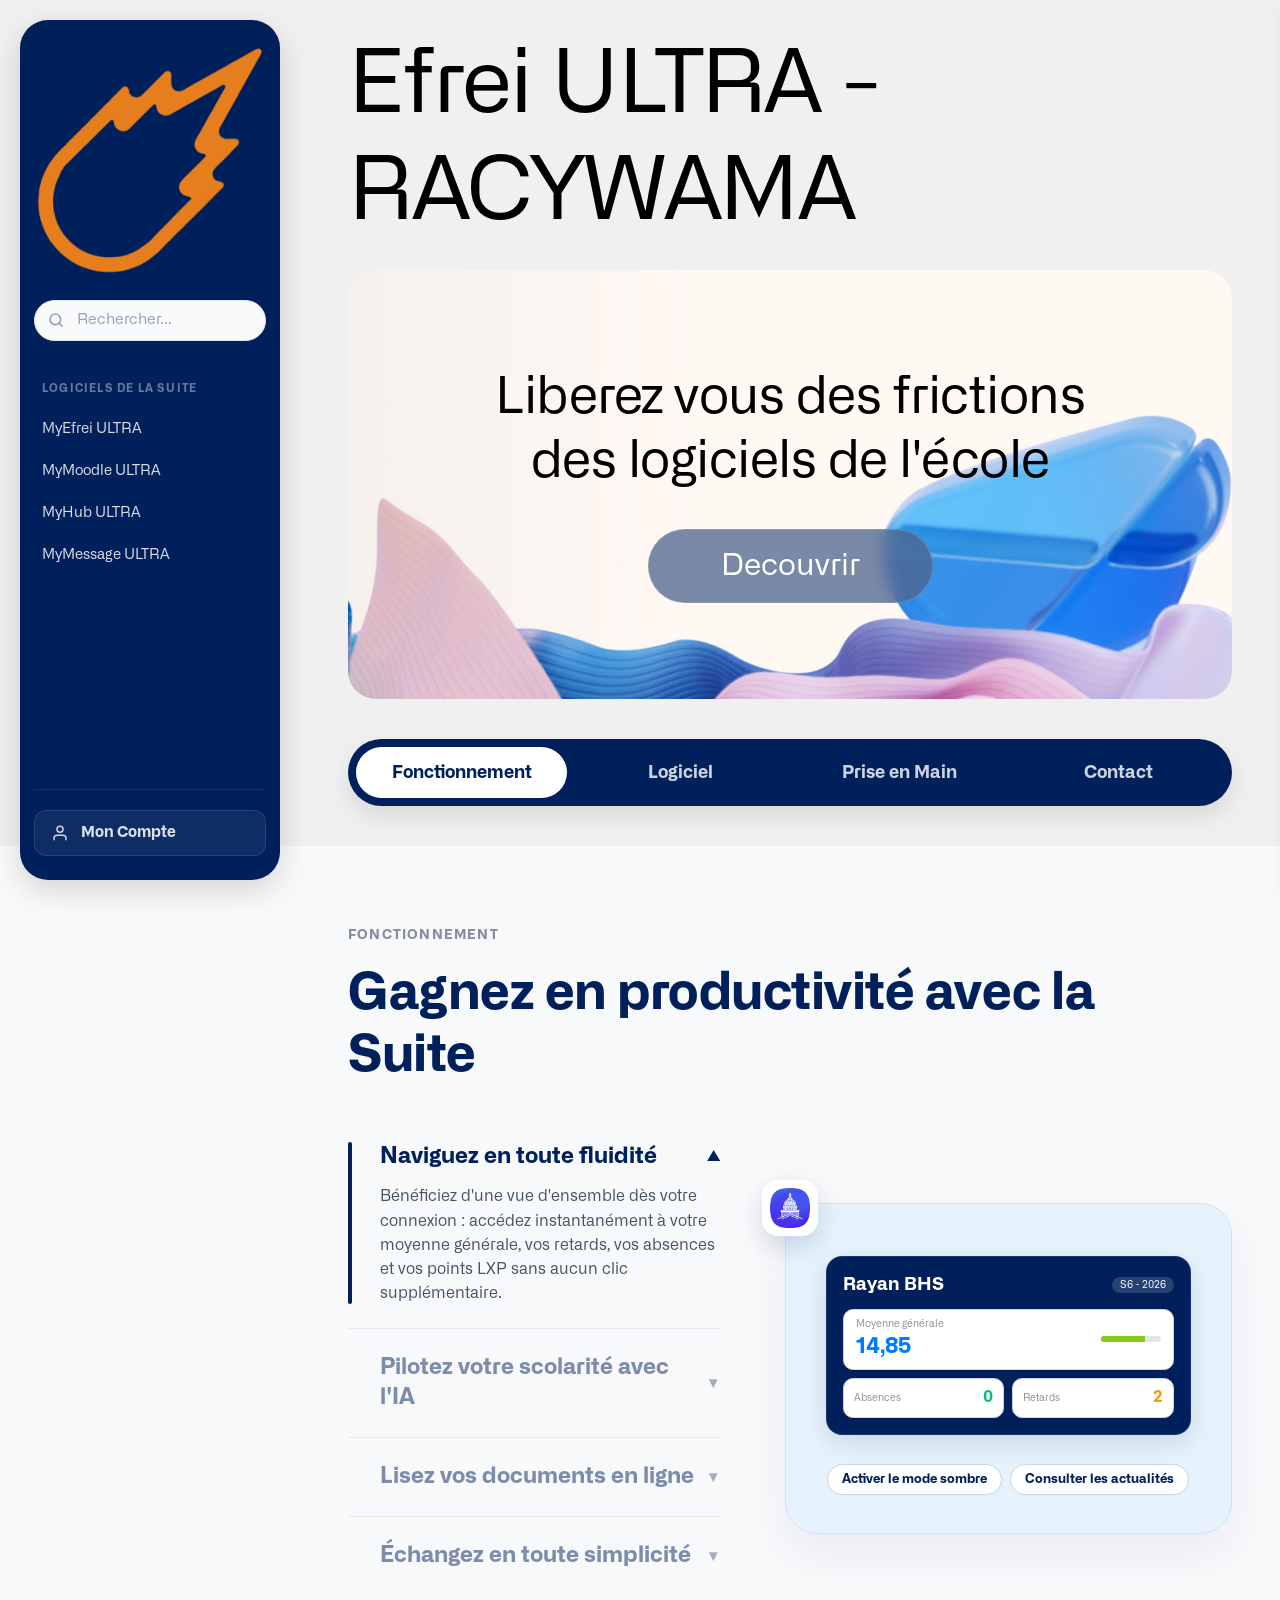
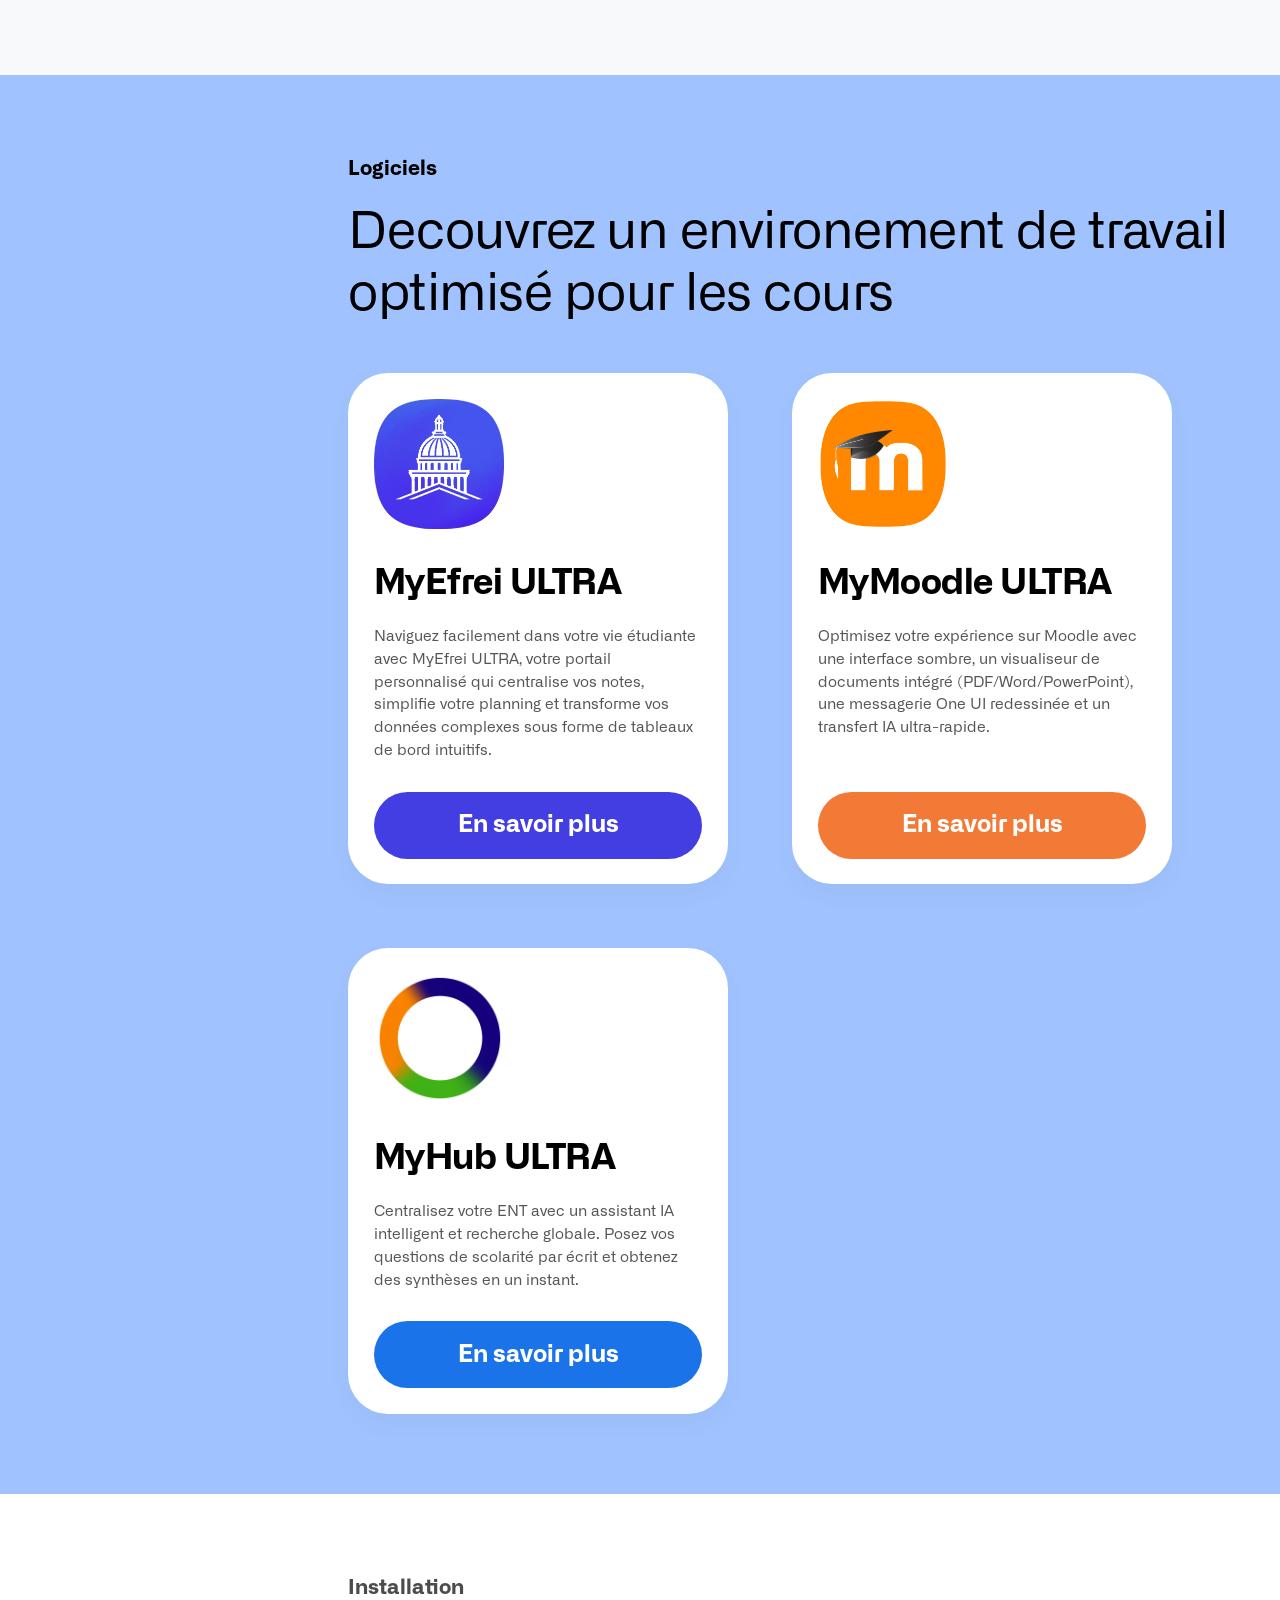
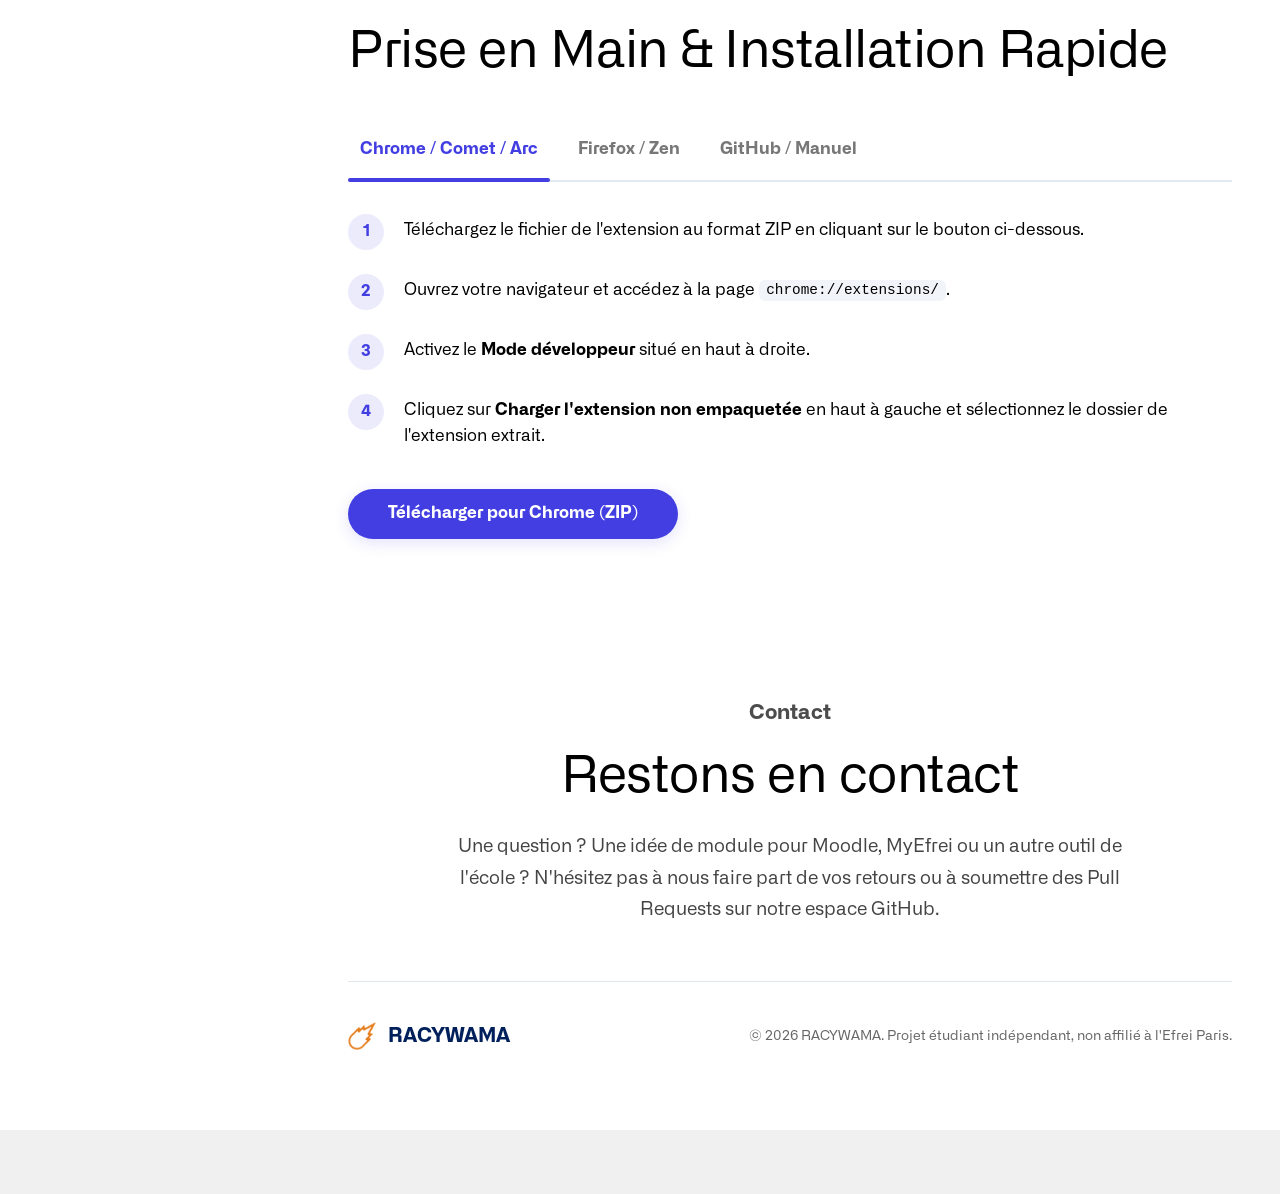
<file: index.html>
<!DOCTYPE html>
<html lang="fr">
<head>
  <meta charset="UTF-8">
  <meta name="viewport" content="width=device-width, initial-scale=1.0">
  <title>Efrei ULTRA - RACYWAMA</title>
  
  <!-- SEO Meta Tags -->
  <meta name="description" content="Découvrez RACYWAMA - La Suite. Modernisez et optimisez votre expérience sur l'ENT MyEfrei et Moodle. Thème sombre, planning interactif, suivi des notes et plus encore.">
  <meta name="keywords" content="Efrei, MyEfrei, Moodle, Extension, Chrome, Firefox, Thème Sombre, Emploi du temps, Notes, Absences, Racywama">
  <meta name="author" content="Racywama">

  <!-- Open Graph / Facebook -->
  <meta property="og:type" content="website">
  <meta property="og:title" content="Efrei ULTRA - RACYWAMA">
  <meta property="og:description" content="Libérez-vous des frictions des logiciels de l'école. Thème sombre, planning, notes et carte du campus.">
  <meta property="og:image" content="img/logo.png">

  <!-- Favicon -->
  <link rel="icon" type="image/png" href="img/logo.png">

  <!-- Stylesheet -->
  <link rel="stylesheet" href="index.css">
</head>
<body>

  <!-- MOBILE HEADER (Visible on <= 992px) -->
  <header class="mobile-header">
    <a href="index.html" class="mobile-logo-wrapper">
      <img src="img/logo.png" alt="RACYWAMA Comet Logo" class="mobile-logo-img">
    </a>
    <button class="mye-hamburger-btn" id="mye-hamburger-btn" aria-label="Menu">
      <span></span>
      <span></span>
      <span></span>
    </button>
  </header>

  <!-- MOBILE DRAWER (Visible on <= 992px) -->
  <div id="mye-mobile-drawer" class="mye-mobile-drawer">
    <div class="mye-drawer-header">
      <button class="mye-drawer-close" id="mye-drawer-close" aria-label="Fermer">
        <svg viewBox="0 0 24 24" fill="none" stroke="currentColor" stroke-width="2" stroke-linecap="round" stroke-linejoin="round"><line x1="18" y1="6" x2="6" y2="18"></line><line x1="6" y1="6" x2="18" y2="18"></line></svg>
      </button>
    </div>
    
    <!-- Drawer Profile Info -->
    <div class="mye-drawer-profile-container">
      <div class="avatar-gradient drawer-avatar" id="drawer-profile-avatar">--</div>
      <div class="mye-drawer-profile-details">
        <h3 class="mye-drawer-name" id="drawer-profile-name">Non connecté</h3>
        <span class="mye-drawer-badge" id="drawer-profile-class">Aucune extension</span>
      </div>
    </div>
    
    <nav class="mye-drawer-nav">
      <a href="myefrei-ultra.html" class="mye-drawer-item">
        <span class="mye-drawer-item-text">MyEfrei ULTRA</span>
      </a>
      <a href="mymoodle-ultra.html" class="mye-drawer-item">
        <span class="mye-drawer-item-text">MyMoodle ULTRA</span>
      </a>
      <a href="MyHub-ultra.html" class="mye-drawer-item">
        <span class="mye-drawer-item-text">MyHub ULTRA</span>
      </a>
      <a href="mymessage-ultra.html" class="mye-drawer-item">
        <span class="mye-drawer-item-text">MyMessage ULTRA</span>
      </a>
      <a href="mon-compte.html" class="mye-drawer-item">
        <span class="mye-drawer-item-text">Mon Compte</span>
      </a>
    </nav>
  </div>

  <!-- DRAWER OVERLAY -->
  <div id="mye-drawer-overlay" class="mye-drawer-overlay"></div>

  <!-- LEFT SIDEBAR -->
  <aside class="sidebar">
    <div class="sidebar-top">
      <a href="#" class="sidebar-logo-wrapper" id="sidebar-logo">
        <img src="img/logo.png" alt="RACYWAMA Comet Logo" class="sidebar-logo-img">
      </a>
      <div class="sidebar-search-container">
        <svg class="sidebar-search-icon" width="16" height="16" viewBox="0 0 24 24" fill="none" stroke="currentColor" stroke-width="2.5" stroke-linecap="round" stroke-linejoin="round"><circle cx="11" cy="11" r="8"></circle><line x1="21" y1="21" x2="16.65" y2="16.65"></line></svg>
        <input type="text" placeholder="Rechercher..." id="sidebar-search" class="sidebar-search-input">
      </div>
    </div>
    
    <!-- Software List inside Sidebar -->
    <nav class="sidebar-nav">
      <p class="sidebar-nav-title">Logiciels de la Suite</p>
      <ul class="sidebar-menu">
        <li>
          <a href="myefrei-ultra.html" class="sidebar-menu-link">
            MyEfrei ULTRA
          </a>
        </li>
        <li>
          <a href="mymoodle-ultra.html" class="sidebar-menu-link">
            MyMoodle ULTRA
          </a>
        </li>
        <li>
          <a href="MyHub-ultra.html" class="sidebar-menu-link">
            MyHub ULTRA
          </a>
        </li>
        <li>
          <a href="mymessage-ultra.html" class="sidebar-menu-link">
            MyMessage ULTRA
          </a>
        </li>
      </ul>
    </nav>

    <!-- Sidebar Bottom (Account Button) -->
    <div class="sidebar-bottom">
      <a href="mon-compte.html" class="sidebar-account-btn" id="sidebar-account-btn">
        <svg class="sidebar-account-icon" width="18" height="18" viewBox="0 0 24 24" fill="none" stroke="currentColor" stroke-width="2" stroke-linecap="round" stroke-linejoin="round"><path d="M20 21v-2a4 4 0 0 0-4-4H8a4 4 0 0 0-4 4v2"></path><circle cx="12" cy="7" r="4"></circle></svg>
        <span>Mon Compte</span>
      </a>
    </div>
  </aside>

  <!-- MAIN CONTENT AREA -->
  <main class="main-content">
    
    <!-- Top Header -->
    <div class="top-header">
      <h1 class="main-title">Efrei ULTRA - RACYWAMA</h1>
    </div>

    <!-- Hero Card / Banner -->
    <section class="hero-card-banner" id="hero">
      <div class="hero-card-content">
        <h2>Liberez vous des frictions des logiciels de l'école</h2>
        <a href="#fonctionnement" class="btn-decouvrir" id="btn-decouvrir">Decouvrir</a>
      </div>
    </section>

    <!-- Sub-navigation horizontal bar -->
    <nav class="horizontal-nav-bar">
      <ul class="horizontal-nav-list">
        <li><a href="#fonctionnement" class="h-nav-link active" id="nav-btn-fonctionnement">Fonctionnement</a></li>
        <li><a href="#logiciels" class="h-nav-link" id="nav-btn-logiciel">Logiciel</a></li>
        <li><a href="#prise-en-main" class="h-nav-link" id="nav-btn-prise-en-main">Prise en Main</a></li>
        <li><a href="#contact" class="h-nav-link" id="nav-btn-contact">Contact</a></li>
      </ul>
    </nav>
    
    <!-- SECTION 1: FONCTIONNEMENT -->
    <section id="fonctionnement" class="section-block fonctionnement-section">
      <div class="section-container">
        <span class="section-label" style="text-transform: uppercase; letter-spacing: 1.2px; font-size: 0.85rem; opacity: 0.8; font-weight: 700;">Fonctionnement</span>
        <h3 class="section-headline" style="font-weight: 700; color: #00205C; margin-bottom: 3.5rem;">Gagnez en productivité avec la Suite</h3>
        
        <div class="office-style-layout">
          <div class="office-tabs">
            <div class="office-tab-item active" data-target="preview-dash">
              <div class="office-tab-header">
                <h4>Naviguez en toute fluidité</h4>
                <span class="office-tab-arrow">▲</span>
              </div>
              <div class="office-tab-body">
                <p>Bénéficiez d'une vue d'ensemble dès votre connexion : accédez instantanément à votre moyenne générale, vos retards, vos absences et vos points LXP sans aucun clic supplémentaire.</p>
              </div>
            </div>
            
            <div class="office-tab-item" data-target="preview-ai">
              <div class="office-tab-header">
                <h4>Pilotez votre scolarité avec l'IA</h4>
                <span class="office-tab-arrow">▼</span>
              </div>
              <div class="office-tab-body">
                <p>Interrogez l'assistant intelligent MyHub ULTRA directement depuis votre ENT. Obtenez des résumés de cours, des synthèses de mails ou des réponses sur votre moyenne en langage naturel.</p>
              </div>
            </div>
            
            <div class="office-tab-item" data-target="preview-moodle-viewer">
              <div class="office-tab-header">
                <h4>Lisez vos documents en ligne</h4>
                <span class="office-tab-arrow">▼</span>
              </div>
              <div class="office-tab-body">
                <p>Consultez vos PDF, Word (DOCX) et PowerPoint (PPTX) dans un lecteur intégré directement sur Moodle, sans surcharger votre dossier de téléchargements.</p>
              </div>
            </div>
            
            <div class="office-tab-item" data-target="preview-moodle-chat">
              <div class="office-tab-header">
                <h4>Échangez en toute simplicité</h4>
                <span class="office-tab-arrow">▼</span>
              </div>
              <div class="office-tab-body">
                <p>Discutez de manière intuitive avec vos professeurs et camarades de classe grâce à un fil de messagerie modernisé selon les standards One UI.</p>
              </div>
            </div>
          </div>
          
          <!-- Right Preview Panel -->
          <div class="office-preview-panel">
            <div class="office-preview-card">
              
              <!-- Floating App badge -->
              <div class="office-floating-badge">
                <img src="img/logomyEfreiUltra.png" alt="myEfrei ULTRA logo">
              </div>

              <!-- Preview 1: Dashboard -->
              <div class="office-preview-content active" id="preview-dash">
                <div class="mye-custom-dashboard-mock">
                  <div class="mye-dash-card" style="padding: 16px; width: 100%; border-radius: 16px; box-sizing: border-box;">
                    <div class="mye-dash-header" style="margin-bottom: 12px; margin-top: 0; display: flex; justify-content: space-between; align-items: center;">
                      <h4 class="mye-dash-title js-mye-user-name" style="font-size: 18px; color: white; margin: 0; font-weight: 700;">Rayan BHS</h4>
                      <span class="mye-dash-period-badge js-mye-user-period" style="font-size: 10px; padding: 2px 8px; background: rgba(255,255,255,0.15); border-radius: 20px;">S6 - 2026</span>
                    </div>
                    <div class="mye-dash-stats-grid" style="display: flex; gap: 8px; flex-direction: column; height: auto;">
                      <div class="mye-stat-box" style="padding: 8px 12px; display: flex; flex-direction: row; align-items: center; justify-content: space-between; border-radius: 10px;">
                        <div>
                          <div class="mye-stat-title" style="font-size: 10px; color: #8e8e93; font-weight: 500;">Moyenne générale</div>
                          <div class="mye-stat-value js-mye-user-average" style="font-size: 22px; margin-top: 2px; color: #007aff; font-weight: 700;">14,85</div>
                        </div>
                        <div class="mye-stat-progress" style="height: 6px; width: 60px; margin-top: 0; background: #e5e5ea; border-radius: 3px; overflow: hidden;">
                          <div class="mye-stat-progress-bar js-mye-user-average-bar" style="width: 74%; background-color: #84cc16; height: 100%;"></div>
                        </div>
                      </div>
                      <div class="mye-stat-middle-col" style="display: flex; flex-direction: row; gap: 8px; width: 100%;">
                        <div class="mye-stat-middle-box" style="padding: 6px 10px; height: 40px; flex: 1; justify-content: space-between; align-items: center; border-radius: 10px; display: flex;">
                          <span class="mye-middle-title" style="font-size: 10px; color: #8e8e93; font-weight: 500;">Absences</span>
                          <span class="mye-middle-value js-mye-user-absences" style="font-size: 16px; color: #10b981; font-weight: 700;">0</span>
                        </div>
                        <div class="mye-stat-middle-box" style="padding: 6px 10px; height: 40px; flex: 1; justify-content: space-between; align-items: center; border-radius: 10px; display: flex;">
                          <span class="mye-middle-title" style="font-size: 10px; color: #8e8e93; font-weight: 500;">Retards</span>
                          <span class="mye-middle-value js-mye-user-retards" style="font-size: 16px; color: #f59e0b; font-weight: 700;">2</span>
                        </div>
                      </div>
                    </div>
                  </div>
                </div>
                <div class="office-suggestion-chips">
                  <span class="office-chip">Activer le mode sombre</span>
                  <span class="office-chip">Consulter les actualités</span>
                </div>
              </div>
              
              <!-- Preview 2: IA Chatbot (MyHub) -->
              <div class="office-preview-content" id="preview-ai">
                <div style="width: 100%; display: flex; flex-direction: column; background: #ffffff; border-radius: 12px; border: 1px solid #cbd5e1; overflow: hidden; text-align: left; box-sizing: border-box; font-family: sans-serif;">
                  <!-- Chatbot Header -->
                  <div style="background: #f8fafc; padding: 8px 12px; border-bottom: 1px solid #e5e7eb; display: flex; align-items: center; justify-content: space-between;">
                    <div style="display: flex; align-items: center; gap: 6px;">
                      <img src="img/logoMyHub.png" style="width: 14px; height: 14px; border-radius: 4px;" alt="MyHub">
                      <span style="font-size: 9px; font-weight: bold; color: #1a73e8;">Assistant IA MyHub</span>
                    </div>
                    <span style="font-size: 8px; color: #059669; font-weight: 700;">★ ULTRA</span>
                  </div>
                  <!-- Chat messages -->
                  <div style="padding: 10px; display: flex; flex-direction: column; gap: 6px; background: #f4f6fa; min-height: 80px; justify-content: center;">
                    <div style="align-self: flex-end; background: #1a73e8; color: white; padding: 6px 8px; border-radius: 10px; border-bottom-right-radius: 2px; font-size: 8px; max-width: 80%;">
                      Calcule ma moyenne pour l'UE1 NoSQL
                    </div>
                    <div style="align-self: flex-start; background: white; color: #1f2937; padding: 6px 8px; border-radius: 10px; border-bottom-left-radius: 2px; font-size: 8px; max-width: 80%; box-shadow: 0 1px 2px rgba(0,0,0,0.05); line-height: 1.3;">
                      Votre moyenne pour l'UE1 est de <strong>15,00/20</strong>. Projet NoSQL : 15 &bull; Simulation DE : 16.30/20.
                    </div>
                  </div>
                </div>
                <div class="office-suggestion-chips">
                  <span class="office-chip">Mes devoirs</span>
                  <span class="office-chip">Synthèse du cours</span>
                </div>
              </div>

              <!-- Preview 3: Moodle Document Viewer -->
              <div class="office-preview-content" id="preview-moodle-viewer">
                <div style="width: 100%; display: flex; flex-direction: column; background: #151a24; border-radius: 12px; border: 1px solid #1d2633; overflow: hidden; text-align: left; box-sizing: border-box; font-family: sans-serif;">
                  <div style="background: #1e2535; padding: 6px 10px; display: flex; justify-content: space-between; align-items: center; border-bottom: 1px solid #1d2633;">
                    <span style="font-size: 9px; color: white; font-weight: 600;">📂 Cours_NoSQL_Intro.pptx</span>
                    <span style="font-size: 8px; color: #ff8a00; font-weight: 700;">Diaporama</span>
                  </div>
                  <div style="padding: 10px; background: white; color: #333; height: 90px; display: flex; flex-direction: column; justify-content: center; gap: 4px;">
                    <span style="font-size: 7px; color: #888; font-weight: 600;">Diapositive 1 / 3</span>
                    <h5 style="font-size: 9px; font-weight: 700; margin: 0; color: #111;">Bases de Données NoSQL</h5>
                    <ul style="font-size: 7px; margin: 0; padding-left: 10px; color: #444; line-height: 1.3;">
                      <li>Scalabilité horizontale</li>
                      <li>Modèles Clé-Valeur, Documents, Graphes</li>
                    </ul>
                  </div>
                </div>
                <div class="office-suggestion-chips">
                  <span class="office-chip">Diapositive suivante</span>
                  <span class="office-chip">Extraire le texte</span>
                </div>
              </div>

              <!-- Preview 4: Moodle Chat Messagerie -->
              <div class="office-preview-content" id="preview-moodle-chat">
                <div style="width: 100%; display: flex; flex-direction: column; background: #f4f6fa; border-radius: 12px; border: 1px solid #cbd5e1; overflow: hidden; text-align: left; box-sizing: border-box;">
                  <!-- Chat Header -->
                  <div style="background: white; padding: 6px 10px; border-bottom: 1px solid #e5e7eb; display: flex; align-items: center; gap: 6px;">
                    <div style="width: 16px; height: 16px; border-radius: 50%; background: #007aff; color: white; display: flex; align-items: center; justify-content: center; font-size: 8px; font-weight: bold;">A</div>
                    <span style="font-size: 9px; font-weight: bold; color: #1f2937;">Alexandre (Professeur)</span>
                  </div>
                  <!-- Chat Message -->
                  <div style="padding: 10px; display: flex; flex-direction: column; gap: 6px;">
                    <div style="align-self: flex-start; background: white; color: #1f2937; padding: 6px 8px; border-radius: 10px; border-bottom-left-radius: 2px; font-size: 8px; max-width: 80%; box-shadow: 0 1px 2px rgba(0,0,0,0.05);">
                      Avez-vous regardé le projet NoSQL ?
                    </div>
                    <div style="align-self: flex-end; background: #ff8a00; color: white; padding: 6px 8px; border-radius: 10px; border-bottom-right-radius: 2px; font-size: 8px; max-width: 80%;">
                      Oui, j'analyse le document en ce moment.
                    </div>
                  </div>
                </div>
                <div class="office-suggestion-chips">
                  <span class="office-chip">Répondre au message</span>
                  <span class="office-chip">Synthèse IA du cours</span>
                </div>
              </div>
              
            </div>
          </div>
        </div>
      </div>
    </section>

    <!-- SECTION 2: LOGICIELS -->
    <section id="logiciels" class="section-block logiciels-section">
      <div class="section-container">
        <span class="section-label">Logiciels</span>
        <h3 class="section-headline">Decouvrez un environement de travail optimisé pour les cours</h3>

        <div class="software-cards-stack">
          <!-- MyEfrei ULTRA Card -->
          <article class="software-card" id="card-myefrei-ultra">
            <div class="card-icon-wrapper">
              <img src="img/logomyEfreiUltra.png" alt="MyEfrei ULTRA Dome Icon" class="card-logo-img">
            </div>
            <h4 class="card-title">MyEfrei ULTRA</h4>
            <p class="card-description">
              Naviguez facilement dans votre vie étudiante avec MyEfrei ULTRA, votre portail personnalisé qui centralise vos notes, simplifie votre planning et transforme vos données complexes sous forme de tableaux de bord intuitifs.
            </p>
            <a href="myefrei-ultra.html" class="btn-card btn-card-blue">En savoir plus</a>
          </article>

          <!-- MyMoodle ULTRA Card -->
          <article class="software-card" id="card-mymoodle-ultra">
            <div class="card-icon-wrapper">
              <img src="img/logoMyMoodleUltra.png" alt="MyMoodle ULTRA Logo" class="card-logo-img">
            </div>
            <h4 class="card-title">MyMoodle ULTRA</h4>
            <p class="card-description">
              Optimisez votre expérience sur Moodle avec une interface sombre, un visualiseur de documents intégré (PDF/Word/PowerPoint), une messagerie One UI redessinée et un transfert IA ultra-rapide.
            </p>
            <a href="mymoodle-ultra.html" class="btn-card btn-card-orange">En savoir plus</a>
          </article>

          <!-- MyHub ULTRA Card -->
          <article class="software-card" id="card-MyHub-ultra">
            <div class="card-icon-wrapper">
              <img src="img/logoMyHub.png" alt="MyHub ULTRA Logo" class="card-logo-img">
            </div>
            <h4 class="card-title">MyHub ULTRA</h4>
            <p class="card-description">
              Centralisez votre ENT avec un assistant IA intelligent et recherche globale. Posez vos questions de scolarité par écrit et obtenez des synthèses en un instant.
            </p>
            <a href="MyHub-ultra.html" class="btn-card btn-card-purple" style="background-color: var(--ultra-blue-ai, #1a73e8);">En savoir plus</a>
          </article>
        </div>
      </div>
    </section>

    <!-- SECTION 3: PRISE EN MAIN (INSTALLATION) -->
    <section id="prise-en-main" class="section-block prise-en-main-section">
      <div class="section-container">
        <span class="section-label">Installation</span>
        <h3 class="section-headline">Prise en Main & Installation Rapide</h3>
        
        <div class="install-wrapper">
          <div class="install-tabs-header">
            <button class="install-tab-btn active" data-tab="chrome-guide" id="tab-btn-chrome">Chrome / Comet / Arc</button>
            <button class="install-tab-btn" data-tab="firefox-guide" id="tab-btn-firefox">Firefox / Zen</button>
            <button class="install-tab-btn" data-tab="manual-guide" id="tab-btn-manual">GitHub / Manuel</button>
          </div>

          <div class="install-tabs-content">
            <!-- Chrome Content -->
            <div class="install-tab-pane active" id="chrome-guide">
              <ol class="install-steps">
                <li>
                  <div class="step-number">1</div>
                  <div class="step-text">Téléchargez le fichier de l'extension au format ZIP en cliquant sur le bouton ci-dessous.</div>
                </li>
                <li>
                  <div class="step-number">2</div>
                  <div class="step-text">Ouvrez votre navigateur et accédez à la page <code>chrome://extensions/</code>.</div>
                </li>
                <li>
                  <div class="step-number">3</div>
                  <div class="step-text">Activez le <strong>Mode développeur</strong> situé en haut à droite.</div>
                </li>
                <li>
                  <div class="step-number">4</div>
                  <div class="step-text">Cliquez sur <strong>Charger l'extension non empaquetée</strong> en haut à gauche et sélectionnez le dossier de l'extension extrait.</div>
                </li>
              </ol>
              <div class="install-actions">
                <a href="https://github.com" target="_blank" class="btn-action-download">Télécharger pour Chrome (ZIP)</a>
              </div>
            </div>

            <!-- Firefox Content -->
            <div class="install-tab-pane" id="firefox-guide">
              <ol class="install-steps">
                <li>
                  <div class="step-number">1</div>
                  <div class="step-text">Téléchargez le fichier de l'extension pour Firefox.</div>
                </li>
                <li>
                  <div class="step-number">2</div>
                  <div class="step-text">Saisissez <code>about:debugging</code> dans votre barre d'adresse Firefox et cliquez sur <strong>Ce Firefox</strong>.</div>
                </li>
                <li>
                  <div class="step-number">3</div>
                  <div class="step-text">Cliquez sur <strong>Charger un module temporaire...</strong> et sélectionnez le fichier <code>manifest.json</code> de l'extension.</div>
                </li>
              </ol>
              <div class="install-actions">
                <a href="https://github.com" target="_blank" class="btn-action-download btn-firefox">Télécharger pour Firefox</a>
              </div>
            </div>

            <!-- Manual Content -->
            <div class="install-tab-pane" id="manual-guide">
              <ol class="install-steps">
                <li>
                  <div class="step-number">1</div>
                  <div class="step-text">Rendez-vous sur le dépôt officiel de la suite RACYWAMA sur GitHub.</div>
                </li>
                <li>
                  <div class="step-number">2</div>
                  <div class="step-text">Clonez le dépôt en ligne de commande : <code>git clone https://github.com/...</code>.</div>
                </li>
                <li>
                  <div class="step-number">3</div>
                  <div class="step-text">Suivez le guide de contribution si vous souhaitez ajouter vos propres thèmes ou modules !</div>
                </li>
              </ol>
              <div class="install-actions">
                <a href="https://github.com" target="_blank" class="btn-action-download btn-manual">Visiter le dépôt GitHub</a>
              </div>
            </div>
          </div>
        </div>
      </div>
    </section>

    <!-- SECTION 4: CONTACT & FOOTER -->
    <section id="contact" class="section-block contact-section">
      <div class="section-container">
        <span class="section-label">Contact</span>
        <h3 class="section-headline">Restons en contact</h3>
        <p class="section-paragraph">
          Une question ? Une idée de module pour Moodle, MyEfrei ou un autre outil de l'école ? N'hésitez pas à nous faire part de vos retours ou à soumettre des Pull Requests sur notre espace GitHub.
        </p>
        
        <div class="footer-wrapper">
          <div class="footer-brand">
            <img src="img/logo.png" alt="Racywama Comet" class="footer-logo">
            <span>RACYWAMA</span>
          </div>
          <div class="footer-copyright">
            &copy; 2026 RACYWAMA. Projet étudiant indépendant, non affilié à l'Efrei Paris.
          </div>
        </div>
      </div>
    </section>

  </main>

  <!-- Javascript -->
  <script src="index.js"></script>
</body>
</html>
</file>
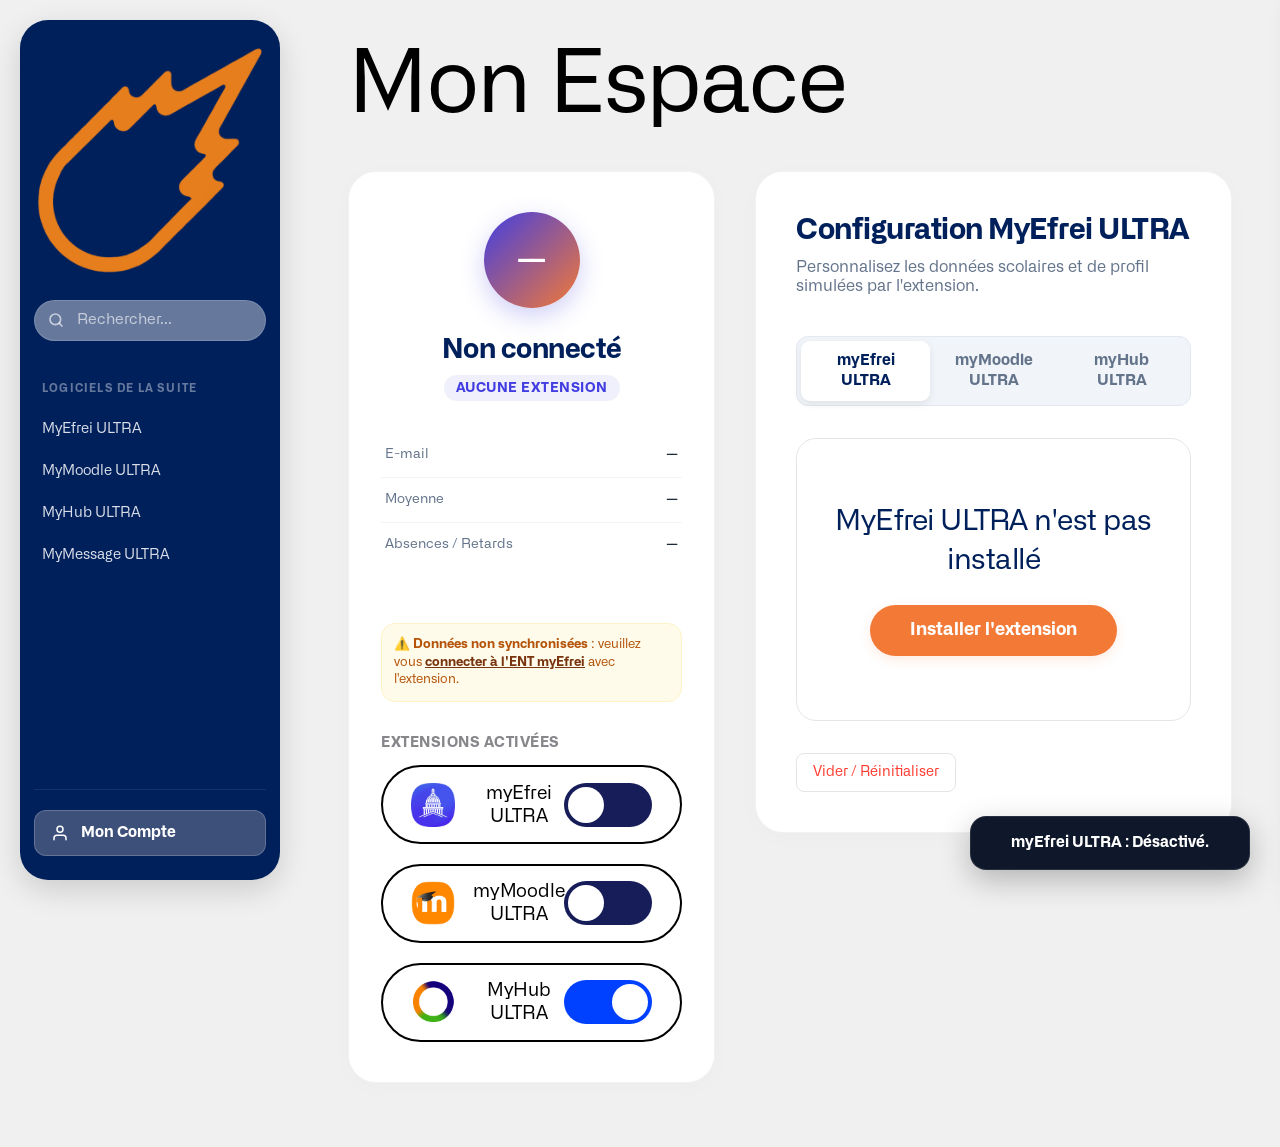
<file: mon-compte.html>
<!DOCTYPE html>
<html lang="fr">
<head>
  <meta charset="UTF-8">
  <meta name="viewport" content="width=device-width, initial-scale=1.0">
  <title>Mon Compte - RACYWAMA</title>
  
  <!-- SEO Meta Tags -->
  <meta name="description" content="Gérez votre profil RACYWAMA, activez vos extensions et configurez vos préférences pour MyEfrei ULTRA et MyMoodle ULTRA.">
  <meta name="author" content="Racywama">

  <!-- Favicon -->
  <link rel="icon" type="image/png" href="img/logo.png">

  <!-- Stylesheets -->
  <link rel="stylesheet" href="index.css">
  <link rel="stylesheet" href="mon-compte.css">
</head>
<body class="account-page-body is-unconnected">

  <!-- MOBILE HEADER (Visible on <= 992px) -->
  <header class="mobile-header">
    <a href="index.html" class="mobile-logo-wrapper">
      <img src="img/logo.png" alt="RACYWAMA Comet Logo" class="mobile-logo-img">
    </a>
    <button class="mye-hamburger-btn" id="mye-hamburger-btn" aria-label="Menu">
      <span></span>
      <span></span>
      <span></span>
    </button>
  </header>

  <!-- MOBILE DRAWER (Visible on <= 992px) -->
  <div id="mye-mobile-drawer" class="mye-mobile-drawer">
    <div class="mye-drawer-header">
      <button class="mye-drawer-close" id="mye-drawer-close" aria-label="Fermer">
        <svg viewBox="0 0 24 24" fill="none" stroke="currentColor" stroke-width="2" stroke-linecap="round" stroke-linejoin="round"><line x1="18" y1="6" x2="6" y2="18"></line><line x1="6" y1="6" x2="18" y2="18"></line></svg>
      </button>
    </div>
    
    <!-- Drawer Profile Info -->
    <div class="mye-drawer-profile-container">
      <div class="avatar-gradient drawer-avatar" id="drawer-profile-avatar">--</div>
      <div class="mye-drawer-profile-details">
        <h3 class="mye-drawer-name" id="drawer-profile-name">Non connecté</h3>
        <span class="mye-drawer-badge" id="drawer-profile-class">Aucune extension</span>
      </div>
    </div>
    
    <nav class="mye-drawer-nav">
      <a href="myefrei-ultra.html" class="mye-drawer-item">
        <span class="mye-drawer-item-text">MyEfrei ULTRA</span>
      </a>
      <a href="mymoodle-ultra.html" class="mye-drawer-item">
        <span class="mye-drawer-item-text">MyMoodle ULTRA</span>
      </a>
      <a href="MyHub-ultra.html" class="mye-drawer-item">
        <span class="mye-drawer-item-text">MyHub ULTRA</span>
      </a>
      <a href="mymessage-ultra.html" class="mye-drawer-item">
        <span class="mye-drawer-item-text">MyMessage ULTRA</span>
      </a>
      <a href="mon-compte.html" class="mye-drawer-item active">
        <span class="mye-drawer-item-text">Mon Compte</span>
      </a>
    </nav>
  </div>

  <!-- DRAWER OVERLAY -->
  <div id="mye-drawer-overlay" class="mye-drawer-overlay"></div>

  <!-- LEFT SIDEBAR -->
  <aside class="sidebar">
    <div class="sidebar-top">
      <a href="index.html" class="sidebar-logo-wrapper" id="sidebar-logo">
        <img src="img/logo.png" alt="RACYWAMA Comet Logo" class="sidebar-logo-img">
      </a>
      <div class="sidebar-search-container">
        <svg class="sidebar-search-icon" width="16" height="16" viewBox="0 0 24 24" fill="none" stroke="currentColor" stroke-width="2.5" stroke-linecap="round" stroke-linejoin="round"><circle cx="11" cy="11" r="8"></circle><line x1="21" y1="21" x2="16.65" y2="16.65"></line></svg>
        <input type="text" placeholder="Rechercher..." id="sidebar-search" class="sidebar-search-input">
      </div>
    </div>
    
    <!-- Software List inside Sidebar -->
    <nav class="sidebar-nav">
      <p class="sidebar-nav-title">Logiciels de la Suite</p>
      <ul class="sidebar-menu">
        <li>
          <a href="myefrei-ultra.html" class="sidebar-menu-link">
            MyEfrei ULTRA
          </a>
        </li>
        <li>
          <a href="mymoodle-ultra.html" class="sidebar-menu-link">
            MyMoodle ULTRA
          </a>
        </li>
        <li>
          <a href="MyHub-ultra.html" class="sidebar-menu-link">
            MyHub ULTRA
          </a>
        </li>
        <li>
          <a href="mymessage-ultra.html" class="sidebar-menu-link">
            MyMessage ULTRA
          </a>
        </li>
      </ul>
    </nav>

    <!-- Sidebar Bottom (Account Button) -->
    <div class="sidebar-bottom">
      <a href="mon-compte.html" class="sidebar-account-btn active" id="sidebar-account-btn">
        <svg class="sidebar-account-icon" width="18" height="18" viewBox="0 0 24 24" fill="none" stroke="currentColor" stroke-width="2" stroke-linecap="round" stroke-linejoin="round"><path d="M20 21v-2a4 4 0 0 0-4-4H8a4 4 0 0 0-4 4v2"></path><circle cx="12" cy="7" r="4"></circle></svg>
        <span>Mon Compte</span>
      </a>
    </div>
  </aside>

  <!-- MAIN CONTENT AREA -->
  <main class="main-content">
    
    <!-- Top Header -->
    <div class="top-header">
      <h1 class="main-title">Mon Espace</h1>
    </div>

    <!-- STATE 1: UNCONNECTED VIEW (Default) -->
    <div id="state-unconnected" class="unconnected-container">
      <!-- Unconnected Message Card (If installed but not connected) -->
      <div class="card-unconnected-msg mye-installed-only" style="text-align: center;">
        <h2 style="margin-bottom: 2rem;">Veuillez lancer myEfrei ULTRA pour avoir vos informations</h2>
        <a href="https://auth.myefrei.fr/uaa/interaction/dcYDgSKBVvpcvzDMq9liF" target="_blank" class="btn-mye-connect" style="display: inline-block; padding: 0.85rem 2.5rem; background-color: var(--btn-blue, #423ee2); color: #ffffff; text-decoration: none; border-radius: 100px; font-weight: 600; font-size: 1.1rem; box-shadow: 0 4px 12px rgba(66, 62, 226, 0.15); transition: all 0.2s ease;">Se connecter à myEfrei</a>
      </div>

      <!-- Unconnected Message Card (If NOT installed) -->
      <div class="card-unconnected-msg mye-not-installed-only" style="text-align: center; display: none;">
        <h2 style="margin-bottom: 2rem;">MyEfrei ULTRA n'est pas installé</h2>
        <a href="index.html#prise-en-main" class="btn-mye-install" style="display: inline-block; padding: 0.85rem 2.5rem; background-color: var(--btn-orange, #f37936); color: #ffffff; text-decoration: none; border-radius: 100px; font-weight: 600; font-size: 1.1rem; box-shadow: 0 4px 12px rgba(243, 121, 54, 0.15); transition: all 0.2s ease;">Installer l'extension</a>
      </div>

      <!-- Extensions Status Card -->
      <div class="card-extensions-status">
        <h3>Extensions activées</h3>
        <div class="extensions-pills-list">
          
          <!-- Extension 1: myEfrei ULTRA -->
          <div class="extension-pill-item">
            <div class="extension-pill-left">
              <img src="img/logomyEfreiUltra.png" alt="myEfrei ULTRA Logo" class="extension-logo-img">
              <span class="extension-name">myEfrei ULTRA</span>
            </div>
            <label class="switch">
              <input type="checkbox" id="extension-toggle-unconnected">
              <span class="slider"></span>
            </label>
          </div>

          <!-- Extension 2: myMoodle ULTRA -->
          <div class="extension-pill-item">
            <div class="extension-pill-left">
              <img src="img/logoMyMoodleUltra.png" alt="myMoodle ULTRA Logo" class="extension-logo-img">
              <span class="extension-name">myMoodle ULTRA</span>
            </div>
            <label class="switch">
              <input type="checkbox" id="moodle-toggle-unconnected">
              <span class="slider"></span>
            </label>
          </div>

          <!-- Extension 3: MyHub ULTRA -->
          <div class="extension-pill-item">
            <div class="extension-pill-left">
              <img src="img/logoMyHub.png" alt="MyHub ULTRA Logo" class="extension-logo-img">
              <span class="extension-name">MyHub ULTRA</span>
            </div>
            <label class="switch">
              <input type="checkbox" id="hub-toggle-unconnected">
              <span class="slider"></span>
            </label>
          </div>

        </div>
      </div>
    </div>

    <!-- STATE 2: CONNECTED VIEW (Hidden by default) -->
    <div id="state-connected" class="account-grid">
      
      <!-- LEFT: Profile & License Info -->
      <div class="account-left-col">
        <div class="profile-card">
          <div class="avatar-gradient" id="profile-avatar">--</div>
          <h2 class="profile-name" id="profile-name">Non connecté</h2>
          <span class="profile-badge" id="profile-class">Aucune extension</span>
          
          <div class="profile-details">
            <div class="detail-row">
              <span class="detail-label">E-mail</span>
              <span class="detail-value" id="profile-email">--</span>
            </div>
            <div class="detail-row">
              <span class="detail-label">Moyenne</span>
              <span class="detail-value" id="profile-average">--</span>
            </div>
            <div class="detail-row">
              <span class="detail-label">Absences / Retards</span>
              <span class="detail-value" id="profile-attendance">--</span>
            </div>
          </div>
          
          <div class="profile-sync-warning" id="profile-sync-warning" style="margin-top: 1.5rem; font-size: 0.8rem; color: #b45309; background: #fffbeb; border: 1px solid #fef3c7; padding: 12px; border-radius: 14px; text-align: left; width: 100%; box-sizing: border-box; line-height: 1.4;">
            ⚠️ <strong>Données non synchronisées</strong> : veuillez vous <a href="https://auth.myefrei.fr/uaa/interaction/dcYDgSKBVvpcvzDMq9liF" target="_blank" style="color: #78350f; font-weight: 700; text-decoration: underline;">connecter à l'ENT myEfrei</a> avec l'extension.
          </div>

          <!-- Extensions activées -->
          <div class="pref-category" style="margin-top: 2rem; width: 100%;">
            <h4 class="pref-cat-title" style="text-align: left;">Extensions activées</h4>
            <div class="extensions-pills-list">
              
              <!-- Extension 1: myEfrei ULTRA -->
              <div class="extension-pill-item">
                <div class="extension-pill-left">
                  <img src="img/logomyEfreiUltra.png" alt="myEfrei ULTRA Logo" class="extension-logo-img">
                  <span class="extension-name">myEfrei ULTRA</span>
                </div>
                <label class="switch">
                  <input type="checkbox" checked id="extension-toggle-connected">
                  <span class="slider"></span>
                </label>
              </div>

              <!-- Extension 2: myMoodle ULTRA -->
              <div class="extension-pill-item">
                <div class="extension-pill-left">
                  <img src="img/logoMyMoodleUltra.png" alt="myMoodle ULTRA Logo" class="extension-logo-img">
                  <span class="extension-name">myMoodle ULTRA</span>
                </div>
                <label class="switch">
                  <input type="checkbox" id="moodle-toggle-connected">
                  <span class="slider"></span>
                </label>
              </div>

              <!-- Extension 3: MyHub ULTRA -->
              <div class="extension-pill-item">
                <div class="extension-pill-left">
                  <img src="img/logoMyHub.png" alt="MyHub ULTRA Logo" class="extension-logo-img">
                  <span class="extension-name">MyHub ULTRA</span>
                </div>
                <label class="switch">
                  <input type="checkbox" id="hub-toggle-connected">
                  <span class="slider"></span>
                </label>
              </div>

            </div>
          </div>

        </div>
      </div>

      <!-- RIGHT: Preferences & Extension Control -->
      <div class="account-right-col">
        <div class="preferences-card">

          <h3 class="card-section-title" id="preferences-card-title">Configuration MyEfrei ULTRA</h3>
          <p class="card-section-subtitle" id="preferences-card-subtitle">Personnalisez les données scolaires et de profil simulées par l'extension.</p>

          <div class="settings-tabs-header">
            <button class="settings-tab-btn active" data-settings-tab="tab-myefrei" type="button">myEfrei ULTRA</button>
            <button class="settings-tab-btn" data-settings-tab="tab-mymoodle" type="button">myMoodle ULTRA</button>
            <button class="settings-tab-btn" data-settings-tab="tab-myhub" type="button">myHub ULTRA</button>
          </div>

          <!-- TAB 1: MYEFREI ULTRA -->
          <div id="settings-tab-content-myefrei" class="settings-tab-content active">

            <!-- UNCONNECTED STATE VIEW FOR MYEFREI (Only shown if body has is-unconnected) -->
            <div class="mye-unconnected-only" style="margin-bottom: 2rem;">
              <!-- If installed but not connected -->
              <div class="card-unconnected-msg mye-installed-only" style="text-align: center; border: 1px solid #e5e5e7; padding: 4rem 2rem; border-radius: 20px; box-shadow: none;">
                <h2 style="font-size: 1.8rem; margin-bottom: 1.5rem; color: #00205C; font-weight: 500; letter-spacing: -0.5px;">Veuillez lancer myEfrei ULTRA pour avoir vos informations</h2>
                <a href="https://auth.myefrei.fr/uaa/interaction/dcYDgSKBVvpcvzDMq9liF" target="_blank" class="btn-mye-connect" style="display: inline-block; padding: 0.85rem 2.5rem; background-color: var(--btn-blue, #423ee2); color: #ffffff; text-decoration: none; border-radius: 100px; font-weight: 600; font-size: 1.1rem; box-shadow: 0 4px 12px rgba(66, 62, 226, 0.15); transition: all 0.2s ease;">Se connecter à myEfrei</a>
              </div>
              <!-- If NOT installed -->
              <div class="card-unconnected-msg mye-not-installed-only" style="text-align: center; border: 1px solid #e5e5e7; padding: 4rem 2rem; border-radius: 20px; box-shadow: none; display: none;">
                <h2 style="font-size: 1.8rem; margin-bottom: 1.5rem; color: #00205C; font-weight: 500; letter-spacing: -0.5px;">MyEfrei ULTRA n'est pas installé</h2>
                <a href="index.html#prise-en-main" class="btn-mye-install" style="display: inline-block; padding: 0.85rem 2.5rem; background-color: var(--btn-orange, #f37936); color: #ffffff; text-decoration: none; border-radius: 100px; font-weight: 600; font-size: 1.1rem; box-shadow: 0 4px 12px rgba(243, 121, 54, 0.15); transition: all 0.2s ease;">Installer l'extension</a>
              </div>
            </div>

            <!-- CONNECTED STATE VIEW FOR MYEFREI (Only shown if body has is-connected) -->
            <div class="mye-connected-only">

              <div class="mye-sync-notice" id="mye-sync-notice">
                <div class="mye-sync-notice-icon">⚠️</div>
                <div class="mye-sync-notice-text">
                  <strong>Veuillez vous <a href="https://auth.myefrei.fr/uaa/interaction/dcYDgSKBVvpcvzDMq9liF" target="_blank" style="color: #78350f; text-decoration: underline;">connecter à myEfrei</a> avec l'extension</strong><br>
                  Aucune donnée n'a été importée de l'ENT officiel. Ces informations de profil et de notes sont obligatoirement extraites depuis le site de l'école par l'application et ne peuvent pas être modifiées manuellement.
                </div>
              </div>
          
          <!-- Catégorie 1: Profil Étudiant -->
          <div class="pref-category">
            <h4 class="pref-cat-title">Profil de l'étudiant</h4>
            <div class="apple-settings-card">
              <div class="apple-settings-row">
                <span class="apple-row-label">Nom complet</span>
                <span class="apple-row-value" id="mye-val-name">Non connecté</span>
              </div>
              <div class="apple-settings-row">
                <span class="apple-row-label">E-mail étudiant</span>
                <span class="apple-row-value" id="mye-val-email">Non connecté</span>
              </div>
            </div>
          </div>

          <!-- Catégorie 2: Données Scolaires -->
          <div class="pref-category">
            <h4 class="pref-cat-title">Statistiques Scolaires (ENT)</h4>
            <div class="apple-settings-card">
              <div class="apple-settings-row">
                <span class="apple-row-label">Moyenne Générale</span>
                <span class="apple-row-value" id="mye-val-average">--</span>
              </div>
              <div class="apple-settings-row">
                <span class="apple-row-label">Absences</span>
                <span class="apple-row-value" id="mye-val-absences">--</span>
              </div>
              <div class="apple-settings-row">
                <span class="apple-row-label">Retards</span>
                <span class="apple-row-value" id="mye-val-retards">--</span>
              </div>
            </div>
          </div>

          <!-- Catégorie 3: Apparence & Personnalisation -->
          <div class="pref-category">
            <h4 class="pref-cat-title">Apparence de l'extension</h4>
            <div class="apple-settings-card">
              <div class="apple-settings-row">
                <span class="apple-row-label">Thème de couleur</span>
                <div class="apple-row-interactive">
                  <select id="mye-input-theme" class="apple-select-dropdown">
                    <option value="navy">Navy (Bleu Efrei)</option>
                    <option value="emerald">Emerald (Vert)</option>
                    <option value="purple">Purple (Violet)</option>
                    <option value="ruby">Ruby (Rouge)</option>
                    <option value="slate">Slate (Gris)</option>
                    <option value="oled">OLED (Noir profond)</option>
                  </select>
                </div>
              </div>
              <div class="apple-settings-row">
                <div class="apple-row-label-desc" style="text-align: left;">
                  <span class="apple-row-label" style="display: block; margin-bottom: 2px;">Thème sombre par défaut</span>
                  <span style="font-size: 12px; color: #86868b; display: block; line-height: 1.4;">Activer l'affichage sombre au chargement.</span>
                </div>
                <label class="apple-switch">
                  <input type="checkbox" id="mye-input-darkmode">
                  <span class="apple-slider"></span>
                </label>
              </div>
            </div>
          </div>

          <!-- Catégorie 4: Calendrier Planning -->
          <div class="pref-category">
            <h4 class="pref-cat-title">Calendrier Planning</h4>
            <div class="apple-settings-card">
               <!-- Amplitude horaire (Dual range slider) -->
              <div class="apple-settings-row mye-slider-row" style="flex-direction: column; align-items: stretch; padding: 18px 16px;">
                <div style="display: flex; justify-content: center; font-size: 14px; font-weight: 500; color: #1d1d1f; margin-bottom: 12px; gap: 4px;">
                  <span>De</span>
                  <span id="mye-planning-start-val" style="color: #007aff; font-weight: 600; font-variant-numeric: tabular-nums;">07h30</span>
                  <span>À</span>
                  <span id="mye-planning-end-val" style="color: #007aff; font-weight: 600; font-variant-numeric: tabular-nums;">20h00</span>
                </div>
                <div class="mye-dual-slider-container">
                  <div class="mye-dual-slider-track"></div>
                  <div id="mye-planning-slider-range" class="mye-dual-slider-range"></div>
                  <input type="range" id="mye-planning-start" class="mye-dual-slider-input" min="0" max="23.5" step="0.5" value="7.5" style="z-index: 4;">
                  <input type="range" id="mye-planning-end" class="mye-dual-slider-input" min="0.5" max="24" step="0.5" value="20" style="z-index: 5;">
                </div>
              </div>
              <div class="apple-settings-row" style="background-color: #f5f5f7; padding: 10px 16px; pointer-events: none;">
                <span class="apple-row-label" style="color: #1d1d1f; font-weight: 600;">Couleurs des cours</span>
              </div>
              <div class="apple-settings-colors-grid">
                <div class="apple-color-row">
                  <span class="apple-color-label">CM (Cours magistral)</span>
                  <div class="apple-color-picker-wrapper">
                    <input type="color" id="mye-planning-color-CM" class="apple-color-picker">
                  </div>
                </div>
                <div class="apple-color-row">
                  <span class="apple-color-label">TD (Travaux dirigés)</span>
                  <div class="apple-color-picker-wrapper">
                    <input type="color" id="mye-planning-color-TD" class="apple-color-picker">
                  </div>
                </div>
                <div class="apple-color-row">
                  <span class="apple-color-label">TP (Travaux pratiques)</span>
                  <div class="apple-color-picker-wrapper">
                    <input type="color" id="mye-planning-color-TP" class="apple-color-picker">
                  </div>
                </div>
                <div class="apple-color-row">
                  <span class="apple-color-label">CC</span>
                  <div class="apple-color-picker-wrapper">
                    <input type="color" id="mye-planning-color-CC" class="apple-color-picker">
                  </div>
                </div>
                <div class="apple-color-row">
                  <span class="apple-color-label">CE (Contrôle écrit)</span>
                  <div class="apple-color-picker-wrapper">
                    <input type="color" id="mye-planning-color-CE" class="apple-color-picker">
                  </div>
                </div>
                <div class="apple-color-row">
                  <span class="apple-color-label">DE (Devoir écrit)</span>
                  <div class="apple-color-picker-wrapper">
                    <input type="color" id="mye-planning-color-DE" class="apple-color-picker">
                  </div>
                </div>
                <div class="apple-color-row">
                  <span class="apple-color-label">TAI</span>
                  <div class="apple-color-picker-wrapper">
                    <input type="color" id="mye-planning-color-TAI" class="apple-color-picker">
                  </div>
                </div>
                <div class="apple-color-row">
                  <span class="apple-color-label">Projet</span>
                  <div class="apple-color-picker-wrapper">
                    <input type="color" id="mye-planning-color-Projet" class="apple-color-picker">
                  </div>
                </div>
                <div class="apple-color-row">
                  <span class="apple-color-label">Langues</span>
                  <div class="apple-color-picker-wrapper">
                    <input type="color" id="mye-planning-color-Langues" class="apple-color-picker">
                  </div>
                </div>
                <div class="apple-color-row">
                  <span class="apple-color-label">Cours</span>
                  <div class="apple-color-picker-wrapper">
                    <input type="color" id="mye-planning-color-Cours" class="apple-color-picker">
                  </div>
                </div>
              </div>
            </div>
          </div>

          <!-- Catégorie 5: Calendrier Association & Campus -->
          <div class="pref-category">
            <h4 class="pref-cat-title">Calendrier Association & Campus</h4>
            <div class="apple-settings-card">
              <!-- Amplitude horaire (Dual range slider) -->
              <div class="apple-settings-row mye-slider-row" style="flex-direction: column; align-items: stretch; padding: 18px 16px;">
                <div style="display: flex; justify-content: center; font-size: 14px; font-weight: 500; color: #1d1d1f; margin-bottom: 12px; gap: 4px;">
                  <span>De</span>
                  <span id="mye-calendar-start-val" style="color: #007aff; font-weight: 600; font-variant-numeric: tabular-nums;">07h30</span>
                  <span>À</span>
                  <span id="mye-calendar-end-val" style="color: #007aff; font-weight: 600; font-variant-numeric: tabular-nums;">20h00</span>
                </div>
                <div class="mye-dual-slider-container">
                  <div class="mye-dual-slider-track"></div>
                  <div id="mye-calendar-slider-range" class="mye-dual-slider-range"></div>
                  <input type="range" id="mye-calendar-start" class="mye-dual-slider-input" min="0" max="23.5" step="0.5" value="7.5" style="z-index: 4;">
                  <input type="range" id="mye-calendar-end" class="mye-dual-slider-input" min="0.5" max="24" step="0.5" value="20" style="z-index: 5;">
                </div>
              </div>
              <div class="apple-settings-row" style="background-color: #f5f5f7; padding: 10px 16px; pointer-events: none;">
                <span class="apple-row-label" style="color: #1d1d1f; font-weight: 600;">Couleurs des catégories</span>
              </div>
              <div class="apple-settings-colors-grid">
                <div class="apple-color-row">
                  <span class="apple-color-label">FabLab</span>
                  <div class="apple-color-picker-wrapper">
                    <input type="color" id="mye-calendar-color-FabLab" class="apple-color-picker">
                  </div>
                </div>
                <div class="apple-color-row">
                  <span class="apple-color-label">Studio</span>
                  <div class="apple-color-picker-wrapper">
                    <input type="color" id="mye-calendar-color-Studio" class="apple-color-picker">
                  </div>
                </div>
                <div class="apple-color-row">
                  <span class="apple-color-label">Associations (Asso)</span>
                  <div class="apple-color-picker-wrapper">
                    <input type="color" id="mye-calendar-color-Asso" class="apple-color-picker">
                  </div>
                </div>
                <div class="apple-color-row">
                  <span class="apple-color-label">Événements</span>
                  <div class="apple-color-picker-wrapper">
                    <input type="color" id="mye-calendar-color-Events" class="apple-color-picker">
                  </div>
                </div>
              </div>
            </div>
            </div> <!-- Close mye-connected-only -->
          </div> <!-- Close TAB 1: MYEFREI ULTRA -->
          </div> <!-- Close settings-tab-content-myefrei -->

          <!-- TAB 2: MYMOODLE ULTRA -->
          <div id="settings-tab-content-mymoodle" class="settings-tab-content">
            <!-- UNCONNECTED STATE VIEW FOR MYMOODLE (Only shown if NOT installed) -->
            <div class="mym-unconnected-only" style="margin-bottom: 2rem; display: none;">
              <div class="card-unconnected-msg" style="text-align: center; border: 1px solid #e5e5e7; padding: 4rem 2rem; border-radius: 20px; box-shadow: none;">
                <h2 style="font-size: 1.8rem; margin-bottom: 1.5rem; color: #00205C; font-weight: 500; letter-spacing: -0.5px;">myMoodle ULTRA n'est pas installé</h2>
                <a href="mymoodle-ultra.html#prise-en-main-ultra" class="btn-mye-install" style="display: inline-block; padding: 0.85rem 2.5rem; background-color: var(--btn-orange, #f37936); color: #ffffff; text-decoration: none; border-radius: 100px; font-weight: 600; font-size: 1.1rem; box-shadow: 0 4px 12px rgba(243, 121, 54, 0.15); transition: all 0.2s ease;">Installer l'extension</a>
              </div>
            </div>

            <!-- CONNECTED STATE VIEW FOR MYMOODLE (Only shown if installed) -->
            <div class="mym-connected-only">
            <!-- Catégorie 1: Apparence & Personnalisation -->
            <div class="pref-category">
              <h4 class="pref-cat-title">Apparence de l'extension</h4>
              <div class="apple-settings-card">
                <div class="apple-settings-row">
                  <span class="apple-row-label">Thème de Moodle</span>
                  <div class="apple-row-interactive">
                    <select id="mym-input-theme" class="apple-select-dropdown">
                      <option value="light">Clair</option>
                      <option value="dark">Sombre</option>
                      <option value="auto">Automatique (Système)</option>
                    </select>
                  </div>
                </div>
                <div class="apple-settings-row">
                  <div class="apple-row-label-desc" style="text-align: left;">
                    <span class="apple-row-label" style="display: block; margin-bottom: 2px;">Affichage des cours</span>
                    <span style="font-size: 12px; color: #86868b; display: block; line-height: 1.4;">Choisir la mise en page par défaut sur le tableau de bord.</span>
                  </div>
                  <div class="apple-row-interactive">
                    <select id="mym-input-layout" class="apple-select-dropdown">
                      <option value="grid">Grille (Cartes)</option>
                      <option value="list">Liste</option>
                    </select>
                  </div>
                </div>
                <div class="apple-settings-row">
                  <div class="apple-row-label-desc" style="text-align: left;">
                    <span class="apple-row-label" style="display: block; margin-bottom: 2px;">En-tête de cours personnalisé</span>
                    <span style="font-size: 12px; color: #86868b; display: block; line-height: 1.4;">Activer la bannière et l'en-tête modernisés sur les pages des cours.</span>
                  </div>
                  <label class="apple-switch">
                    <input type="checkbox" id="mym-input-courseheader">
                    <span class="apple-slider"></span>
                  </label>
                </div>
                <div class="apple-settings-row">
                  <div class="apple-row-label-desc" style="text-align: left;">
                    <span class="apple-row-label" style="display: block; margin-bottom: 2px;">Filtres du tableau de bord</span>
                    <span style="font-size: 12px; color: #86868b; display: block; line-height: 1.4;">Activer le filtrage par semestre et la barre de recherche rapide.</span>
                  </div>
                  <label class="apple-switch">
                    <input type="checkbox" id="mym-input-quickfilters">
                    <span class="apple-slider"></span>
                  </label>
                </div>
              </div>
            </div>

            <!-- Catégorie 2: Fonctionnalités ULTRA -->
            <div class="pref-category">
              <h4 class="pref-cat-title">Fonctionnalités ULTRA</h4>
              <div class="apple-settings-card">
                <div class="apple-settings-row">
                  <div class="apple-row-label-desc" style="text-align: left;">
                    <span class="apple-row-label" style="display: block; margin-bottom: 2px;">Lecteur de documents intégré</span>
                    <span style="font-size: 12px; color: #86868b; display: block; line-height: 1.4;">Consulter les fichiers PDF/Word/PPTX directement dans le navigateur.</span>
                  </div>
                  <label class="apple-switch">
                    <input type="checkbox" id="mym-input-viewer">
                    <span class="apple-slider"></span>
                  </label>
                </div>
                <div class="apple-settings-row">
                  <div class="apple-row-label-desc" style="text-align: left;">
                    <span class="apple-row-label" style="display: block; margin-bottom: 2px;">Messagerie style One UI</span>
                    <span style="font-size: 12px; color: #86868b; display: block; line-height: 1.4;">Moderniser le volet de messagerie de Moodle.</span>
                  </div>
                  <label class="apple-switch">
                    <input type="checkbox" id="mym-input-oneui">
                    <span class="apple-slider"></span>
                  </label>
                </div>
                <div class="apple-settings-row">
                  <div class="apple-row-label-desc" style="text-align: left;">
                    <span class="apple-row-label" style="display: block; margin-bottom: 2px;">Handshake ULTRA actif</span>
                    <span style="font-size: 12px; color: #86868b; display: block; line-height: 1.4;">Autoriser la négociation automatique peer-to-peer de l'extension.</span>
                  </div>
                  <label class="apple-switch">
                    <input type="checkbox" id="mym-input-handshake">
                    <span class="apple-slider"></span>
                  </label>
                </div>
              </div>
            </div>

            <!-- Catégorie 3: Calendrier Moodle -->
            <div class="pref-category">
              <h4 class="pref-cat-title">Calendrier Moodle</h4>
              <div class="apple-settings-card">
                <!-- Amplitude horaire (Dual range slider) -->
                <div class="apple-settings-row mye-slider-row" style="flex-direction: column; align-items: stretch; padding: 18px 16px;">
                  <div style="display: flex; justify-content: center; font-size: 14px; font-weight: 500; color: #1d1d1f; margin-bottom: 12px; gap: 4px;">
                    <span>De</span>
                    <span id="mym-calendar-start-val" style="color: #007aff; font-weight: 600; font-variant-numeric: tabular-nums;">08h00</span>
                    <span>À</span>
                    <span id="mym-calendar-end-val" style="color: #007aff; font-weight: 600; font-variant-numeric: tabular-nums;">19h00</span>
                  </div>
                  <div class="mye-dual-slider-container">
                    <div class="mye-dual-slider-track"></div>
                    <div id="mym-calendar-slider-range" class="mye-dual-slider-range"></div>
                    <input type="range" id="mym-calendar-start" class="mye-dual-slider-input" min="0" max="23.5" step="0.5" value="8" style="z-index: 4;">
                    <input type="range" id="mym-calendar-end" class="mye-dual-slider-input" min="0.5" max="24" step="0.5" value="19" style="z-index: 5;">
                  </div>
                </div>
                <div class="apple-settings-row" style="background-color: #f5f5f7; padding: 10px 16px; pointer-events: none;">
                  <span class="apple-row-label" style="color: #1d1d1f; font-weight: 600;">Couleurs des cours & événements</span>
                </div>
                <div class="apple-settings-colors-grid">
                  <div class="apple-color-row">
                    <span class="apple-color-label">Cours</span>
                    <div class="apple-color-picker-wrapper">
                      <input type="color" id="mym-calendar-color-cours" class="apple-color-picker">
                    </div>
                  </div>
                  <div class="apple-color-row">
                    <span class="apple-color-label">Devoirs</span>
                    <div class="apple-color-picker-wrapper">
                      <input type="color" id="mym-calendar-color-devoir" class="apple-color-picker">
                    </div>
                  </div>
                  <div class="apple-color-row">
                    <span class="apple-color-label">Quiz / Tests</span>
                    <div class="apple-color-picker-wrapper">
                      <input type="color" id="mym-calendar-color-quiz" class="apple-color-picker">
                    </div>
                  </div>
                  <div class="apple-color-row">
                    <span class="apple-color-label">Événements personnels</span>
                    <div class="apple-color-picker-wrapper">
                      <input type="color" id="mym-calendar-color-personnel" class="apple-color-picker">
                    </div>
                  </div>
                  <div class="apple-color-row">
                    <span class="apple-color-label">Événements de site</span>
                    <div class="apple-color-picker-wrapper">
                      <input type="color" id="mym-calendar-color-site" class="apple-color-picker">
                    </div>
                  </div>
                  <div class="apple-color-row">
                    <span class="apple-color-label">Date limite (Deadline)</span>
                    <div class="apple-color-picker-wrapper">
                      <input type="color" id="mym-calendar-color-deadline" class="apple-color-picker">
                    </div>
                  </div>
                  <div class="apple-color-row">
                    <span class="apple-color-label">Autres événements</span>
                    <div class="apple-color-picker-wrapper">
                      <input type="color" id="mym-calendar-color-evenement" class="apple-color-picker">
                    </div>
                  </div>
                </div>
              </div>
            </div>
            </div>
          </div> <!-- Close TAB 2: MYMOODLE ULTRA -->

          <!-- TAB 3: MYHUB ULTRA -->
          <div id="settings-tab-content-myhub" class="settings-tab-content">
            <!-- Catégorie 1: Assistant IA -->
            <div class="pref-category">
              <h4 class="pref-cat-title">Mode de fonctionnement</h4>
              <div class="apple-settings-card">
                <div class="apple-settings-row">
                  <span class="apple-row-label">Mode de l'assistant IA</span>
                  <div class="apple-row-interactive">
                    <select id="myh-input-mode" class="apple-select-dropdown">
                      <option value="simple">Mode Simple (Simulations locales)</option>
                      <option value="ultra">Mode ULTRA (Accès API LLM direct)</option>
                    </select>
                  </div>
                </div>
              </div>
            </div>

            <!-- Catégorie 2: Configuration API (ULTRA) -->
            <div class="pref-category">
              <h4 class="pref-cat-title">Configuration Fournisseur d'IA (ULTRA)</h4>
              <div class="apple-settings-card">
                <div class="apple-settings-row">
                  <span class="apple-row-label">Fournisseur d'IA</span>
                  <div class="apple-row-interactive">
                    <select id="myh-input-provider" class="apple-select-dropdown">
                      <option value="gemini">Gemini</option>
                      <option value="openai">ChatGPT</option>
                      <option value="claude">Claude</option>
                      <option value="deepseek">DeepSeek</option>
                      <option value="grok">Grok</option>
                      <option value="groq">Groq</option>
                      <option value="mistral">Mistral</option>
                      <option value="openrouter">OpenRouter</option>
                      <option value="qwen">Qwen</option>
                    </select>
                  </div>
                </div>
                <div class="apple-settings-row">
                  <span class="apple-row-label">Clé d'API</span>
                  <div style="display: flex; align-items: center;">
                    <input type="password" id="myh-input-apikey" class="apple-input-text" placeholder="Entrez votre clé API...">
                    <button type="button" id="myh-btn-toggle-key" class="apple-btn-toggle-key">👁</button>
                  </div>
                </div>
                <div class="apple-settings-row">
                  <span class="apple-row-label">Température de génération</span>
                  <div class="apple-row-interactive">
                    <select id="myh-input-temp" class="apple-select-dropdown">
                      <option value="0.2">Précis (0.2)</option>
                      <option value="0.5">Équilibré (0.5)</option>
                      <option value="0.8">Créatif (0.8)</option>
                    </select>
                  </div>
                </div>
                <div class="apple-settings-row">
                  <span class="apple-row-label">Rôle / Prompt Système</span>
                  <div class="apple-row-interactive">
                    <select id="myh-input-role" class="apple-select-dropdown">
                      <option value="academic">Tuteur Académique</option>
                      <option value="admin">Guide Administratif</option>
                      <option value="coder">Assistant Code & Projets</option>
                      <option value="neutral">Neutre / Standard</option>
                    </select>
                  </div>
                </div>
              </div>
            </div>

            <!-- Catégorie 3: Sources de Données -->
            <div class="pref-category">
              <h4 class="pref-cat-title">Sources de Données Actives</h4>
              <div class="apple-settings-card">
                <div class="apple-settings-row">
                  <div class="apple-row-label-desc" style="text-align: left;">
                    <span class="apple-row-label" style="display: block; margin-bottom: 2px;">Synchroniser myEfrei</span>
                    <span style="font-size: 12px; color: #86868b; display: block; line-height: 1.4;">Permettre à l'IA d'accéder à vos notes et absences.</span>
                  </div>
                  <label class="apple-switch">
                    <input type="checkbox" id="myh-input-sync-myefrei">
                    <span class="apple-slider"></span>
                  </label>
                </div>
                <div class="apple-settings-row">
                  <div class="apple-row-label-desc" style="text-align: left;">
                    <span class="apple-row-label" style="display: block; margin-bottom: 2px;">Synchroniser myMoodle</span>
                    <span style="font-size: 12px; color: #86868b; display: block; line-height: 1.4;">Permettre à l'IA d'accéder à vos devoirs et cours.</span>
                  </div>
                  <label class="apple-switch">
                    <input type="checkbox" id="myh-input-sync-moodle">
                    <span class="apple-slider"></span>
                  </label>
                </div>
                <div class="apple-settings-row">
                  <div class="apple-row-label-desc" style="text-align: left;">
                    <span class="apple-row-label" style="display: block; margin-bottom: 2px;">Synchroniser myMessage</span>
                    <span style="font-size: 12px; color: #86868b; display: block; line-height: 1.4;">Permettre à l'IA d'analyser vos fils de discussion.</span>
                  </div>
                  <label class="apple-switch">
                    <input type="checkbox" id="myh-input-sync-message">
                    <span class="apple-slider"></span>
                  </label>
                </div>
              </div>
            </div>


          </div> <!-- Close TAB 3: MYHUB ULTRA -->

          <!-- Actions -->
          <div class="mye-settings-actions" style="margin-top: 2rem;">
            <button type="button" class="btn-mye-reset" id="btn-mye-reset">Vider / Réinitialiser</button>
          </div>

        </div> <!-- Close preferences-card -->
      </div> <!-- Close account-right-col -->
    </div> <!-- Close state-connected -->

    <!-- Toast Notification for Toggles -->
    <div id="toast" class="toast">Préférence mise à jour !</div>
    
  </main>

  <!-- Javascript -->
  <script>
    document.addEventListener('DOMContentLoaded', () => {
      // Check if extension is installed and update UI accordingly
      const checkExtensionInstalled = () => document.documentElement.dataset.myefreiUltraInstalled === "true";
      const checkMymExtensionInstalled = () => document.documentElement.dataset.mymoodleUltraInstalled === "true";
      const checkMyhExtensionInstalled = () => document.documentElement.dataset.myhubUltraInstalled === "true";

      const updateInstallationStateUI = () => {
        const myeInstalled = checkExtensionInstalled();
        const installedOnlyEls = document.querySelectorAll('.mye-installed-only');
        const notInstalledOnlyEls = document.querySelectorAll('.mye-not-installed-only');
        
        if (myeInstalled) {
          installedOnlyEls.forEach(el => {
            el.style.display = '';
          });
          notInstalledOnlyEls.forEach(el => {
            el.style.display = 'none';
          });
        } else {
          installedOnlyEls.forEach(el => {
            el.style.display = 'none';
          });
          notInstalledOnlyEls.forEach(el => {
            el.style.display = 'block';
          });
        }

        // myMoodle ULTRA installation toggle
        const mymInstalled = checkMymExtensionInstalled();
        const mymConnectedOnly = document.querySelector('.mym-connected-only');
        const mymUnconnectedOnly = document.querySelector('.mym-unconnected-only');
        
        if (mymInstalled) {
          if (mymConnectedOnly) mymConnectedOnly.style.display = 'block';
          if (mymUnconnectedOnly) mymUnconnectedOnly.style.display = 'none';
        } else {
          if (mymConnectedOnly) mymConnectedOnly.style.display = 'none';
          if (mymUnconnectedOnly) mymUnconnectedOnly.style.display = 'block';
        }
      };

      updateInstallationStateUI();

      // Sidebar Search Logic
      const searchInput = document.getElementById('sidebar-search');
      const sidebarLinks = document.querySelectorAll('.sidebar-menu li');

      if (searchInput) {
        searchInput.addEventListener('input', (e) => {
          const query = e.target.value.toLowerCase().trim();
          sidebarLinks.forEach(linkLi => {
            const linkText = linkLi.querySelector('.sidebar-menu-link').textContent.toLowerCase();
            if (linkText.includes(query)) {
              linkLi.style.display = 'block';
            } else {
              linkLi.style.display = 'none';
            }
          });
        });
      }

      // Mobile Drawer Toggle Logic
      const hamburgerBtn = document.getElementById('mye-hamburger-btn');
      const mobileDrawer = document.getElementById('mye-mobile-drawer');
      const drawerClose = document.getElementById('mye-drawer-close');
      const drawerOverlay = document.getElementById('mye-drawer-overlay');

      if (hamburgerBtn && mobileDrawer && drawerOverlay) {
        hamburgerBtn.addEventListener('click', (e) => {
          e.stopPropagation();
          mobileDrawer.classList.add('active');
          drawerOverlay.classList.add('active');
        });
      }

      const closeDrawer = () => {
        if (mobileDrawer) mobileDrawer.classList.remove('active');
        if (drawerOverlay) drawerOverlay.classList.remove('active');
      };

      if (drawerClose) drawerClose.addEventListener('click', closeDrawer);
      if (drawerOverlay) drawerOverlay.addEventListener('click', closeDrawer);

      // Toast Logic
      const toast = document.getElementById('toast');
      let toastTimeout;
      const showToast = (message) => {
        toast.textContent = message;
        toast.classList.add('show');
        clearTimeout(toastTimeout);
        toastTimeout = setTimeout(() => {
          toast.classList.remove('show');
        }, 3000);
      };

      // --- SETTINGS TABS LOGIC ---
      const settingsTabButtons = document.querySelectorAll('.settings-tab-btn');
      const settingsTabPanes = document.querySelectorAll('.settings-tab-content');
      const prefCardTitle = document.getElementById('preferences-card-title');
      const prefCardSubtitle = document.getElementById('preferences-card-subtitle');

      const tabTitles = {
        'tab-myefrei': 'Configuration MyEfrei ULTRA',
        'tab-mymoodle': 'Configuration MyMoodle ULTRA',
        'tab-myhub': 'Configuration MyHub ULTRA'
      };

      const tabSubtitles = {
        'tab-myefrei': 'Personnalisez les données scolaires et de profil simulées par l\'extension.',
        'tab-mymoodle': 'Personnalisez les fonctionnalités et l\'apparence de Moodle ULTRA.',
        'tab-myhub': 'Personnalisez l\'assistant IA MyHub ULTRA et ses sources.'
      };

      const switchSettingsTab = (tabId) => {
        settingsTabButtons.forEach(btn => {
          if (btn.getAttribute('data-settings-tab') === tabId) {
            btn.classList.add('active');
          } else {
            btn.classList.remove('active');
          }
        });

        settingsTabPanes.forEach(pane => {
          if (pane.id === `settings-tab-content-${tabId.replace('tab-', '')}`) {
            pane.classList.add('active');
          } else {
            pane.classList.remove('active');
          }
        });

        if (prefCardTitle && tabTitles[tabId]) {
          prefCardTitle.textContent = tabTitles[tabId];
        }
        if (prefCardSubtitle && tabSubtitles[tabId]) {
          prefCardSubtitle.textContent = tabSubtitles[tabId];
        }
      };

      settingsTabButtons.forEach(btn => {
        btn.addEventListener('click', () => {
          const tabId = btn.getAttribute('data-settings-tab');
          switchSettingsTab(tabId);
        });
      });

      // localStorage sync keys
      const keys = {
        name: 'mye_user_name',
        class: 'mye_user_class',
        email: 'mye_user_email',
        id: 'mye_user_id',
        average: 'mye_user_average',
        absences: 'mye_user_absences',
        retards: 'mye_user_retards',
        theme: 'mye_user_theme',
        darkmode: 'mye_user_darkmode',
        planning: 'mye-planning-settings',
        calendar: 'mye-calendars-settings',
        
        // Moodle Settings
        mym_theme: 'mymoodle_user_theme',
        mym_layout: 'mymoodle_layout_pref',
        mym_courseheader: 'mymoodle_course_header',
        mym_quickfilters: 'mymoodle_quick_filters',
        mym_viewer: 'mymoodle_user_viewer',
        mym_oneui: 'mymoodle_user_oneui',
        mym_handshake: 'mymoodle_user_handshake',
        mym_calendar: 'mymoodle_calendar_settings',
        mym_enabled: 'mymoodle_user_enabled',

        // Hub Settings
        myh_mode: 'myhub_user_mode',
        myh_provider: 'myhub_user_provider',
        myh_apikey: 'myhub_user_apikey',
        myh_sync_myefrei: 'myhub_user_sync_myefrei',
        myh_sync_moodle: 'myhub_user_sync_moodle',
        myh_sync_message: 'myhub_user_sync_message',
        myh_temp: 'myhub_user_temperature',
        myh_role: 'myhub_user_role',
        myh_sync_news: 'myhub_user_sync_news',
        myh_position: 'myhub_user_position',
        myh_width: 'myhub_user_width',
        myh_bubble: 'myhub_user_bubble',
        myh_shortcut: 'myhub_user_shortcut',
        myh_autoindex: 'myhub_user_autoindex',
        myh_savehistory: 'myhub_user_savehistory',
        myh_suggestions: 'myhub_user_suggestions',
        myh_color_bot: 'myhub_color_bot',
        myh_color_user: 'myhub_color_user',
        myh_enabled: 'myhub_user_enabled'
      };

      // Generate hour options dynamically for all start/end dropdowns to support 0h00-24h00 with 30-min steps
      const startSelects = ['mye-planning-start', 'mye-calendar-start', 'mym-calendar-start'];
      startSelects.forEach(id => {
        const el = document.getElementById(id);
        if (el && el.tagName === 'SELECT') {
          el.innerHTML = '';
          for (let h = 0; h <= 23.5; h += 0.5) {
            const option = document.createElement('option');
            option.value = String(h);
            const hours = Math.floor(h);
            const mins = h % 1 === 0.5 ? '30' : '00';
            option.textContent = `${hours}h${mins}`;
            el.appendChild(option);
          }
        }
      });

      const endSelects = ['mye-planning-end', 'mye-calendar-end', 'mym-calendar-end'];
      endSelects.forEach(id => {
        const el = document.getElementById(id);
        if (el && el.tagName === 'SELECT') {
          el.innerHTML = '';
          for (let h = 0.5; h <= 24; h += 0.5) {
            const option = document.createElement('option');
            option.value = String(h);
            const hours = Math.floor(h);
            const mins = h % 1 === 0.5 ? '30' : '00';
            option.textContent = `${hours}h${mins}`;
            el.appendChild(option);
          }
        }
      });

      // DOM elements references
      const profileValues = {
        name: document.getElementById('mye-val-name'),
        email: document.getElementById('mye-val-email'),
        average: document.getElementById('mye-val-average'),
        absences: document.getElementById('mye-val-absences'),
        retards: document.getElementById('mye-val-retards')
      };

      const inputs = {
        theme: document.getElementById('mye-input-theme'),
        darkmode: document.getElementById('mye-input-darkmode'),
        
        // Moodle Inputs
        mym_theme: document.getElementById('mym-input-theme'),
        mym_layout: document.getElementById('mym-input-layout'),
        mym_courseheader: document.getElementById('mym-input-courseheader'),
        mym_quickfilters: document.getElementById('mym-input-quickfilters'),
        mym_viewer: document.getElementById('mym-input-viewer'),
        mym_oneui: document.getElementById('mym-input-oneui'),
        mym_handshake: document.getElementById('mym-input-handshake'),

        // Hub Inputs
        myh_mode: document.getElementById('myh-input-mode'),
        myh_provider: document.getElementById('myh-input-provider'),
        myh_apikey: document.getElementById('myh-input-apikey'),
        myh_sync_myefrei: document.getElementById('myh-input-sync-myefrei'),
        myh_sync_moodle: document.getElementById('myh-input-sync-moodle'),
        myh_sync_message: document.getElementById('myh-input-sync-message'),
        myh_temp: document.getElementById('myh-input-temp'),
        myh_role: document.getElementById('myh-input-role')
      };

      // Profile Card DOM references
      const profile = {
        avatar: document.getElementById('profile-avatar'),
        name: document.getElementById('profile-name'),
        class: document.getElementById('profile-class'),
        email: document.getElementById('profile-email'),
        average: document.getElementById('profile-average'),
        attendance: document.getElementById('profile-attendance'),
        warning: document.getElementById('profile-sync-warning'),
        notice: document.getElementById('mye-sync-notice')
      };

      // Dual Range Slider Helpers
      const formatHour = (val) => {
        const hours = Math.floor(val);
        const mins = val % 1 === 0.5 ? '30' : '00';
        return `${String(hours).padStart(2, '0')}h${mins}`;
      };

      const updateDualSlider = (fullPrefix) => {
        const startInput = document.getElementById(`${fullPrefix}-start`);
        const endInput = document.getElementById(`${fullPrefix}-end`);
        const rangeLine = document.getElementById(`${fullPrefix}-slider-range`);
        const startValDisplay = document.getElementById(`${fullPrefix}-start-val`);
        const endValDisplay = document.getElementById(`${fullPrefix}-end-val`);
        
        if (!startInput || !endInput || !rangeLine) return;
        
        let startVal = parseFloat(startInput.value);
        let endVal = parseFloat(endInput.value);
        
        // Handle crossing
        if (startVal >= endVal) {
          if (document.activeElement === startInput) {
            endVal = Math.min(24, startVal + 0.5);
            endInput.value = String(endVal);
          } else {
            startVal = Math.max(0, endVal - 0.5);
            startInput.value = String(startVal);
          }
        }
        
        const startPercent = (startVal / 24) * 100;
        const endPercent = (endVal / 24) * 100;
        
        rangeLine.style.left = startPercent + '%';
        rangeLine.style.width = (endPercent - startPercent) + '%';
        
        startValDisplay.textContent = formatHour(startVal);
        endValDisplay.textContent = formatHour(endVal);
      };

      // Load parameters
      const loadParams = () => {
        const nameVal = localStorage.getItem(keys.name) || '';
        const emailVal = localStorage.getItem(keys.email) || '';
        const idVal = localStorage.getItem(keys.id) || '';
        const classVal = localStorage.getItem(keys.class) || '';
        const averageVal = localStorage.getItem(keys.average) || '';
        const absencesVal = localStorage.getItem(keys.absences) || '';
        const retardsVal = localStorage.getItem(keys.retards) || '';

        profileValues.name.textContent = nameVal || 'Non connecté';
        profileValues.email.textContent = emailVal || 'Non connecté';
        
        // Format average to 2 decimal places
        const avgNum = parseFloat(averageVal);
        profileValues.average.textContent = isNaN(avgNum) ? '--' : avgNum.toFixed(2).replace('.', ',');
        
        profileValues.absences.textContent = absencesVal !== '' ? absencesVal : '--';
        profileValues.retards.textContent = retardsVal !== '' ? retardsVal : '--';
        
        inputs.theme.value = localStorage.getItem(keys.theme) || 'navy';
        inputs.darkmode.checked = localStorage.getItem(keys.darkmode) === 'true';

        // Load Moodle Settings
        inputs.mym_theme.value = localStorage.getItem(keys.mym_theme) || 'light';
        inputs.mym_layout.value = localStorage.getItem(keys.mym_layout) || 'grid';
        inputs.mym_courseheader.checked = localStorage.getItem(keys.mym_courseheader) !== 'false';
        inputs.mym_quickfilters.checked = localStorage.getItem(keys.mym_quickfilters) !== 'false';
        inputs.mym_viewer.checked = localStorage.getItem(keys.mym_viewer) !== 'false';
        inputs.mym_oneui.checked = localStorage.getItem(keys.mym_oneui) !== 'false';
        inputs.mym_handshake.checked = localStorage.getItem(keys.mym_handshake) !== 'false';

        // Load Hub Settings
        inputs.myh_mode.value = localStorage.getItem(keys.myh_mode) || 'simple';
        inputs.myh_provider.value = localStorage.getItem(keys.myh_provider) || 'gemini';
        inputs.myh_apikey.value = localStorage.getItem(keys.myh_apikey) || '';
        inputs.myh_sync_myefrei.checked = localStorage.getItem(keys.myh_sync_myefrei) !== 'false';
        inputs.myh_sync_moodle.checked = localStorage.getItem(keys.myh_sync_moodle) !== 'false';
        inputs.myh_sync_message.checked = localStorage.getItem(keys.myh_sync_message) !== 'false';
        inputs.myh_temp.value = localStorage.getItem(keys.myh_temp) || '0.5';
        inputs.myh_role.value = localStorage.getItem(keys.myh_role) || 'academic';
        // Load Planning Settings
        let planningData = {
          colors: {
            'CC': '#ff3b30', 'CE': '#ff3b30', 'DE': '#ff3b30', 'TAI': '#ff3b30',
            'CM': '#34c759', 'TD': '#007aff', 'TP': '#ff9500',
            'Projet': '#af52de', 'Langues': '#ff9500', 'Cours': '#8e8e93'
          },
          displayStart: 7.5,
          displayEnd: 20.0
        };
        try {
          const savedPlanning = localStorage.getItem('mye-planning-settings');
          if (savedPlanning) {
            const parsed = JSON.parse(savedPlanning);
            planningData = { ...planningData, ...parsed };
            planningData.colors = { ...planningData.colors, ...(parsed.colors || {}) };
          }
        } catch(e){}

        document.getElementById('mye-planning-start').value = String(planningData.displayStart);
        document.getElementById('mye-planning-end').value = String(planningData.displayEnd);
        document.getElementById('mye-planning-color-CM').value = planningData.colors.CM || '#34c759';
        document.getElementById('mye-planning-color-TD').value = planningData.colors.TD || '#007aff';
        document.getElementById('mye-planning-color-TP').value = planningData.colors.TP || '#ff9500';
        document.getElementById('mye-planning-color-CC').value = planningData.colors.CC || '#ff3b30';
        document.getElementById('mye-planning-color-CE').value = planningData.colors.CE || '#ff3b30';
        document.getElementById('mye-planning-color-DE').value = planningData.colors.DE || '#ff3b30';
        document.getElementById('mye-planning-color-TAI').value = planningData.colors.TAI || '#ff3b30';
        document.getElementById('mye-planning-color-Projet').value = planningData.colors.Projet || '#af52de';
        document.getElementById('mye-planning-color-Langues').value = planningData.colors.Langues || '#ff9500';
        document.getElementById('mye-planning-color-Cours').value = planningData.colors.Cours || '#8e8e93';

        // Load Calendar Settings
        let calendarData = {
          colors: {
            'FabLab': '#007aff',
            'Studio': '#af52de',
            'Asso': '#ff9500',
            'Evénements': '#ff3b30'
          },
          displayStart: 7.5,
          displayEnd: 20.0
        };
        try {
          const savedCalendar = localStorage.getItem('mye-calendars-settings');
          if (savedCalendar) {
            const parsed = JSON.parse(savedCalendar);
            calendarData = { ...calendarData, ...parsed };
            calendarData.colors = { ...calendarData.colors, ...(parsed.colors || {}) };
          }
        } catch(e){}

        document.getElementById('mye-calendar-start').value = String(calendarData.displayStart);
        document.getElementById('mye-calendar-end').value = String(calendarData.displayEnd);
        document.getElementById('mye-calendar-color-FabLab').value = calendarData.colors.FabLab || '#007aff';
        document.getElementById('mye-calendar-color-Studio').value = calendarData.colors.Studio || '#af52de';
        document.getElementById('mye-calendar-color-Asso').value = calendarData.colors.Asso || '#ff9500';
        document.getElementById('mye-calendar-color-Events').value = calendarData.colors['Evénements'] || '#ff3b30';

        // Load Moodle Calendar Settings
        let mymCalendarData = {
          colors: {
            cours: '#007aff',
            devoir: '#ff9500',
            quiz: '#af52de',
            personnel: '#34c759',
            site: '#ff3b30',
            deadline: '#ff2d55',
            evenement: '#8e8e93'
          },
          displayStart: 8.0,
          displayEnd: 19.0
        };
        try {
          const savedMymCalendar = localStorage.getItem(keys.mym_calendar);
          if (savedMymCalendar) {
            const parsed = JSON.parse(savedMymCalendar);
            mymCalendarData = { ...mymCalendarData, ...parsed };
            mymCalendarData.colors = { ...mymCalendarData.colors, ...(parsed.colors || {}) };
          }
        } catch(e){}

        document.getElementById('mym-calendar-start').value = String(mymCalendarData.displayStart);
        document.getElementById('mym-calendar-end').value = String(mymCalendarData.displayEnd);
        document.getElementById('mym-calendar-color-cours').value = mymCalendarData.colors.cours || '#007aff';
        document.getElementById('mym-calendar-color-devoir').value = mymCalendarData.colors.devoir || '#ff9500';
        document.getElementById('mym-calendar-color-quiz').value = mymCalendarData.colors.quiz || '#af52de';
        document.getElementById('mym-calendar-color-personnel').value = mymCalendarData.colors.personnel || '#34c759';
        document.getElementById('mym-calendar-color-site').value = mymCalendarData.colors.site || '#ff3b30';
        document.getElementById('mym-calendar-color-deadline').value = mymCalendarData.colors.deadline || '#ff2d55';
        document.getElementById('mym-calendar-color-evenement').value = mymCalendarData.colors.evenement || '#8e8e93';

        updateDualSlider('mye-planning');
        updateDualSlider('mye-calendar');
        updateDualSlider('mym-calendar');
      };

      // Update Profile Card
      const updateProfileCard = () => {
        const nameVal = localStorage.getItem(keys.name);
        const classVal = localStorage.getItem(keys.class);
        const emailVal = localStorage.getItem(keys.email);
        const avgVal = localStorage.getItem(keys.average);
        const absVal = localStorage.getItem(keys.absences);
        const retVal = localStorage.getItem(keys.retards);

        const isConnected = !!nameVal;

        const dAvatar = document.getElementById('drawer-profile-avatar');
        const dName = document.getElementById('drawer-profile-name');
        const dClass = document.getElementById('drawer-profile-class');

        if (isConnected) {
          // Avatar initials
          const parts = nameVal.trim().split(/\s+/);
          const initials = parts.map(p => p[0]).join('').substring(0, 2).toUpperCase();
          profile.avatar.textContent = initials || '??';
          if (dAvatar) dAvatar.textContent = initials || '??';
          
          profile.name.textContent = nameVal;
          if (dName) dName.textContent = nameVal;

          profile.class.textContent = classVal || 'Étudiant';
          if (dClass) dClass.textContent = classVal || 'Étudiant';

          profile.email.textContent = emailVal || '--';
          profile.average.textContent = avgVal ? parseFloat(avgVal).toFixed(2).replace('.', ',') : '--';
          
          if (absVal === null || retVal === null) {
            profile.attendance.innerHTML = `<span class="mye-tiny-spinner"></span>`;
          } else {
            profile.attendance.textContent = `${absVal} abs / ${retVal} ret`;
          }
          
          profile.warning.style.display = 'none';
          profile.notice.style.display = 'none';
        } else {
          profile.avatar.textContent = '--';
          if (dAvatar) dAvatar.textContent = '--';

          profile.name.textContent = 'Non connecté';
          if (dName) dName.textContent = 'Non connecté';

          profile.class.textContent = 'Aucune extension';
          if (dClass) dClass.textContent = 'Aucune extension';

          profile.email.textContent = '--';
          profile.average.textContent = '--';
          profile.attendance.textContent = '--';
          
          profile.warning.style.display = 'block';
          profile.notice.style.display = 'flex';
        }
      };

      // Save a key value
      const saveParam = (key, value) => {
        localStorage.setItem(key, value);
        updateProfileCard();
        window.dispatchEvent(new CustomEvent('mye-portal-save', { detail: { key, value } }));
      };

      // Attach event listeners for theme/darkmode (only editable ones)
      inputs.theme.addEventListener('change', (e) => {
        saveParam(keys.theme, e.target.value);
        showToast(`Thème mis à jour : ${e.target.value.toUpperCase()}`);
      });
      inputs.darkmode.addEventListener('change', (e) => {
        saveParam(keys.darkmode, e.target.checked);
        showToast(`Mode sombre par défaut : ${e.target.checked ? 'Activé' : 'Désactivé'}`);
      });

      // Moodle Listeners
      inputs.mym_theme.addEventListener('change', (e) => {
        saveParam(keys.mym_theme, e.target.value);
        showToast(`myMoodle ULTRA Thème : ${e.target.value.toUpperCase()}`);
      });
      inputs.mym_layout.addEventListener('change', (e) => {
        saveParam(keys.mym_layout, e.target.value);
        showToast(`Affichage Moodle : ${e.target.value === 'grid' ? 'Grille' : 'Liste'}`);
      });
      inputs.mym_courseheader.addEventListener('change', (e) => {
        saveParam(keys.mym_courseheader, e.target.checked);
        showToast(`En-tête de cours : ${e.target.checked ? 'Activé' : 'Désactivé'}`);
      });
      inputs.mym_quickfilters.addEventListener('change', (e) => {
        saveParam(keys.mym_quickfilters, e.target.checked);
        showToast(`Filtres du tableau de bord : ${e.target.checked ? 'Activés' : 'Désactivés'}`);
      });
      inputs.mym_viewer.addEventListener('change', (e) => {
        saveParam(keys.mym_viewer, e.target.checked);
        showToast(`Lecteur intégré : ${e.target.checked ? 'Activé' : 'Désactivé'}`);
      });
      inputs.mym_oneui.addEventListener('change', (e) => {
        saveParam(keys.mym_oneui, e.target.checked);
        showToast(`Messagerie style One UI : ${e.target.checked ? 'Activée' : 'Désactivée'}`);
      });
      inputs.mym_handshake.addEventListener('change', (e) => {
        saveParam(keys.mym_handshake, e.target.checked);
        showToast(`Handshake ULTRA : ${e.target.checked ? 'Actif' : 'Inactif'}`);
      });

      // Hub Listeners
      inputs.myh_mode.addEventListener('change', (e) => {
        saveParam(keys.myh_mode, e.target.value);
        showToast(`myHub Mode : ${e.target.value.toUpperCase()}`);
      });
      inputs.myh_provider.addEventListener('change', (e) => {
        saveParam(keys.myh_provider, e.target.value);
        showToast(`myHub IA : ${e.target.value.toUpperCase()}`);
      });
      inputs.myh_apikey.addEventListener('input', (e) => {
        saveParam(keys.myh_apikey, e.target.value);
      });
      inputs.myh_sync_myefrei.addEventListener('change', (e) => {
        saveParam(keys.myh_sync_myefrei, e.target.checked);
        showToast(`Sync myEfrei : ${e.target.checked ? 'Activée' : 'Désactivée'}`);
      });
      inputs.myh_sync_moodle.addEventListener('change', (e) => {
        saveParam(keys.myh_sync_moodle, e.target.checked);
        showToast(`Sync Moodle : ${e.target.checked ? 'Activée' : 'Désactivée'}`);
      });
      inputs.myh_sync_message.addEventListener('change', (e) => {
        saveParam(keys.myh_sync_message, e.target.checked);
        showToast(`Sync Messagerie : ${e.target.checked ? 'Activée' : 'Désactivée'}`);
      });
      inputs.myh_temp.addEventListener('change', (e) => {
        saveParam(keys.myh_temp, e.target.value);
        showToast(`Température IA : ${e.target.value}`);
      });
      inputs.myh_role.addEventListener('change', (e) => {
        saveParam(keys.myh_role, e.target.value);
        const roles = { academic: 'Tuteur Académique', admin: 'Guide Administratif', coder: 'Assistant Code & Projets', neutral: 'Neutre / Standard' };
        showToast(`Rôle IA : ${roles[e.target.value] || e.target.value}`);
      });

      // Toggle Hub API Key visibility
      const btnToggleKey = document.getElementById('myh-btn-toggle-key');
      if (btnToggleKey) {
        btnToggleKey.addEventListener('click', () => {
          if (inputs.myh_apikey.type === 'password') {
            inputs.myh_apikey.type = 'text';
            btnToggleKey.textContent = '🙈';
          } else {
            inputs.myh_apikey.type = 'password';
            btnToggleKey.textContent = '👁';
          }
        });
      }

      // Save planning settings
      const savePlanningSettings = () => {
        const startVal = parseFloat(document.getElementById('mye-planning-start').value);
        const endVal = parseFloat(document.getElementById('mye-planning-end').value);
        
        if (startVal >= endVal) {
          showToast('Erreur : L\'heure de début doit être inférieure à l\'heure de fin.');
          loadParams();
          return;
        }

        const planningSettings = {
          displayStart: startVal,
          displayEnd: endVal,
          colors: {
            TD: document.getElementById('mye-planning-color-TD').value,
            TP: document.getElementById('mye-planning-color-TP').value,
            CM: document.getElementById('mye-planning-color-CM').value,
            Projet: document.getElementById('mye-planning-color-Projet').value,
            Langues: document.getElementById('mye-planning-color-Langues').value,
            Cours: document.getElementById('mye-planning-color-Cours').value,
            CC: document.getElementById('mye-planning-color-CC').value,
            CE: document.getElementById('mye-planning-color-CE').value,
            DE: document.getElementById('mye-planning-color-DE').value,
            TAI: document.getElementById('mye-planning-color-TAI').value
          }
        };
        const valueStr = JSON.stringify(planningSettings);
        localStorage.setItem(keys.planning, valueStr);
        window.dispatchEvent(new CustomEvent('mye-portal-save', { 
          detail: { key: keys.planning, value: valueStr } 
        }));
        showToast('Planning mis à jour !');
      };

      // Save calendar settings
      const saveCalendarSettings = () => {
        const startVal = parseFloat(document.getElementById('mye-calendar-start').value);
        const endVal = parseFloat(document.getElementById('mye-calendar-end').value);

        if (startVal >= endVal) {
          showToast('Erreur : L\'heure de début doit être inférieure à l\'heure de fin.');
          loadParams();
          return;
        }

        const calendarSettings = {
          displayStart: startVal,
          displayEnd: endVal,
          colors: {
            FabLab: document.getElementById('mye-calendar-color-FabLab').value,
            Studio: document.getElementById('mye-calendar-color-Studio').value,
            Asso: document.getElementById('mye-calendar-color-Asso').value,
            'Evénements': document.getElementById('mye-calendar-color-Events').value
          }
        };
        const valueStr = JSON.stringify(calendarSettings);
        localStorage.setItem(keys.calendar, valueStr);
        window.dispatchEvent(new CustomEvent('mye-portal-save', { 
          detail: { key: keys.calendar, value: valueStr } 
        }));
        showToast('Calendrier association/campus mis à jour !');
      };

      // Save Moodle calendar settings
      const saveMymCalendarSettings = () => {
        const startVal = parseFloat(document.getElementById('mym-calendar-start').value);
        const endVal = parseFloat(document.getElementById('mym-calendar-end').value);
        
        if (startVal >= endVal) {
          showToast('Erreur : L\'heure de début doit être inférieure à l\'heure de fin.');
          loadParams();
          return;
        }

        const mymCalendarSettings = {
          displayStart: startVal,
          displayEnd: endVal,
          colors: {
            cours: document.getElementById('mym-calendar-color-cours').value,
            devoir: document.getElementById('mym-calendar-color-devoir').value,
            quiz: document.getElementById('mym-calendar-color-quiz').value,
            personnel: document.getElementById('mym-calendar-color-personnel').value,
            site: document.getElementById('mym-calendar-color-site').value,
            deadline: document.getElementById('mym-calendar-color-deadline').value,
            evenement: document.getElementById('mym-calendar-color-evenement').value
          }
        };
        const valueStr = JSON.stringify(mymCalendarSettings);
        localStorage.setItem(keys.mym_calendar, valueStr);
        window.dispatchEvent(new CustomEvent('mye-portal-save', { 
          detail: { key: keys.mym_calendar, value: valueStr } 
        }));
        showToast('Calendrier Moodle mis à jour !');
      };

      // Attach input event listeners for real-time visual updates
      const bindDualSliderRealTime = (fullPrefix, saveFunc) => {
        const startInput = document.getElementById(`${fullPrefix}-start`);
        const endInput = document.getElementById(`${fullPrefix}-end`);
        
        const updateVisuals = () => updateDualSlider(fullPrefix);
        
        if (startInput && endInput) {
          startInput.addEventListener('input', updateVisuals);
          endInput.addEventListener('input', updateVisuals);
          
          startInput.addEventListener('change', () => {
            updateVisuals();
            saveFunc();
          });
          endInput.addEventListener('change', () => {
            updateVisuals();
            saveFunc();
          });
        }
      };

      bindDualSliderRealTime('mye-planning', savePlanningSettings);
      bindDualSliderRealTime('mye-calendar', saveCalendarSettings);
      bindDualSliderRealTime('mym-calendar', saveMymCalendarSettings);

      // Attach change event listeners to Planning color inputs
      const planningColorInputIds = [
        'mye-planning-color-CM', 'mye-planning-color-TD', 'mye-planning-color-TP',
        'mye-planning-color-CC', 'mye-planning-color-CE', 'mye-planning-color-DE',
        'mye-planning-color-TAI', 'mye-planning-color-Projet', 'mye-planning-color-Langues',
        'mye-planning-color-Cours'
      ];
      planningColorInputIds.forEach(id => {
        const el = document.getElementById(id);
        if (el) el.addEventListener('change', savePlanningSettings);
      });

      // Attach change event listeners to Calendar color inputs
      const calendarColorInputIds = [
        'mye-calendar-color-FabLab', 'mye-calendar-color-Studio',
        'mye-calendar-color-Asso', 'mye-calendar-color-Events'
      ];
      calendarColorInputIds.forEach(id => {
        const el = document.getElementById(id);
        if (el) el.addEventListener('change', saveCalendarSettings);
      });

      // Attach change event listeners to Moodle Calendar color inputs
      const mymCalendarColorInputIds = [
        'mym-calendar-color-cours', 'mym-calendar-color-devoir', 'mym-calendar-color-quiz',
        'mym-calendar-color-personnel', 'mym-calendar-color-site', 'mym-calendar-color-deadline',
        'mym-calendar-color-evenement'
      ];
      mymCalendarColorInputIds.forEach(id => {
        const el = document.getElementById(id);
        if (el) el.addEventListener('change', saveMymCalendarSettings);
      });

      // Reset logic
      const btnReset = document.getElementById('btn-mye-reset');
      btnReset.addEventListener('click', () => {
        // Clear school data
        localStorage.removeItem(keys.name);
        localStorage.removeItem(keys.class);
        localStorage.removeItem(keys.email);
        localStorage.removeItem(keys.id);
        localStorage.removeItem(keys.average);
        localStorage.removeItem(keys.absences);
        localStorage.removeItem(keys.retards);
        
        // Clear calendar overrides
        localStorage.removeItem(keys.planning);
        localStorage.removeItem(keys.calendar);

        // Clear Moodle settings
        localStorage.removeItem(keys.mym_theme);
        localStorage.removeItem(keys.mym_layout);
        localStorage.removeItem(keys.mym_courseheader);
        localStorage.removeItem(keys.mym_quickfilters);
        localStorage.removeItem(keys.mym_viewer);
        localStorage.removeItem(keys.mym_oneui);
        localStorage.removeItem(keys.mym_handshake);
        localStorage.removeItem(keys.mym_calendar);

        // Clear Hub settings
        localStorage.removeItem(keys.myh_mode);
        localStorage.removeItem(keys.myh_provider);
        localStorage.removeItem(keys.myh_apikey);
        localStorage.removeItem(keys.myh_sync_myefrei);
        localStorage.removeItem(keys.myh_sync_moodle);
        localStorage.removeItem(keys.myh_sync_message);
        localStorage.removeItem(keys.myh_temp);
        localStorage.removeItem(keys.myh_role);
        localStorage.removeItem(keys.myh_enabled);

        // Keep default theme
        localStorage.setItem(keys.theme, 'navy');
        localStorage.setItem(keys.darkmode, 'false');
        
        loadParams();
        updateProfileCard();
        
        // Emit save for defaults and reset event
        window.dispatchEvent(new CustomEvent('mye-portal-save', { detail: { key: keys.theme, value: 'navy' } }));
        window.dispatchEvent(new CustomEvent('mye-portal-save', { detail: { key: keys.darkmode, value: false } }));
        window.dispatchEvent(new CustomEvent('mye-portal-reset'));
        
        showToast('Données réinitialisées et vidées !');
      });

      // Connection Toggles Sync
      const toggleUnconnected = document.getElementById('extension-toggle-unconnected');
      const toggleConnected = document.getElementById('extension-toggle-connected');
      const body = document.body;

      const updateLayoutState = () => {
        const myeInstalled = checkExtensionInstalled();
        const mymInstalled = checkMymExtensionInstalled();
        
        const myeEnabled = localStorage.getItem('mye_user_enabled') !== 'false';
        const mymEnabled = localStorage.getItem(keys.mym_enabled) !== 'false';
        const myhEnabled = localStorage.getItem(keys.myh_enabled) !== 'false';
        
        const nameVal = localStorage.getItem(keys.name);
        const myeConnected = !!nameVal && myeEnabled;
        
        // Show settings if any extension is active or myHub is enabled from the dashboard
        const showSettings = myeConnected || (mymInstalled && mymEnabled) || (myeInstalled && myeEnabled) || myhEnabled;
        
        if (showSettings) {
          body.classList.remove('is-unconnected');
          body.classList.add('is-connected');
        } else {
          body.classList.remove('is-connected');
          body.classList.add('is-unconnected');
        }
        
        if (myeConnected) {
          body.classList.add('is-mye-connected');
        } else {
          body.classList.remove('is-mye-connected');
        }
      };

      const setConnectionState = (isEnabled) => {
        const wasEnabled = localStorage.getItem('mye_user_enabled') !== 'false';
        localStorage.setItem('mye_user_enabled', isEnabled ? 'true' : 'false');
        
        // Emit save event to sync back to extension storage
        window.dispatchEvent(new CustomEvent('mye-portal-save', { 
          detail: { key: 'mye_user_enabled', value: isEnabled ? 'true' : 'false' } 
        }));

        if (toggleUnconnected) toggleUnconnected.checked = isEnabled;
        if (toggleConnected) toggleConnected.checked = isEnabled;

        if (isEnabled) {
          loadParams();
          updateProfileCard();
          if (wasEnabled !== isEnabled) {
            showToast('myEfrei ULTRA : Activé.');
          }
        } else {
          // Clear school data when disabled
          localStorage.removeItem(keys.name);
          localStorage.removeItem(keys.class);
          localStorage.removeItem(keys.email);
          localStorage.removeItem(keys.id);
          localStorage.removeItem(keys.average);
          localStorage.removeItem(keys.absences);
          localStorage.removeItem(keys.retards);

          loadParams();
          updateProfileCard();
          
          // Emit reset event to clear storage in the extension as well
          window.dispatchEvent(new CustomEvent('mye-portal-reset'));
          
          if (wasEnabled !== isEnabled) {
            showToast('myEfrei ULTRA : Désactivé.');
          }
        }
        updateLayoutState();
      };

      if (toggleUnconnected) {
        toggleUnconnected.addEventListener('change', () => {
          setConnectionState(toggleUnconnected.checked);
        });
      }

      if (toggleConnected) {
        toggleConnected.addEventListener('change', () => {
          setConnectionState(toggleConnected.checked);
        });
      }

      // "Se connecter" buttons click handler to activate extension automatically
      document.querySelectorAll('.btn-mye-connect').forEach(btn => {
        btn.addEventListener('click', () => {
          setConnectionState(true);
        });
      });

      // Moodle Toggles Sync
      const moodleToggleUnconnected = document.getElementById('moodle-toggle-unconnected');
      const moodleToggleConnected = document.getElementById('moodle-toggle-connected');

      const setMymConnectionState = (isEnabled) => {
        localStorage.setItem(keys.mym_enabled, isEnabled ? 'true' : 'false');
        window.dispatchEvent(new CustomEvent('mye-portal-save', { 
          detail: { key: keys.mym_enabled, value: isEnabled ? 'true' : 'false' } 
        }));

        if (moodleToggleUnconnected) moodleToggleUnconnected.checked = isEnabled;
        if (moodleToggleConnected) moodleToggleConnected.checked = isEnabled;
        
        updateLayoutState();
      };

      if (moodleToggleUnconnected) {
        moodleToggleUnconnected.addEventListener('change', () => {
          setMymConnectionState(moodleToggleUnconnected.checked);
          showToast(`myMoodle ULTRA : ${moodleToggleUnconnected.checked ? 'Activé' : 'Désactivé'}`);
        });
      }

      if (moodleToggleConnected) {
        moodleToggleConnected.addEventListener('change', () => {
          setMymConnectionState(moodleToggleConnected.checked);
          showToast(`myMoodle ULTRA : ${moodleToggleConnected.checked ? 'Activé' : 'Désactivé'}`);
        });
      }

      // Hub Toggles Sync
      const hubToggleUnconnected = document.getElementById('hub-toggle-unconnected');
      const hubToggleConnected = document.getElementById('hub-toggle-connected');

      const setMyhConnectionState = (isEnabled) => {
        localStorage.setItem(keys.myh_enabled, isEnabled ? 'true' : 'false');
        window.dispatchEvent(new CustomEvent('mye-portal-save', { 
          detail: { key: keys.myh_enabled, value: isEnabled ? 'true' : 'false' } 
        }));

        if (hubToggleUnconnected) hubToggleUnconnected.checked = isEnabled;
        if (hubToggleConnected) hubToggleConnected.checked = isEnabled;
        
        updateLayoutState();
      };

      if (hubToggleUnconnected) {
        hubToggleUnconnected.addEventListener('change', () => {
          setMyhConnectionState(hubToggleUnconnected.checked);
          showToast(`MyHub ULTRA : ${hubToggleUnconnected.checked ? 'Activé' : 'Désactivé'}`);
        });
      }

      if (hubToggleConnected) {
        hubToggleConnected.addEventListener('change', () => {
          setMyhConnectionState(hubToggleConnected.checked);
          showToast(`MyHub ULTRA : ${hubToggleConnected.checked ? 'Activé' : 'Désactivé'}`);
        });
      }

      // Initial load
      loadParams();
      updateProfileCard();
      
      const initialEnabled = localStorage.getItem('mye_user_enabled') === 'true';
      setConnectionState(initialEnabled);

      const mymInitialEnabled = localStorage.getItem(keys.mym_enabled) === 'true';
      setMymConnectionState(mymInitialEnabled);

      const myhInitialEnabled = localStorage.getItem(keys.myh_enabled) !== 'false';
      setMyhConnectionState(myhInitialEnabled);

      // Listen for data synchronization from the extension content script
      window.addEventListener('mye-sync-data', () => {
        loadParams();
        updateProfileCard();
        const currentEnabled = localStorage.getItem('mye_user_enabled') === 'true';
        setConnectionState(currentEnabled);
        
        const mymCurrentEnabled = localStorage.getItem(keys.mym_enabled) === 'true';
        setMymConnectionState(mymCurrentEnabled);

        const myhCurrentEnabled = localStorage.getItem(keys.myh_enabled) !== 'false';
        setMyhConnectionState(myhCurrentEnabled);
        
        updateInstallationStateUI();
      });

      // Listen to storage changes for real-time synchronization with myHub simulator
      window.addEventListener('storage', (e) => {
        if (e.key && (e.key.startsWith('myhub_') || e.key === 'mye_user_enabled' || e.key === keys.mym_enabled)) {
          loadParams();
          updateProfileCard();
          updateLayoutState();
          
          // Also sync active states of switches
          if (e.key === 'mye_user_enabled') {
            const val = e.newValue === 'true';
            if (toggleUnconnected) toggleUnconnected.checked = val;
            if (toggleConnected) toggleConnected.checked = val;
          }
          if (e.key === keys.mym_enabled) {
            const val = e.newValue === 'true';
            if (moodleToggleUnconnected) moodleToggleUnconnected.checked = val;
            if (moodleToggleConnected) moodleToggleConnected.checked = val;
          }
          if (e.key === keys.myh_enabled) {
            const val = e.newValue === 'true';
            if (hubToggleUnconnected) hubToggleUnconnected.checked = val;
            if (hubToggleConnected) hubToggleConnected.checked = val;
          }
        }
      });
    });
  </script>
</body>
</html>
</file>
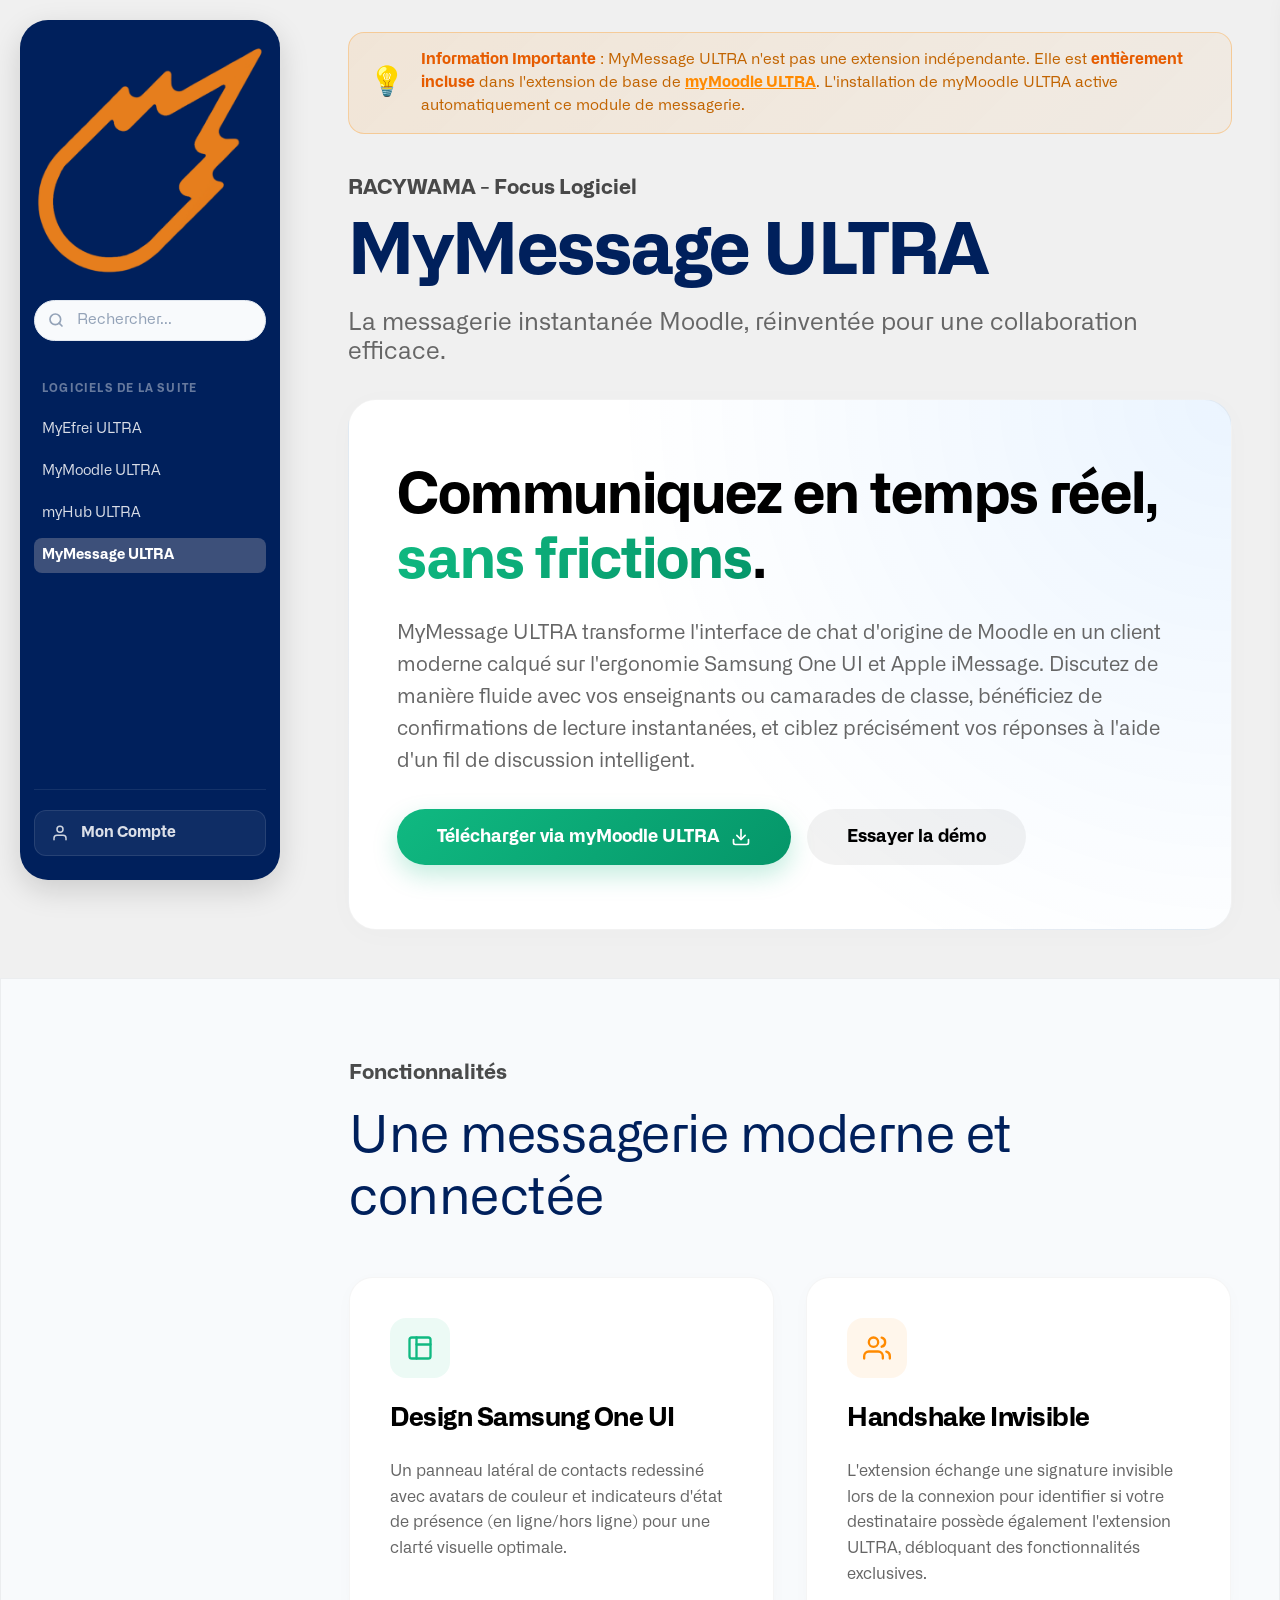
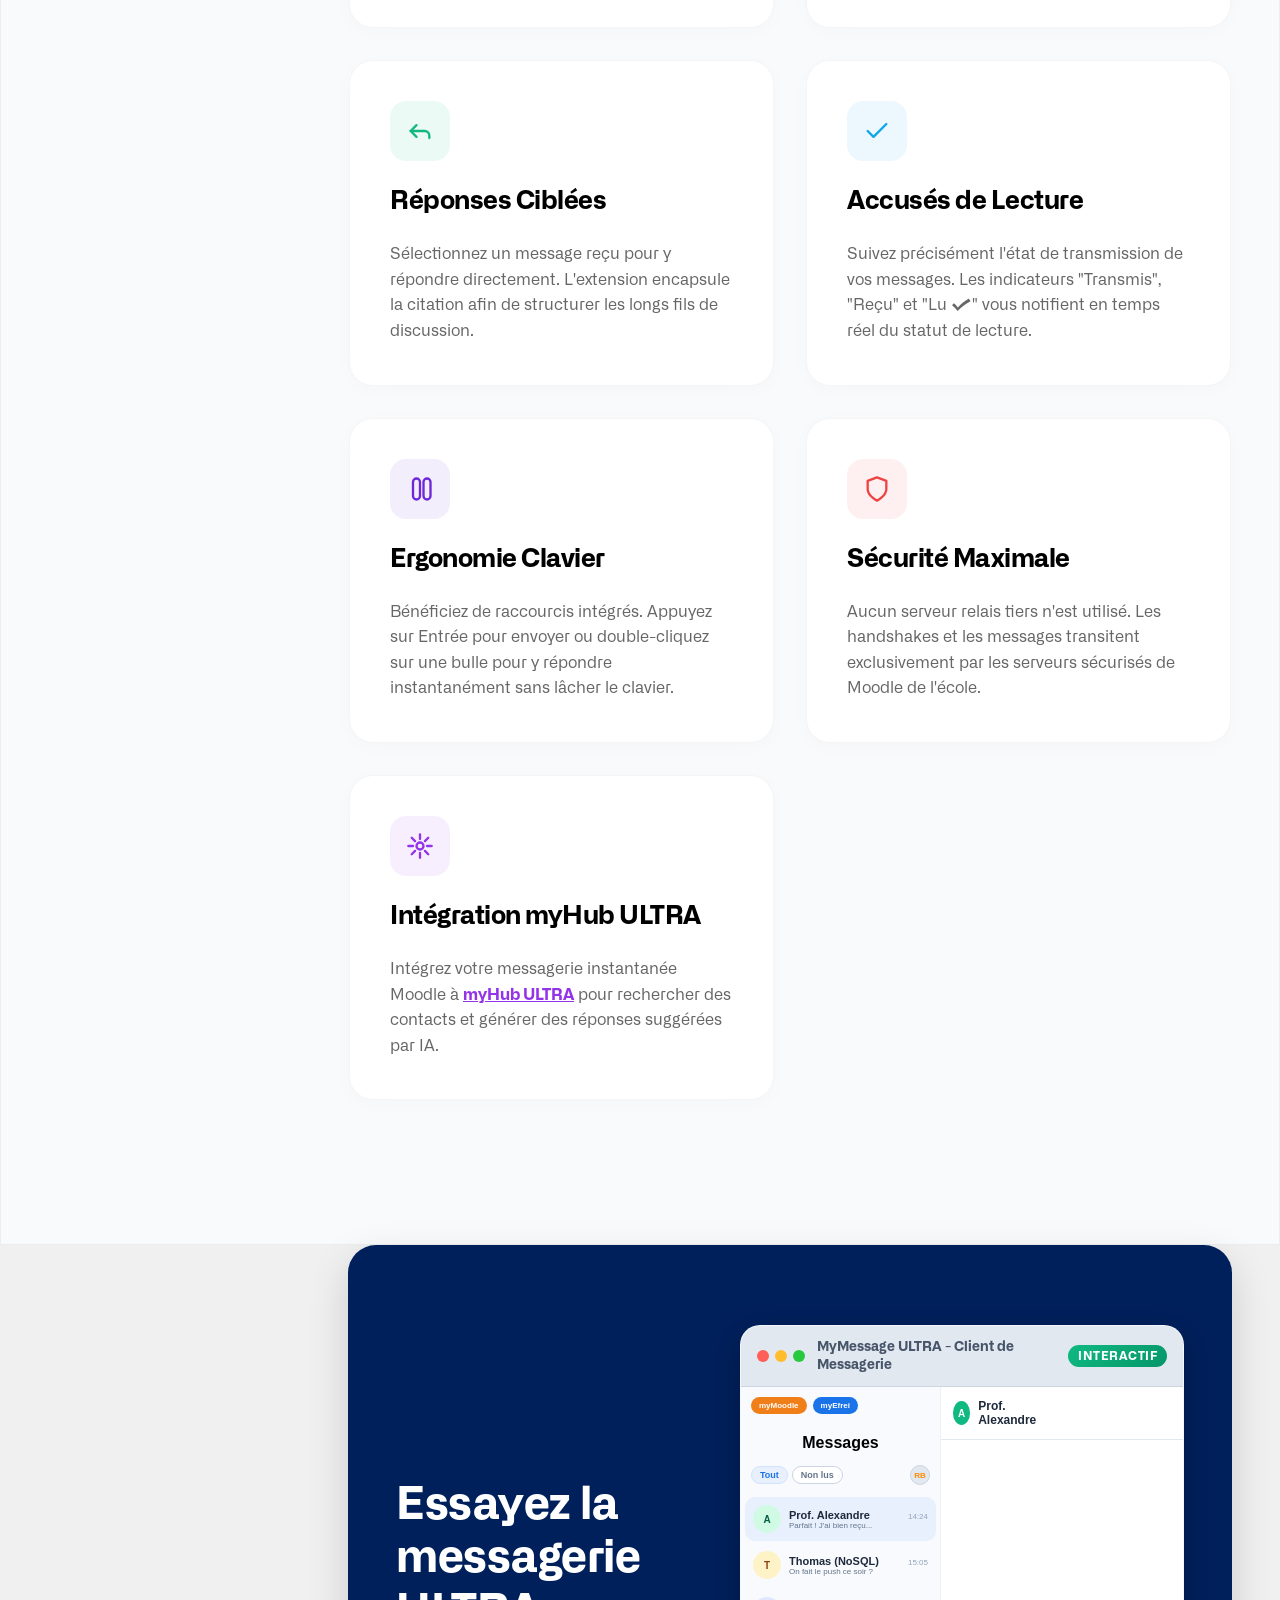
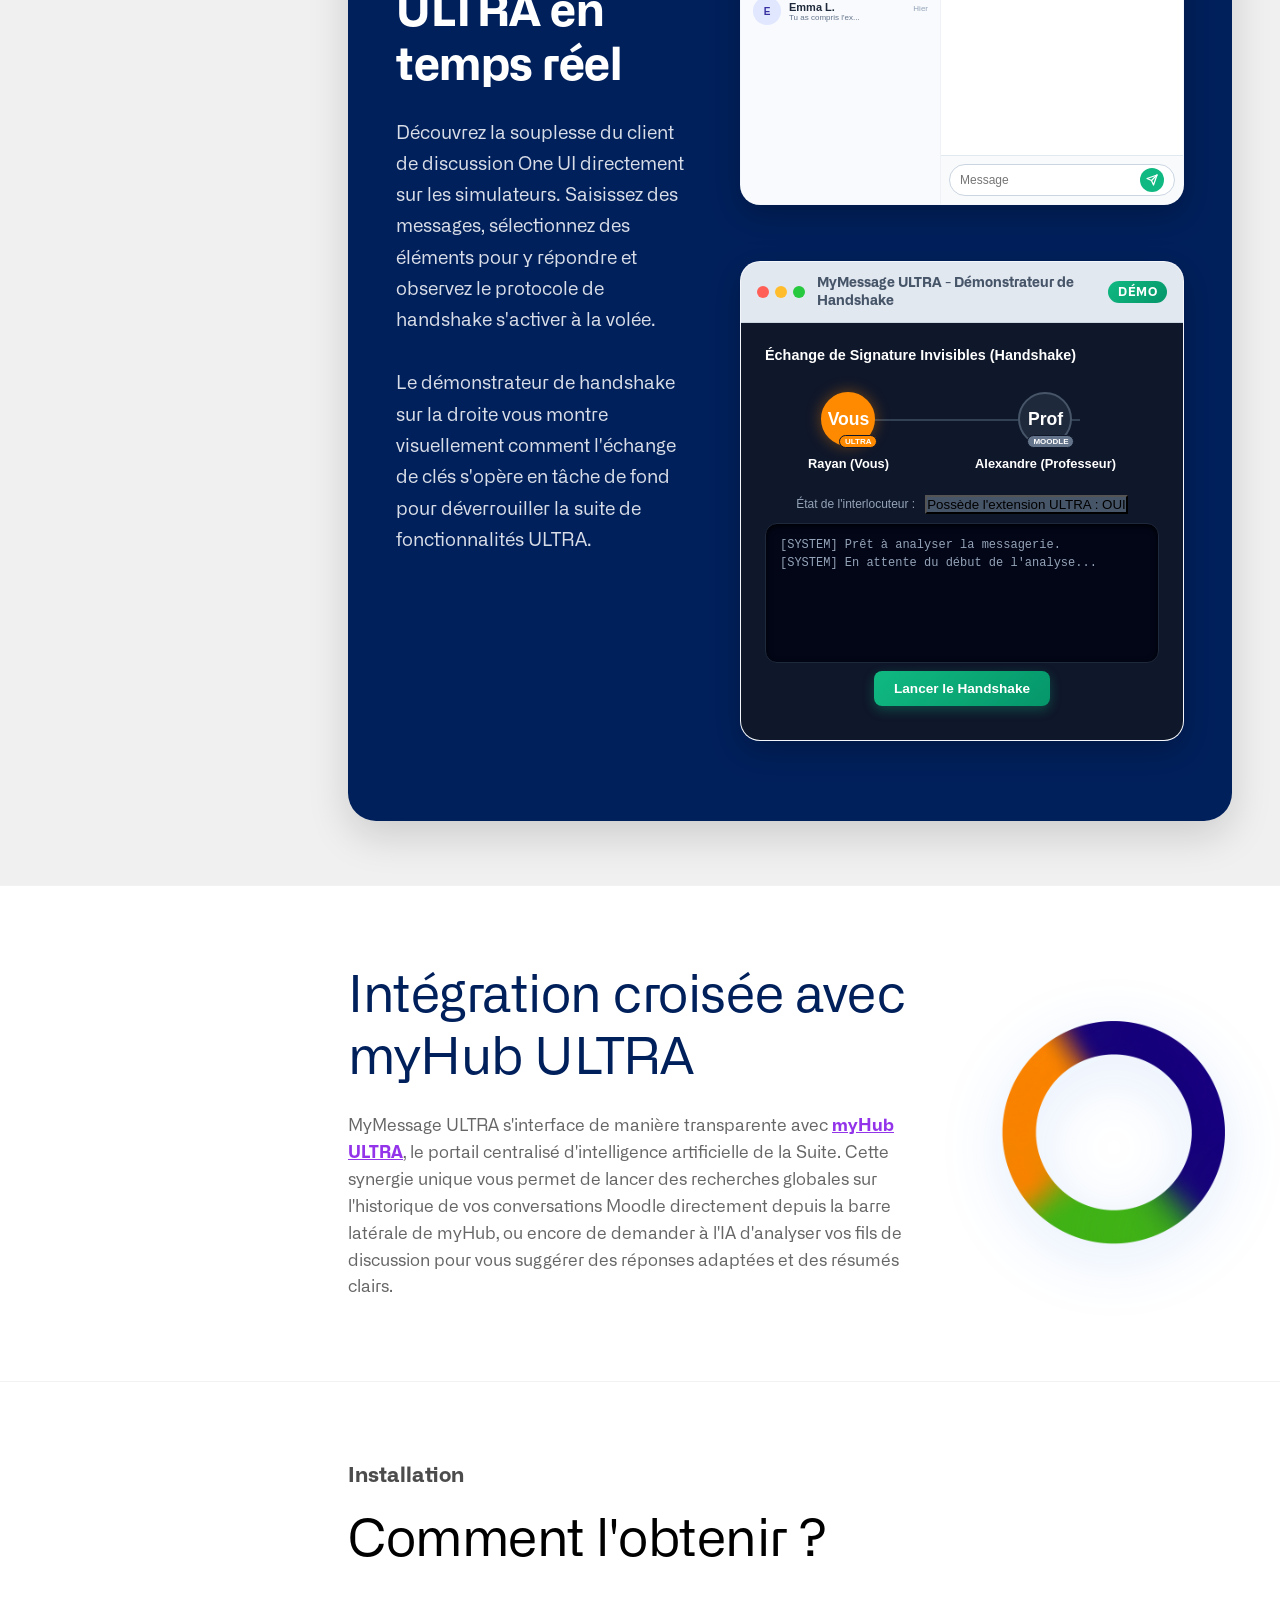
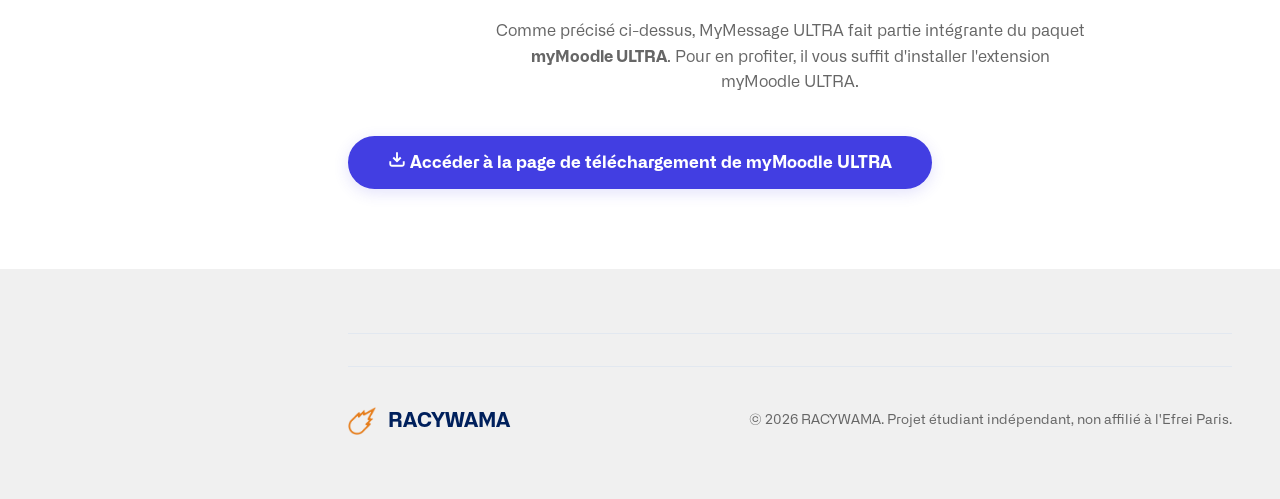
<file: mymessage-ultra.html>
<!DOCTYPE html>
<html lang="fr">
<head>
  <meta charset="UTF-8">
  <meta name="viewport" content="width=device-width, initial-scale=1.0">
  <title>MyMessage ULTRA - Présentation complète de la messagerie RACYWAMA</title>
  
  <!-- SEO Meta Tags -->
  <meta name="description" content="Découvrez MyMessage ULTRA par RACYWAMA. La messagerie Moodle réinventée : design Samsung One UI, fil de réponses, accusés de lecture et handshake sécurisé.">
  <meta name="keywords" content="MyMessage ULTRA, Efrei, RACYWAMA, Moodle, chat, Samsung One UI, iMessage, accusé de lecture, handshake">
  <meta name="author" content="Racywama">

  <!-- Open Graph -->
  <meta property="og:type" content="website">
  <meta property="og:title" content="MyMessage ULTRA - Présentation complète">
  <meta property="og:description" content="Messagerie Moodle réinventée : One UI style, réponses ciblées, accusés de lecture. Incluse dans myMoodle ULTRA.">
  <meta property="og:image" content="img/logoMyMessageUltra.png">

  <!-- Favicon -->
  <link rel="icon" type="image/png" href="img/logo.png">

  <!-- Stylesheets -->
  <link rel="stylesheet" href="index.css">
  <link rel="stylesheet" href="mymessage-ultra.css">
</head>
<body class="mymessage-ultra-page">

  <!-- MOBILE HEADER (Visible on <= 992px) -->
  <header class="mobile-header">
    <a href="index.html" class="mobile-logo-wrapper">
      <img src="img/logo.png" alt="RACYWAMA Comet Logo" class="mobile-logo-img">
    </a>
    <button class="mye-hamburger-btn" id="mye-hamburger-btn" aria-label="Menu">
      <span></span>
      <span></span>
      <span></span>
    </button>
  </header>

  <!-- MOBILE DRAWER (Visible on <= 992px) -->
  <div id="mye-mobile-drawer" class="mye-mobile-drawer">
    <div class="mye-drawer-header">
      <button class="mye-drawer-close" id="mye-drawer-close" aria-label="Fermer">
        <svg viewBox="0 0 24 24" fill="none" stroke="currentColor" stroke-width="2" stroke-linecap="round" stroke-linejoin="round"><line x1="18" y1="6" x2="6" y2="18"></line><line x1="6" y1="6" x2="18" y2="18"></line></svg>
      </button>
    </div>
    
    <!-- Drawer Profile Info -->
    <div class="mye-drawer-profile-container">
      <div class="avatar-gradient drawer-avatar" id="drawer-profile-avatar">--</div>
      <div class="mye-drawer-profile-details">
        <h3 class="mye-drawer-name" id="drawer-profile-name">Non connecté</h3>
        <span class="mye-drawer-badge" id="drawer-profile-class">Aucune extension</span>
      </div>
    </div>
    
    <!-- Drawer Navigation Menu -->
    <nav class="mye-drawer-nav">
      <a href="myefrei-ultra.html" class="mye-drawer-item">
        <span class="mye-drawer-item-text">MyEfrei ULTRA</span>
      </a>
      <a href="mymoodle-ultra.html" class="mye-drawer-item">
        <span class="mye-drawer-item-text">MyMoodle ULTRA</span>
      </a>
      <a href="myhub-ultra.html" class="mye-drawer-item">
        <span class="mye-drawer-item-text">myHub ULTRA</span>
      </a>
      <a href="mymessage-ultra.html" class="mye-drawer-item active">
        <span class="mye-drawer-item-text">MyMessage ULTRA</span>
      </a>
      <a href="mon-compte.html" class="mye-drawer-item">
        <span class="mye-drawer-item-text">Mon Compte</span>
      </a>
    </nav>
  </div>

  <!-- DRAWER OVERLAY -->
  <div id="mye-drawer-overlay" class="mye-drawer-overlay"></div>

  <!-- LEFT SIDEBAR -->
  <aside class="sidebar">
    <div class="sidebar-top">
      <a href="index.html" class="sidebar-logo-wrapper" id="sidebar-logo">
        <img src="img/logo.png" alt="RACYWAMA Comet Logo" class="sidebar-logo-img">
      </a>
      <div class="sidebar-search-container">
        <svg class="sidebar-search-icon" width="16" height="16" viewBox="0 0 24 24" fill="none" stroke="currentColor" stroke-width="2.5" stroke-linecap="round" stroke-linejoin="round"><circle cx="11" cy="11" r="8"></circle><line x1="21" y1="21" x2="16.65" y2="16.65"></line></svg>
        <input type="text" placeholder="Rechercher..." id="sidebar-search" class="sidebar-search-input">
      </div>
    </div>
    
    <!-- Software List inside Sidebar -->
    <nav class="sidebar-nav">
      <p class="sidebar-nav-title">Logiciels de la Suite</p>
      <ul class="sidebar-menu">
        <li>
          <a href="myefrei-ultra.html" class="sidebar-menu-link">
            MyEfrei ULTRA
          </a>
        </li>
        <li>
          <a href="mymoodle-ultra.html" class="sidebar-menu-link">
            MyMoodle ULTRA
          </a>
        </li>
        <li>
          <a href="myhub-ultra.html" class="sidebar-menu-link">
            myHub ULTRA
          </a>
        </li>
        <li>
          <a href="mymessage-ultra.html" class="sidebar-menu-link active">
            MyMessage ULTRA
          </a>
        </li>
      </ul>
    </nav>

    <!-- Sidebar Bottom (Account Button) -->
    <div class="sidebar-bottom">
      <a href="mon-compte.html" class="sidebar-account-btn" id="sidebar-account-btn">
        <svg class="sidebar-account-icon" width="18" height="18" viewBox="0 0 24 24" fill="none" stroke="currentColor" stroke-width="2" stroke-linecap="round" stroke-linejoin="round"><path d="M20 21v-2a4 4 0 0 0-4-4H8a4 4 0 0 0-4 4v2"></path><circle cx="12" cy="7" r="4"></circle></svg>
        <span>Mon Compte</span>
      </a>
    </div>
  </aside>

  <!-- MAIN CONTENT AREA -->
  <main class="main-content">

    <!-- Pack Inclusion Banner -->
    <div class="mye-pack-alert-banner">
      <span class="mye-pack-alert-icon">💡</span>
      <div class="mye-pack-alert-text">
        <strong>Information Importante</strong> : MyMessage ULTRA n'est pas une extension indépendante. Elle est <strong>entièrement incluse</strong> dans l'extension de base de <strong><a href="mymoodle-ultra.html" style="color: #ff8a00; font-weight: 700; text-decoration: underline;">myMoodle ULTRA</a></strong>. L'installation de myMoodle ULTRA active automatiquement ce module de messagerie.
      </div>
    </div>


    <!-- Top Header -->
    <header class="top-header ultra-header-container">
      <span class="section-label" style="margin-bottom: 0.25rem;">RACYWAMA - Focus Logiciel</span>
      <h1 class="main-title" style="font-size: 4.5rem; font-weight: 700; color: #00205C;">MyMessage ULTRA</h1>
      <p class="ultra-tagline">La messagerie instantanée Moodle, réinventée pour une collaboration efficace.</p>
    </header>

    <!-- HERO PRESENTATION -->
    <section class="ultra-hero" id="hero-ultra">
      <div class="ultra-hero-content">
        <h2>Communiquez en temps réel, <span>sans frictions</span>.</h2>
        <p>
          MyMessage ULTRA transforme l'interface de chat d'origine de Moodle en un client moderne calqué sur l'ergonomie Samsung One UI et Apple iMessage. Discutez de manière fluide avec vos enseignants ou camarades de classe, bénéficiez de confirmations de lecture instantanées, et ciblez précisément vos réponses à l'aide d'un fil de discussion intelligent.
        </p>
        <div class="ultra-hero-actions">
          <a href="mymoodle-ultra.html#prise-en-main-ultra" class="btn-ultra-primary" id="btn-installez-maintenant">
            <span>Télécharger via myMoodle ULTRA</span>
            <svg width="20" height="20" viewBox="0 0 24 24" fill="none" stroke="currentColor" stroke-width="2" stroke-linecap="round" stroke-linejoin="round"><path d="M21 15v4a2 2 0 0 1-2 2H5a2 2 0 0 1-2-2v-4"></path><polyline points="7 10 12 15 17 10"></polyline><line x1="12" y1="15" x2="12" y2="3"></line></svg>
          </a>
          <a href="#visual-demo" class="btn-ultra-secondary" id="btn-tester-demo">Essayer la démo</a>
        </div>
      </div>
    </section>

    <!-- CORE FEATURES SHOWCASE -->
    <section class="section-block" style="background-color: #f8fafc; border: 1px solid rgba(0, 0, 0, 0.05);" id="features-list">
      <span class="section-label">Fonctionnalités</span>
      <h3 class="section-headline" style="color: #00205C;">Une messagerie moderne et connectée</h3>
      
      <div class="feature-showcase-grid">
        <!-- Feature 1: Design One UI -->
        <article class="showcase-card">
          <div class="showcase-icon-box">
            <svg width="28" height="28" viewBox="0 0 24 24" fill="none" stroke="currentColor" stroke-width="2" stroke-linecap="round" stroke-linejoin="round"><rect x="3" y="3" width="18" height="18" rx="2" ry="2"></rect><line x1="9" y1="3" x2="9" y2="21"></line><line x1="9" y1="9" x2="21" y2="9"></line></svg>
          </div>
          <h4>Design Samsung One UI</h4>
          <p>Un panneau latéral de contacts redessiné avec avatars de couleur et indicateurs d'état de présence (en ligne/hors ligne) pour une clarté visuelle optimale.</p>
        </article>

        <!-- Feature 2: Handshake -->
        <article class="showcase-card">
          <div class="showcase-icon-box" style="background: rgba(255, 138, 0, 0.08); color: var(--ultra-orange);">
            <svg width="28" height="28" viewBox="0 0 24 24" fill="none" stroke="currentColor" stroke-width="2" stroke-linecap="round" stroke-linejoin="round"><path d="M17 21v-2a4 4 0 0 0-4-4H5a4 4 0 0 0-4 4v2"></path><circle cx="9" cy="7" r="4"></circle><path d="M23 21v-2a4 4 0 0 0-3-3.87"></path><path d="M16 3.13a4 4 0 0 1 0 7.75"></path></svg>
          </div>
          <h4>Handshake Invisible</h4>
          <p>L'extension échange une signature invisible lors de la connexion pour identifier si votre destinataire possède également l'extension ULTRA, débloquant des fonctionnalités exclusives.</p>
        </article>

        <!-- Feature 3: Replies -->
        <article class="showcase-card">
          <div class="showcase-icon-box" style="background: rgba(16, 185, 129, 0.08); color: #10b981;">
            <svg width="28" height="28" viewBox="0 0 24 24" fill="none" stroke="currentColor" stroke-width="2" stroke-linecap="round" stroke-linejoin="round"><polyline points="9 17 4 12 9 7"></polyline><path d="M20 18v-2a4 4 0 0 0-4-4H4"></path></svg>
          </div>
          <h4>Réponses Ciblées</h4>
          <p>Sélectionnez un message reçu pour y répondre directement. L'extension encapsule la citation afin de structurer les longs fils de discussion.</p>
        </article>

        <!-- Feature 4: Read receipts -->
        <article class="showcase-card">
          <div class="showcase-icon-box" style="background: rgba(14, 165, 233, 0.08); color: #0ea5e9;">
            <svg width="28" height="28" viewBox="0 0 24 24" fill="none" stroke="currentColor" stroke-width="2" stroke-linecap="round" stroke-linejoin="round"><polyline points="20 6 9 17 4 12"></polyline></svg>
          </div>
          <h4>Accusés de Lecture</h4>
          <p>Suivez précisément l'état de transmission de vos messages. Les indicateurs "Transmis", "Reçu" et "Lu ✔" vous notifient en temps réel du statut de lecture.</p>
        </article>

        <!-- Feature 5: Raccourcis Clavier -->
        <article class="showcase-card">
          <div class="showcase-icon-box" style="background: rgba(109, 40, 217, 0.08); color: #6d28d9;">
            <svg width="28" height="28" viewBox="0 0 24 24" fill="none" stroke="currentColor" stroke-width="2" stroke-linecap="round" stroke-linejoin="round"><path d="M18 3a3 3 0 0 0-3 3v12a3 3 0 0 0 6 0V6a3 3 0 0 0-3-3z"></path><path d="M9 3a3 3 0 0 0-3 3v12a3 3 0 0 0 6 0V6a3 3 0 0 0-3-3z"></path></svg>
          </div>
          <h4>Ergonomie Clavier</h4>
          <p>Bénéficiez de raccourcis intégrés. Appuyez sur Entrée pour envoyer ou double-cliquez sur une bulle pour y répondre instantanément sans lâcher le clavier.</p>
        </article>

        <!-- Feature 6: Local & Direct -->
        <article class="showcase-card">
          <div class="showcase-icon-box" style="background: rgba(239, 68, 68, 0.08); color: #ef4444;">
            <svg width="28" height="28" viewBox="0 0 24 24" fill="none" stroke="currentColor" stroke-width="2" stroke-linecap="round" stroke-linejoin="round"><path d="M12 22s8-4 8-10V5l-8-3-8 3v7c0 6 8 10 8 10z"></path></svg>
          </div>
          <h4>Sécurité Maximale</h4>
          <p>Aucun serveur relais tiers n'est utilisé. Les handshakes et les messages transitent exclusivement par les serveurs sécurisés de Moodle de l'école.</p>
        </article>

        <!-- Feature 7: myHub ULTRA integration -->
        <article class="showcase-card">
          <div class="showcase-icon-box" style="background: rgba(147, 51, 234, 0.08); color: #9333ea;">
            <svg width="28" height="28" viewBox="0 0 24 24" fill="none" stroke="currentColor" stroke-width="2" stroke-linecap="round" stroke-linejoin="round"><circle cx="12" cy="12" r="3"></circle><path d="M12 2v4M12 18v4M4.93 4.93l2.83 2.83M16.24 16.24l2.83 2.83M2 12h4M18 12h4M4.93 19.07l2.83-2.83M16.24 7.76l2.83-2.83"/></svg>
          </div>
          <h4>Intégration myHub ULTRA</h4>
          <p>Intégrez votre messagerie instantanée Moodle à <a href="MyHub-ultra.html" style="color: #9333ea; font-weight: 700; text-decoration: underline;">myHub ULTRA</a> pour rechercher des contacts et générer des réponses suggérées par IA.</p>
        </article>
      </div>
    </section>

    <!-- DETAILED MODULE PREVIEWS -->
    <section class="preview-section" id="visual-demo">
      <div class="preview-grid">
        <div class="preview-text">
          <h3>Essayez la messagerie ULTRA en temps réel</h3>
          <p>
            Découvrez la souplesse du client de discussion One UI directement sur les simulateurs. Saisissez des messages, sélectionnez des éléments pour y répondre et observez le protocole de handshake s'activer à la volée.
          </p>
          <p>
            Le démonstrateur de handshake sur la droite vous montre visuellement comment l'échange de clés s'opère en tâche de fond pour déverrouiller la suite de fonctionnalités ULTRA.
          </p>
        </div>
        
        <!-- Interactive Windows Grid -->
        <div class="interactive-windows-grid">
          
          <!-- Window 1: Interactive Chat Simulator -->
          <article class="interactive-window" id="win-chat">
            <div class="window-header">
              <div class="window-dots">
                <span class="window-dot close"></span>
                <span class="window-dot minimize"></span>
                <span class="window-dot maximize"></span>
              </div>
              <span class="window-title">MyMessage ULTRA - Client de Messagerie</span>
              <span class="window-action-lbl">Interactif</span>
            </div>
            
            <div class="window-body">
              <div class="oneui-messaging-app" id="oneui-messaging-app">
                <!-- Sidebar contacts list -->
                <aside class="oneui-left-panel">
                  <div class="oneui-top-navigation-pills">
                    <span class="nav-pill pill-moodle">myMoodle</span>
                    <span class="nav-pill pill-efrei">myEfrei</span>
                  </div>
                  <div class="oneui-message-header">
                    <div class="oneui-message-title-container">
                      <h1 class="oneui-messages-title">Messages</h1>
                    </div>
                    <div class="oneui-message-tabs-row">
                      <div class="oneui-message-tabs">
                        <button class="oneui-tab active">Tout</button>
                        <button class="oneui-tab">Non lus</button>
                      </div>
                      <div class="oneui-header-right-actions">
                        <div class="oneui-user-profile-btn">
                          <div class="oneui-profile-inner">RB</div>
                        </div>
                      </div>
                    </div>
                  </div>
                  <div class="oneui-conv-list">
                    <div class="oneui-conv-item active chat-conv-item" data-user="alexandre">
                      <div class="oneui-conv-avatar-wrapper">
                        <div class="oneui-conv-avatar-initials" style="background:#d1fae5; color:#065f46;">A</div>
                      </div>
                      <div class="oneui-conv-details">
                        <div class="oneui-conv-top-row">
                          <span class="oneui-conv-name">Prof. Alexandre</span>
                          <span class="oneui-conv-time">14:24</span>
                        </div>
                        <span style="font-size: 8px; color: #64748b; white-space: nowrap; overflow: hidden; text-overflow: ellipsis; max-width: 110px; text-align: left;">Parfait ! J'ai bien reçu...</span>
                      </div>
                    </div>
                    <div class="oneui-conv-item chat-conv-item" data-user="thomas">
                      <div class="oneui-conv-avatar-wrapper">
                        <div class="oneui-conv-avatar-initials" style="background:#fef3c7; color:#92400e;">T</div>
                      </div>
                      <div class="oneui-conv-details">
                        <div class="oneui-conv-top-row">
                          <span class="oneui-conv-name">Thomas (NoSQL)</span>
                          <span class="oneui-conv-time">15:05</span>
                        </div>
                        <span style="font-size: 8px; color: #64748b; white-space: nowrap; overflow: hidden; text-overflow: ellipsis; max-width: 110px; text-align: left;">On fait le push ce soir ?</span>
                      </div>
                    </div>
                    <div class="oneui-conv-item chat-conv-item" data-user="emma">
                      <div class="oneui-conv-avatar-wrapper">
                        <div class="oneui-conv-avatar-initials" style="background:#e0e7ff; color:#3730a3;">E</div>
                      </div>
                      <div class="oneui-conv-details">
                        <div class="oneui-conv-top-row">
                          <span class="oneui-conv-name">Emma L.</span>
                          <span class="oneui-conv-time">Hier</span>
                        </div>
                        <span style="font-size: 8px; color: #64748b; white-space: nowrap; overflow: hidden; text-overflow: ellipsis; max-width: 110px; text-align: left;">Tu as compris l'ex...</span>
                      </div>
                    </div>
                  </div>
                </aside>

                <!-- Chat Area -->
                <div class="oneui-right-panel oneui-chat-active">
                  <div class="oneui-chat-view" style="display: flex; flex-direction: column; height: 100%; width: 100%;">
                    <div class="oneui-chat-header">
                      <!-- Back button on mobile -->
                      <button id="oneui-chat-back-btn" class="oneui-chat-back-btn">←</button>
                      <div class="oneui-chat-header-avatar" id="chat-header-avatar" style="background:#10b981; width: 24px; height: 24px; font-size: 10px; font-weight: bold; color: white; display: flex; align-items: center; justify-content: center; border-radius: 50%;">A</div>
                      <div class="oneui-chat-header-info">
                        <div class="oneui-chat-header-name" id="chat-header-name">Prof. Alexandre</div>
                      </div>
                      <span class="chat-ultra-badge" id="chat-handshake-badge" style="margin-left: auto;">Handshake ULTRA actif</span>
                    </div>

                    <!-- Messages history -->
                    <div class="oneui-chat-history" id="chat-body-mock">
                      <!-- Les messages seront insérés par le JS -->
                    </div>

                    <!-- Chat footer -->
                    <div class="oneui-chat-footer">
                      <!-- Reply preview bar -->
                      <div class="oneui-reply-preview-bar" id="chat-reply-bar">
                        <div class="oneui-reply-preview-content">
                          <span class="oneui-reply-preview-sender" id="chat-reply-sender">Répondre à Prof. Alexandre</span>
                          <span class="oneui-reply-preview-text" id="chat-reply-text">Bonjour...</span>
                        </div>
                        <button class="oneui-reply-preview-close" id="btn-chat-reply-close">✖</button>
                      </div>

                      <div class="oneui-input-pill">
                        <textarea class="oneui-input-field" id="chat-input-field" placeholder="Message" rows="1"></textarea>
                        <button class="oneui-send-btn" id="btn-chat-send">
                          <svg xmlns="http://www.w3.org/2000/svg" width="12" height="12" fill="none" stroke="currentColor" stroke-width="2.5" stroke-linecap="round" stroke-linejoin="round" viewBox="0 0 24 24"><line x1="22" y1="2" x2="11" y2="13"></line><polyline points="22 2 15 22 11 13 2 9 22 2"></polyline></svg>
                        </button>
                      </div>
                    </div>
                  </div>
                </div>
              </div>
            </div>
          </article>

          <!-- Window 2: Handshake simulator node negotiator -->
          <article class="interactive-window" id="win-handshake">
            <div class="window-header">
              <div class="window-dots">
                <span class="window-dot close"></span>
                <span class="window-dot minimize"></span>
                <span class="window-dot maximize"></span>
              </div>
              <span class="window-title">MyMessage ULTRA - Démonstrateur de Handshake</span>
              <span class="window-action-lbl">Démo</span>
            </div>
            
            <div class="window-body">
              <div class="handshake-simulator">
                <div style="font-size: 0.9rem; font-weight:700;">Échange de Signature Invisibles (Handshake)</div>
                
                <div class="hs-nodes-row">
                  <!-- Node 1 -->
                  <div class="hs-node active" id="hs-node-you">
                    <div class="hs-avatar" style="background:#ff8a00;">Vous
                      <span class="hs-avatar-badge">ULTRA</span>
                    </div>
                    <span class="hs-node-label">Rayan (Vous)</span>
                  </div>

                  <!-- Connection Line -->
                  <div class="hs-connection-line">
                    <div class="hs-connection-pulse" id="hs-pulse"></div>
                  </div>

                  <!-- Node 2 -->
                  <div class="hs-node" id="hs-node-peer">
                    <div class="hs-avatar" id="hs-peer-avatar">Prof
                      <span class="hs-avatar-badge" id="hs-peer-badge">MOODLE</span>
                    </div>
                    <span class="hs-node-label" id="hs-peer-label">Alexandre (Professeur)</span>
                  </div>
                </div>

                <!-- Toggle peer state -->
                <div style="display:flex; justify-content:center; align-items:center; gap:10px; margin-top: 15px;">
                  <span style="font-size:0.75rem; color:#94a3b8;">État de l'interlocuteur :</span>
                  <button class="viewer-btn-mock active" id="btn-toggle-peer-ultra" style="background:#475569;">Possède l'extension ULTRA : OUI</button>
                </div>

                <!-- Console -->
                <div class="hs-console" id="hs-console">
                  <div class="hs-console-line system">[SYSTEM] Prêt à analyser la messagerie.</div>
                  <div class="hs-console-line system">[SYSTEM] En attente du début de l'analyse...</div>
                </div>

                <!-- Controls -->
                <div class="hs-controls">
                  <button class="hs-btn" id="btn-run-handshake">Lancer le Handshake</button>
                </div>
              </div>
            </div>
          </article>
          
        </div>
      </div>
    </section>

    <!-- SECTION: INTEGRATION MYHUB ULTRA -->
    <section class="section-block integration-hub-section" style="background-color: #ffffff; border-top: 1px solid rgba(0, 0, 0, 0.05); border-bottom: 1px solid rgba(0, 0, 0, 0.05);">
      <div class="section-container integration-hub-container">
        <div class="integration-hub-text">
          <h3 class="section-headline" style="color: #00205C; margin-bottom: 1.5rem;">Intégration croisée avec myHub ULTRA</h3>
          <p style="color: var(--text-muted-dark); line-height: 1.6; font-size: 1.05rem; margin: 0;">
            MyMessage ULTRA s'interface de manière transparente avec <a href="MyHub-ultra.html" style="color: #9333ea; font-weight: 700; text-decoration: underline;">myHub ULTRA</a>, le portail centralisé d'intelligence artificielle de la Suite. Cette synergie unique vous permet de lancer des recherches globales sur l'historique de vos conversations Moodle directement depuis la barre latérale de myHub, ou encore de demander à l'IA d'analyser vos fils de discussion pour vous suggérer des réponses adaptées et des résumés clairs.
          </p>
        </div>
        <div class="integration-hub-logo-wrapper">
          <img src="img/logoMyHub.png" alt="myHub ULTRA Logo" class="integration-hub-logo">
        </div>
      </div>
    </section>

    <!-- SECTION 3: PRISE EN MAIN (INSTALLATION) -->
    <section id="prise-en-main-ultra" class="section-block prise-en-main-section">
      <div class="section-container">
        <span class="section-label">Installation</span>
        <h3 class="section-headline">Comment l'obtenir ?</h3>
        
        <p style="text-align: center; max-width: 600px; margin: 0 auto 2.5rem auto; color: var(--text-muted-dark); line-height: 1.6;">
          Comme précisé ci-dessus, MyMessage ULTRA fait partie intégrante du paquet <strong>myMoodle ULTRA</strong>. Pour en profiter, il vous suffit d'installer l'extension myMoodle ULTRA.
        </p>

        <div class="install-actions" style="margin-top: 0;">
          <a href="mymoodle-ultra.html" class="btn-action-download">
            <svg width="18" height="18" viewBox="0 0 24 24" fill="none" stroke="currentColor" stroke-width="2.5"><path d="M21 15v4a2 2 0 0 1-2 2H5a2 2 0 0 1-2-2v-4"></path><polyline points="7 10 12 15 17 10"></polyline><line x1="12" y1="15" x2="12" y2="3"></line></svg>
            Accéder à la page de téléchargement de myMoodle ULTRA
          </a>
        </div>
      </div>
    </section>

    <!-- FOOTER -->
    <footer style="margin-top: 4rem; padding-top: 2rem; border-top: 1px solid #e2e8f0;">
      <div class="footer-wrapper">
        <div class="footer-brand">
          <img src="img/logo.png" alt="Racywama Comet" class="footer-logo">
          <span>RACYWAMA</span>
        </div>
        <div class="footer-copyright">
          &copy; 2026 RACYWAMA. Projet étudiant indépendant, non affilié à l'Efrei Paris.
        </div>
      </div>
    </footer>

  </main>

  <!-- Interactive Logic Script -->
  <script>
    document.addEventListener('DOMContentLoaded', () => {

      // --- MOBILE DRAWER TOGGLE LOGIC ---
      const hamburgerBtn = document.getElementById('mye-hamburger-btn');
      const mobileDrawer = document.getElementById('mye-mobile-drawer');
      const drawerClose = document.getElementById('mye-drawer-close');
      const drawerOverlay = document.getElementById('mye-drawer-overlay');

      if (hamburgerBtn && mobileDrawer && drawerOverlay) {
        hamburgerBtn.addEventListener('click', (e) => {
          e.stopPropagation();
          mobileDrawer.classList.add('active');
          drawerOverlay.classList.add('active');
        });
      }

      const closeDrawer = () => {
        if (mobileDrawer) mobileDrawer.classList.remove('active');
        if (drawerOverlay) drawerOverlay.classList.remove('active');
      };

      if (drawerClose) drawerClose.addEventListener('click', closeDrawer);
      if (drawerOverlay) drawerOverlay.addEventListener('click', closeDrawer);

      // --- MOBILE DRAWER PROFILE SYNC ---
      const updateDrawerProfile = () => {
        const nameVal = localStorage.getItem('mye_user_name');
        const classVal = localStorage.getItem('mye_user_class');
        const drawerName = document.getElementById('drawer-profile-name');
        const drawerClass = document.getElementById('drawer-profile-class');
        const drawerAvatar = document.getElementById('drawer-profile-avatar');

        if (drawerName) drawerName.textContent = nameVal || 'Non connecté';
        if (drawerClass) drawerClass.textContent = classVal || 'Aucune extension';
        if (drawerAvatar) {
          if (nameVal) {
            const initials = nameVal.split(' ').map(n => n[0]).join('').substring(0, 2).toUpperCase();
            drawerAvatar.textContent = initials;
          } else {
            drawerAvatar.textContent = '--';
          }
        }
      };

      const syncUserParams = () => {
        const nameVal = localStorage.getItem('mye_user_name');
        const userPills = document.querySelectorAll('.chat-conv-avatar');
        // Simple search logic
      };

      // --- SIDEBAR SEARCH FILTER ---
      const sidebarSearchInput = document.getElementById('sidebar-search');
      const sidebarLinks = document.querySelectorAll('.sidebar-menu li');
      if (sidebarSearchInput) {
        sidebarSearchInput.addEventListener('input', (e) => {
          const query = e.target.value.toLowerCase().trim();
          sidebarLinks.forEach(linkLi => {
            const linkText = linkLi.querySelector('.sidebar-menu-link').textContent.toLowerCase();
            if (linkText.includes(query)) {
              linkLi.style.display = 'block';
            } else {
              linkLi.style.display = 'none';
            }
          });
        });
      }

      // --- SYNC EVENTS ---
      window.addEventListener('mye-sync-data', () => {
        updateDrawerProfile();
      });

      updateDrawerProfile();

      // ==========================================
      // Window 1: Chat App Interactive Simulator
      // ==========================================
      const chatBody = document.getElementById('chat-body-mock');
      const chatInputField = document.getElementById('chat-input-field');
      const chatSendBtn = document.getElementById('btn-chat-send');
      const chatReplyBar = document.getElementById('chat-reply-bar');
      const chatReplySender = document.getElementById('chat-reply-sender');
      const chatReplyText = document.getElementById('chat-reply-text');
      const chatReplyClose = document.getElementById('btn-chat-reply-close');
      const handshakeBadge = document.getElementById('chat-handshake-badge');
      const sidebarItems = document.querySelectorAll('.chat-conv-item');
      
      const headerAvatar = document.getElementById('chat-header-avatar');
      const headerName = document.getElementById('chat-header-name');
      
      let activeReply = null;
      let isHandshakeActive = true;
      
      const peerData = {
        alexandre: {
          avatar: 'A',
          color: '#10b981',
          name: 'Prof. Alexandre',
          messages: [
            { id: 'a1', type: 'incoming', text: "Bonjour Rayan, avez-vous des questions sur le rendu de TD de cette semaine ?", meta: "14:20 • Reçu" },
            { id: 'a2', type: 'outgoing', text: "Bonjour, non aucun problème sur les requêtes Redis !", meta: "14:24 • Lu ✔" }
          ],
          hasUltra: true
        },
        thomas: {
          avatar: 'T',
          color: '#f59e0b',
          name: 'Thomas (Projet NoSQL)',
          messages: [
            { id: 't1', type: 'incoming', text: "Salut Rayan ! Tu penses qu'on fait le push de la V1 ce soir ?", meta: "15:01 • Reçu" },
            { id: 't2', type: 'outgoing', text: "Salut, oui je finis la visionneuse PPTX et je pousse !", meta: "15:05 • Lu ✔" }
          ],
          hasUltra: true
        },
        emma: {
          avatar: 'E',
          color: '#6d28d9',
          name: 'Emma L.',
          messages: [
            { id: 'e1', type: 'incoming', text: "Hello ! Tu as compris comment marche l'uploader d'IA automatique ?", meta: "Hier • Reçu" },
            { id: 'e2', type: 'incoming', text: "J'ai l'impression que Claude a du mal avec les PDF de cours.", meta: "Hier • Reçu" },
            { id: 'e3', type: 'outgoing', text: "Salut, oui Claude marche super bien, utilise le mode texte extrait de l'extension !", meta: "Hier • Lu ✔" }
          ],
          hasUltra: false
        }
      };
      
      let currentActiveUser = 'alexandre';
      
      const renderActiveChat = () => {
        const data = peerData[currentActiveUser];
        headerName.textContent = data.name;
        headerAvatar.textContent = data.avatar;
        headerAvatar.style.backgroundColor = data.color;
        
        if (data.hasUltra && isHandshakeActive) {
          handshakeBadge.textContent = 'Handshake ULTRA actif';
          handshakeBadge.className = 'chat-ultra-badge';
        } else {
          handshakeBadge.textContent = 'Handshake inactif';
          handshakeBadge.className = 'chat-ultra-badge inactive';
        }
        
        chatBody.innerHTML = '';
        data.messages.forEach(m => {
          const b = document.createElement('div');
          b.className = `chat-message-bubble ${m.type}`;
          b.setAttribute('data-msg-id', m.id);
          b.style.cursor = 'pointer';
          b.title = 'Cliquez pour répondre';
          
          let content = '';
          if (m.reply) {
            content += `
              <div class="chat-reply-preview-in-bubble">
                <strong>${m.reply.sender}</strong> : ${m.reply.text.substring(0, 30)}...
              </div>
            `;
          }
          content += `<span class="chat-message-text">${m.text}</span>`;
          content += `<span class="chat-message-meta">${m.meta}</span>`;
          b.innerHTML = content;
          chatBody.appendChild(b);
        });
        
        chatBody.scrollTop = chatBody.scrollHeight;
      };
      
      const oneuiApp = document.getElementById('oneui-messaging-app');
      const chatBackBtn = document.getElementById('oneui-chat-back-btn');
      
      if (chatBackBtn && oneuiApp) {
        chatBackBtn.addEventListener('click', (e) => {
          e.stopPropagation();
          oneuiApp.classList.remove('oneui-chat-selected');
        });
      }

      sidebarItems.forEach(item => {
        item.addEventListener('click', () => {
          sidebarItems.forEach(i => i.classList.remove('active'));
          item.classList.add('active');
          currentActiveUser = item.getAttribute('data-user');
          renderActiveChat();
          cancelReply();
          if (oneuiApp) {
            oneuiApp.classList.add('oneui-chat-selected');
          }
        });
      });
      
      const setReply = (id, text, sender) => {
        const data = peerData[currentActiveUser];
        if (!data.hasUltra || !isHandshakeActive) {
          alert("L'accusé de réception et le fil de réponses ne fonctionnent que si le Handshake ULTRA est actif.");
          return;
        }
        activeReply = { id, text, sender };
        chatReplySender.textContent = `Répondre à ${sender}`;
        chatReplyText.textContent = text;
        chatReplyBar.style.display = 'flex';
        chatInputField.focus();
      };
      
      const cancelReply = () => {
        activeReply = null;
        chatReplyBar.style.display = 'none';
      };
      
      chatBody.addEventListener('click', (e) => {
        const bubble = e.target.closest('.chat-message-bubble');
        if (bubble) {
          const id = bubble.getAttribute('data-msg-id');
          const isOutgoing = bubble.classList.contains('outgoing');
          const text = bubble.querySelector('.chat-message-text').textContent;
          const sender = isOutgoing ? 'Vous' : peerData[currentActiveUser].name;
          setReply(id, text, sender);
        }
      });
      
      chatReplyClose.addEventListener('click', cancelReply);
      
      const sendTextMessage = () => {
        const text = chatInputField.value.trim();
        if (!text) return;
        
        const data = peerData[currentActiveUser];
        const newMsg = {
          id: `m-user-${Date.now()}`,
          type: 'outgoing',
          text: text,
          meta: `${new Date().toLocaleTimeString([], {hour: '2-digit', minute:'2-digit'})} • Transmis`
        };
        
        if (activeReply) {
          newMsg.reply = {
            sender: activeReply.sender,
            text: activeReply.text
          };
          cancelReply();
        }
        
        data.messages.push(newMsg);
        renderActiveChat();
        chatInputField.value = '';
        
        // Auto-reply mock
        setTimeout(() => {
          const nowStr = new Date().toLocaleTimeString([], {hour: '2-digit', minute:'2-digit'});
          newMsg.meta = `${nowStr} • Lu ✔`;
          
          const replyMsg = {
            id: `m-peer-${Date.now()}`,
            type: 'incoming',
            text: "Message reçu ! Je te réponds dès que possible.",
            meta: `${nowStr} • Reçu`
          };
          data.messages.push(replyMsg);
          renderActiveChat();
        }, 1500);
      };
      
      chatSendBtn.addEventListener('click', sendTextMessage);
      chatInputField.addEventListener('keydown', (e) => {
        if (e.key === 'Enter') sendTextMessage();
      });

      // ==========================================
      // Window 2: Handshake Simulator Node Negotiator
      // ==========================================
      const btnRunHandshake = document.getElementById('btn-run-handshake');
      const btnTogglePeer = document.getElementById('btn-toggle-peer-ultra');
      const hsPeerAvatar = document.getElementById('hs-peer-avatar');
      const hsPeerBadge = document.getElementById('hs-peer-badge');
      const hsConsole = document.getElementById('hs-console');
      const hsPulse = document.getElementById('hs-pulse');
      
      const nodeYou = document.getElementById('hs-node-you');
      const nodePeer = document.getElementById('hs-node-peer');
      
      let peerHasUltra = true;
      
      btnTogglePeer.addEventListener('click', () => {
        peerHasUltra = !peerHasUltra;
        btnTogglePeer.textContent = peerHasUltra ? "Possède l'extension ULTRA : OUI" : "Possède l'extension ULTRA : NON";
        btnTogglePeer.style.background = peerHasUltra ? "#475569" : "#721c24";
        
        hsPeerBadge.textContent = peerHasUltra ? "ULTRA" : "MOODLE";
        hsPeerBadge.style.background = peerHasUltra ? "#ff8a00" : "#64748b";
        
        writeConsole(`[SYSTEM] Configuration modifiée. Interlocuteur possède ULTRA : ${peerHasUltra ? 'OUI' : 'NON'}`, 'system');
      });
      
      const writeConsole = (text, type = '') => {
        const line = document.createElement('div');
        line.className = `hs-console-line ${type}`;
        line.textContent = text;
        hsConsole.appendChild(line);
        hsConsole.scrollTop = hsConsole.scrollHeight;
      };
      
      btnRunHandshake.addEventListener('click', () => {
        btnRunHandshake.disabled = true;
        nodeYou.classList.add('active');
        nodePeer.classList.remove('active');
        
        writeConsole("[HANDSHAKE] Initialisation du protocole de négociation...", 'system');
        writeConsole("[HANDSHAKE] Extraction de la session locale... OK.");
        writeConsole("[HANDSHAKE] Envoi du code de signature à l'interlocuteur...");
        
        // Pulse animation
        hsPulse.style.display = 'block';
        hsPulse.style.left = '0%';
        
        let pos = 0;
        const interval = setInterval(() => {
          pos += 4;
          hsPulse.style.left = `${pos}%`;
          
          if (pos >= 100) {
            clearInterval(interval);
            hsPulse.style.display = 'none';
            
            nodePeer.classList.add('active');
            writeConsole("[HANDSHAKE] Signature transmise. Analyse de la réponse...");
            
            setTimeout(() => {
              if (peerHasUltra) {
                writeConsole("[HANDSHAKE] Signature valide reçue : 'ULTRA-xvfdgiencuuabusbbdubdeu-ULTRA'.", 'success');
                writeConsole("[HANDSHAKE] Échange de clés réussi ! Connexion ULTRA sécurisée établie.", 'success');
                
                isHandshakeActive = true;
                peerData.alexandre.hasUltra = true;
                peerData.thomas.hasUltra = true;
                
                document.getElementById('chat-handshake-status').textContent = 'Handshake ULTRA actif';
                document.getElementById('chat-handshake-status').style.color = '#ff8a00';
              } else {
                writeConsole("[HANDSHAKE] Signature ignorée : Moodle standard détecté (Pas d'extension).", 'warn');
                writeConsole("[HANDSHAKE] Échec du protocole. Fonctionnalités ULTRA désactivées.", 'warn');
                
                isHandshakeActive = false;
                peerData.alexandre.hasUltra = false;
                peerData.thomas.hasUltra = false;
                
                document.getElementById('chat-handshake-status').textContent = 'Handshake inactif';
                document.getElementById('chat-handshake-status').style.color = '#94a3b8';
              }
              
              renderActiveChat();
              btnRunHandshake.disabled = false;
            }, 1000);
          }
        }, 30);
      });
      
      // Initialize active chat presentation
      renderActiveChat();
    });
  </script>
</body>
</html>
</file>
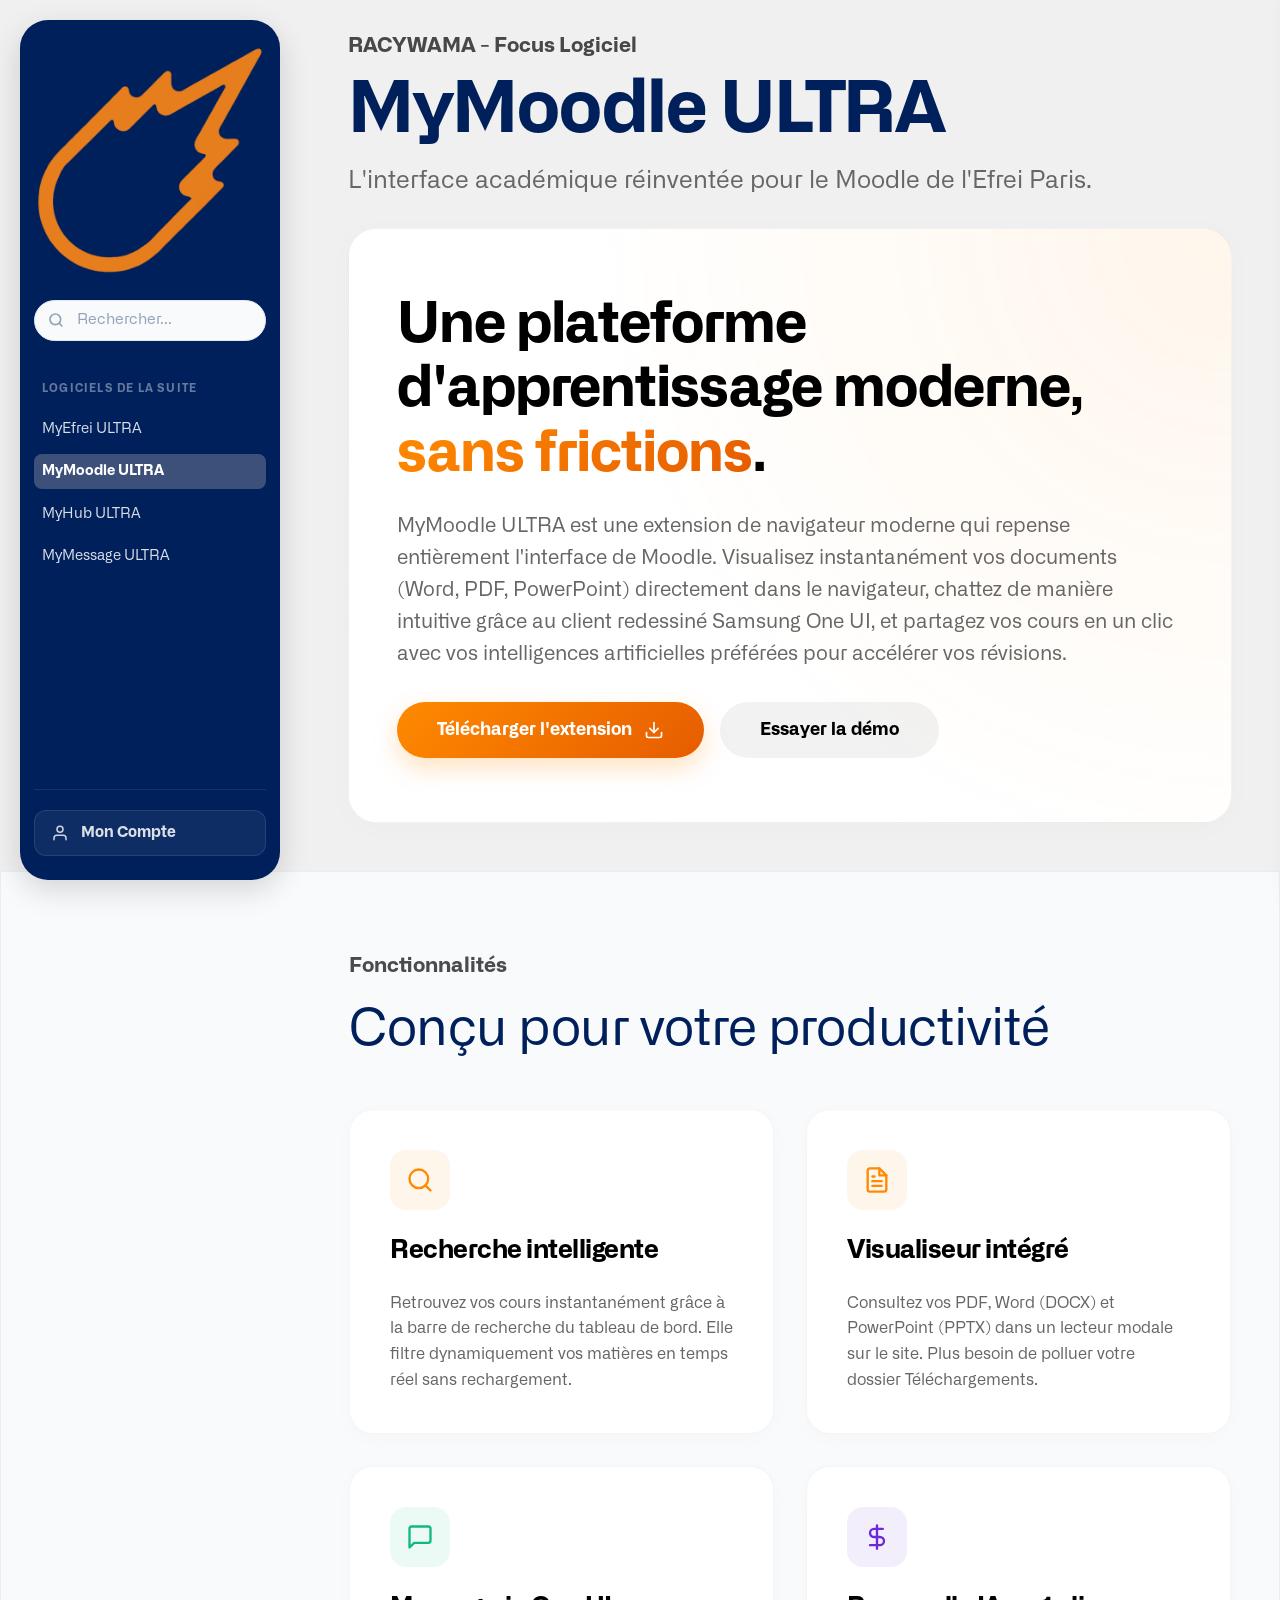
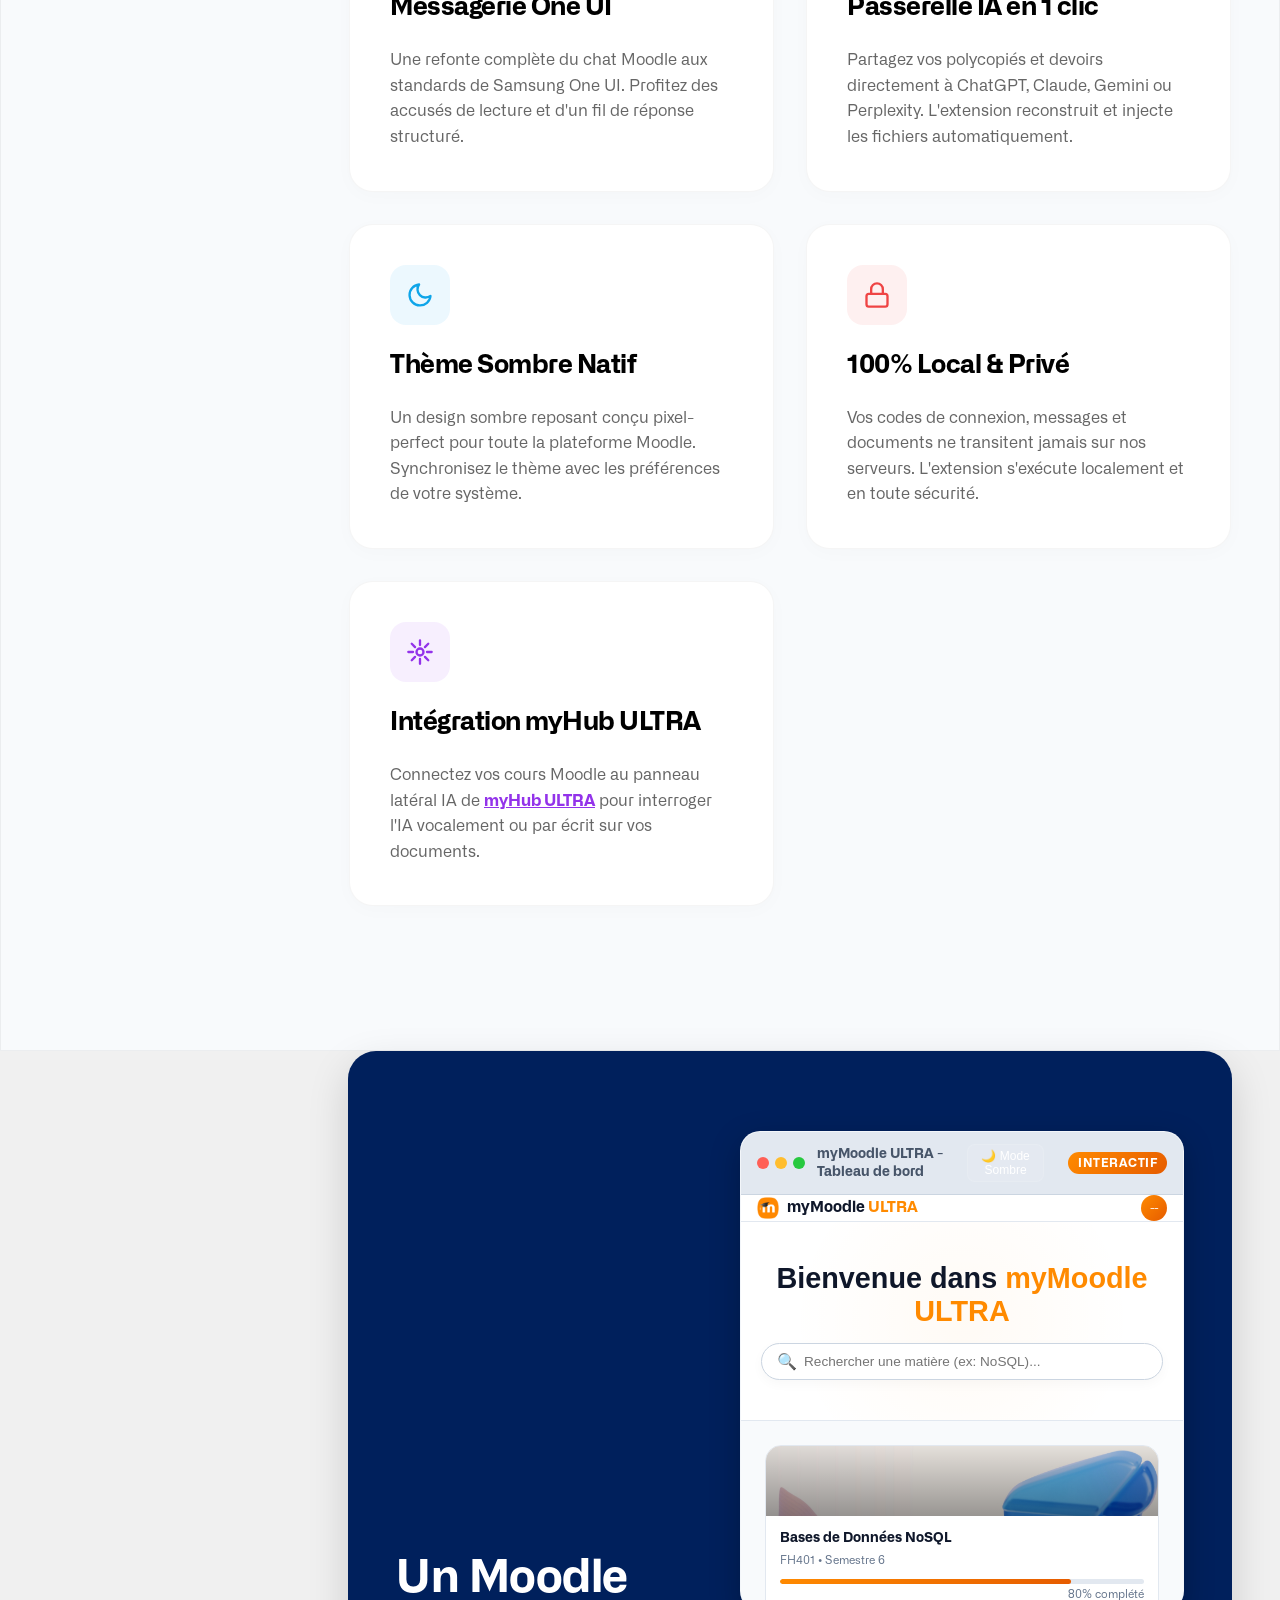
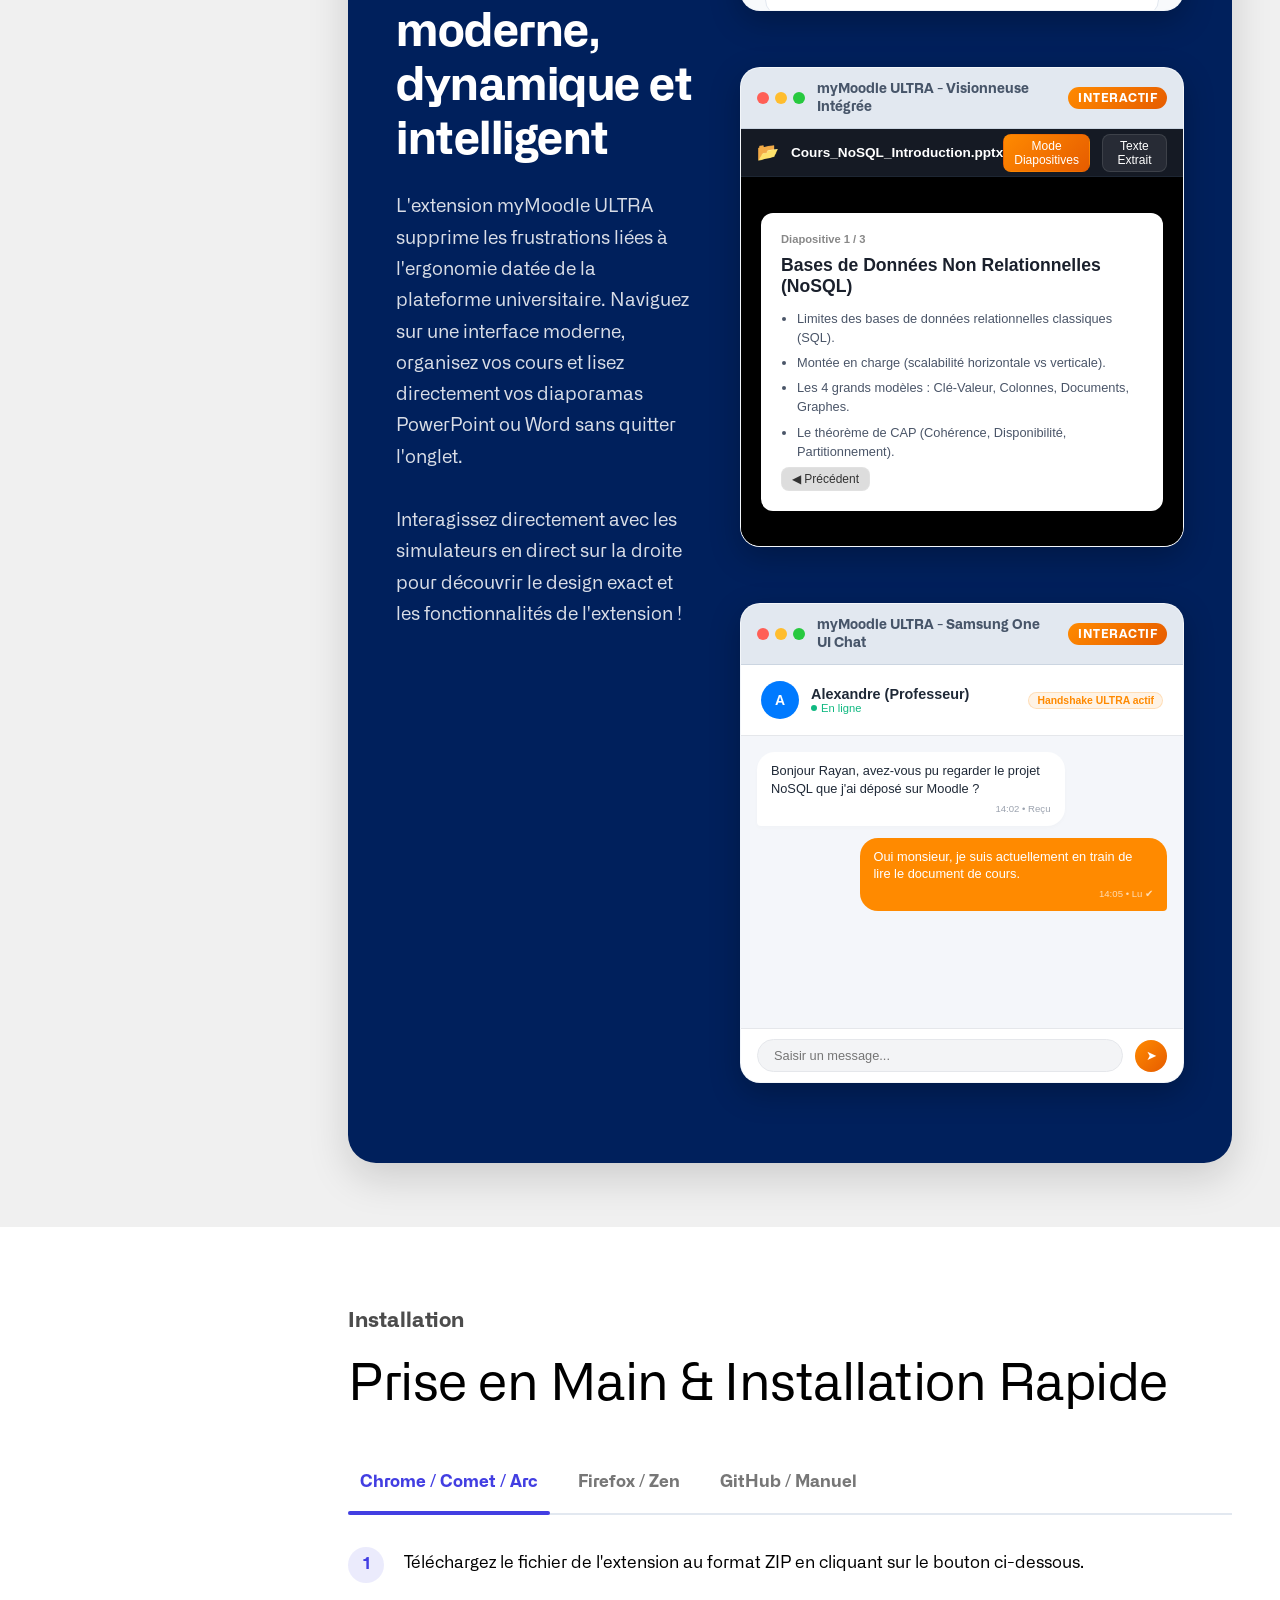
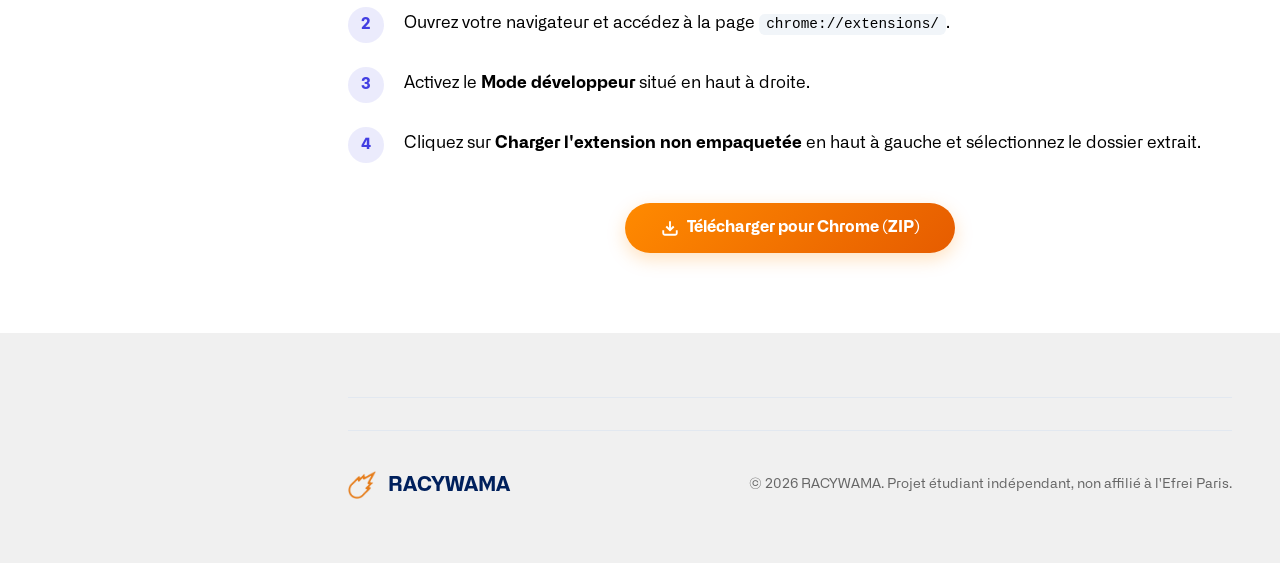
<file: mymoodle-ultra.html>
<!DOCTYPE html>
<html lang="fr">
<head>
  <meta charset="UTF-8">
  <meta name="viewport" content="width=device-width, initial-scale=1.0">
  <title>MyMoodle ULTRA - Présentation complète de l'extension RACYWAMA</title>
  
  <!-- SEO Meta Tags -->
  <meta name="description" content="Découvrez MyMoodle ULTRA par RACYWAMA. L'extension ultime pour moderniser le Moodle de l'Efrei Paris : visualiseur de documents intégré, chat Samsung One UI, passerelle IA et thème sombre.">
  <meta name="keywords" content="MyMoodle ULTRA, Efrei, RACYWAMA, Chrome extension, Moodle, thème sombre, visualiseur pdf, word, pptx, chat, samsung one ui">
  <meta name="author" content="Racywama">

  <!-- Open Graph -->
  <meta property="og:type" content="website">
  <meta property="og:title" content="MyMoodle ULTRA - Présentation complète">
  <meta property="og:description" content="Libérez-vous des lenteurs de Moodle. Visualiseur de documents intégré, messagerie One UI et connectivité IA.">
  <meta property="og:image" content="img/logoMyMoodleUltra.png">

  <!-- Favicon -->
  <link rel="icon" type="image/png" href="img/logo.png">

  <!-- Stylesheets -->
  <link rel="stylesheet" href="index.css">
  <link rel="stylesheet" href="mymoodle-ultra.css">
</head>
<body class="mymoodle-ultra-page">

  <!-- MOBILE HEADER (Visible on <= 992px) -->
  <header class="mobile-header">
    <a href="index.html" class="mobile-logo-wrapper">
      <img src="img/logo.png" alt="RACYWAMA Comet Logo" class="mobile-logo-img">
    </a>
    <button class="mye-hamburger-btn" id="mye-hamburger-btn" aria-label="Menu">
      <span></span>
      <span></span>
      <span></span>
    </button>
  </header>

  <!-- MOBILE DRAWER (Visible on <= 992px) -->
  <div id="mye-mobile-drawer" class="mye-mobile-drawer">
    <div class="mye-drawer-header">
      <button class="mye-drawer-close" id="mye-drawer-close" aria-label="Fermer">
        <svg viewBox="0 0 24 24" fill="none" stroke="currentColor" stroke-width="2" stroke-linecap="round" stroke-linejoin="round"><line x1="18" y1="6" x2="6" y2="18"></line><line x1="6" y1="6" x2="18" y2="18"></line></svg>
      </button>
    </div>
    
    <!-- Drawer Profile Info -->
    <div class="mye-drawer-profile-container">
      <div class="avatar-gradient drawer-avatar" id="drawer-profile-avatar">--</div>
      <div class="mye-drawer-profile-details">
        <h3 class="mye-drawer-name" id="drawer-profile-name">Non connecté</h3>
        <span class="mye-drawer-badge" id="drawer-profile-class">Aucune extension</span>
      </div>
    </div>
    
    <nav class="mye-drawer-nav">
      <a href="myefrei-ultra.html" class="mye-drawer-item">
        <span class="mye-drawer-item-text">MyEfrei ULTRA</span>
      </a>
      <a href="mymoodle-ultra.html" class="mye-drawer-item active">
        <span class="mye-drawer-item-text">MyMoodle ULTRA</span>
      </a>
      <a href="MyHub-ultra.html" class="mye-drawer-item">
        <span class="mye-drawer-item-text">MyHub ULTRA</span>
      </a>
      <a href="mymessage-ultra.html" class="mye-drawer-item">
        <span class="mye-drawer-item-text">MyMessage ULTRA</span>
      </a>
      <a href="mon-compte.html" class="mye-drawer-item">
        <span class="mye-drawer-item-text">Mon Compte</span>
      </a>
    </nav>
  </div>

  <!-- DRAWER OVERLAY -->
  <div id="mye-drawer-overlay" class="mye-drawer-overlay"></div>

  <!-- LEFT SIDEBAR -->
  <aside class="sidebar">
    <div class="sidebar-top">
      <a href="index.html" class="sidebar-logo-wrapper" id="sidebar-logo">
        <img src="img/logo.png" alt="RACYWAMA Comet Logo" class="sidebar-logo-img">
      </a>
      <div class="sidebar-search-container">
        <svg class="sidebar-search-icon" width="16" height="16" viewBox="0 0 24 24" fill="none" stroke="currentColor" stroke-width="2.5" stroke-linecap="round" stroke-linejoin="round"><circle cx="11" cy="11" r="8"></circle><line x1="21" y1="21" x2="16.65" y2="16.65"></line></svg>
        <input type="text" placeholder="Rechercher..." id="sidebar-search" class="sidebar-search-input">
      </div>
    </div>
    
    <!-- Software List inside Sidebar -->
    <nav class="sidebar-nav">
      <p class="sidebar-nav-title">Logiciels de la Suite</p>
      <ul class="sidebar-menu">
        <li>
          <a href="myefrei-ultra.html" class="sidebar-menu-link">
            MyEfrei ULTRA
          </a>
        </li>
        <li>
          <a href="mymoodle-ultra.html" class="sidebar-menu-link active">
            MyMoodle ULTRA
          </a>
        </li>
        <li>
          <a href="MyHub-ultra.html" class="sidebar-menu-link">
            MyHub ULTRA
          </a>
        </li>
        <li>
          <a href="mymessage-ultra.html" class="sidebar-menu-link">
            MyMessage ULTRA
          </a>
        </li>
      </ul>
    </nav>

    <!-- Sidebar Bottom (Account Button) -->
    <div class="sidebar-bottom">
      <a href="mon-compte.html" class="sidebar-account-btn" id="sidebar-account-btn">
        <svg class="sidebar-account-icon" width="18" height="18" viewBox="0 0 24 24" fill="none" stroke="currentColor" stroke-width="2" stroke-linecap="round" stroke-linejoin="round"><path d="M20 21v-2a4 4 0 0 0-4-4H8a4 4 0 0 0-4 4v2"></path><circle cx="12" cy="7" r="4"></circle></svg>
        <span>Mon Compte</span>
      </a>
    </div>
  </aside>

  <!-- MAIN CONTENT AREA -->
  <main class="main-content">

    <!-- Top Header -->
    <header class="top-header ultra-header-container">
      <span class="section-label" style="margin-bottom: 0.25rem;">RACYWAMA - Focus Logiciel</span>
      <h1 class="main-title" style="font-size: 4.5rem; font-weight: 700; color: #00205C;">MyMoodle ULTRA</h1>
      <p class="ultra-tagline">L'interface académique réinventée pour le Moodle de l'Efrei Paris.</p>
    </header>

    <!-- HERO PRESENTATION -->
    <section class="ultra-hero" id="hero-ultra">
      <div class="ultra-hero-content">
        <h2>Une plateforme d'apprentissage moderne, <span>sans frictions</span>.</h2>
        <p>
          MyMoodle ULTRA est une extension de navigateur moderne qui repense entièrement l'interface de Moodle. Visualisez instantanément vos documents (Word, PDF, PowerPoint) directement dans le navigateur, chattez de manière intuitive grâce au client redessiné Samsung One UI, et partagez vos cours en un clic avec vos intelligences artificielles préférées pour accélérer vos révisions.
        </p>
        <div class="ultra-hero-actions">
          <a href="#prise-en-main-ultra" class="btn-ultra-primary" id="btn-installez-maintenant">
            <span>Télécharger l'extension</span>
            <svg width="20" height="20" viewBox="0 0 24 24" fill="none" stroke="currentColor" stroke-width="2" stroke-linecap="round" stroke-linejoin="round"><path d="M21 15v4a2 2 0 0 1-2 2H5a2 2 0 0 1-2-2v-4"></path><polyline points="7 10 12 15 17 10"></polyline><line x1="12" y1="15" x2="12" y2="3"></line></svg>
          </a>
          <a href="#visual-demo" class="btn-ultra-secondary" id="btn-tester-demo">Essayer la démo</a>
        </div>
      </div>
    </section>

    <!-- CORE FEATURES SHOWCASE -->
    <section class="section-block" style="background-color: #f8fafc; border: 1px solid rgba(0, 0, 0, 0.05);" id="features-list">
      <span class="section-label">Fonctionnalités</span>
      <h3 class="section-headline" style="color: #00205C;">Conçu pour votre productivité</h3>
      
      <div class="feature-showcase-grid">
        <!-- Feature 1: Hero search -->
        <article class="showcase-card">
          <div class="showcase-icon-box">
            <svg width="28" height="28" viewBox="0 0 24 24" fill="none" stroke="currentColor" stroke-width="2" stroke-linecap="round" stroke-linejoin="round"><circle cx="11" cy="11" r="8"></circle><line x1="21" y1="21" x2="16.65" y2="16.65"></line></svg>
          </div>
          <h4>Recherche intelligente</h4>
          <p>Retrouvez vos cours instantanément grâce à la barre de recherche du tableau de bord. Elle filtre dynamiquement vos matières en temps réel sans rechargement.</p>
        </article>

        <!-- Feature 2: Integrated viewer -->
        <article class="showcase-card">
          <div class="showcase-icon-box" style="background: rgba(255, 138, 0, 0.08); color: var(--ultra-orange);">
            <svg width="28" height="28" viewBox="0 0 24 24" fill="none" stroke="currentColor" stroke-width="2" stroke-linecap="round" stroke-linejoin="round"><path d="M14 2H6a2 2 0 0 0-2 2v16a2 2 0 0 0 2 2h12a2 2 0 0 0 2-2V8z"></path><polyline points="14 2 14 8 20 8"></polyline><line x1="16" y1="13" x2="8" y2="13"></line><line x1="16" y1="17" x2="8" y2="17"></line><polyline points="10 9 9 9 8 9"></polyline></svg>
          </div>
          <h4>Visualiseur intégré</h4>
          <p>Consultez vos PDF, Word (DOCX) et PowerPoint (PPTX) dans un lecteur modale sur le site. Plus besoin de polluer votre dossier Téléchargements.</p>
        </article>

        <!-- Feature 3: Chat Samsung One UI -->
        <article class="showcase-card">
          <div class="showcase-icon-box" style="background: rgba(16, 185, 129, 0.08); color: #10b981;">
            <svg width="28" height="28" viewBox="0 0 24 24" fill="none" stroke="currentColor" stroke-width="2" stroke-linecap="round" stroke-linejoin="round"><path d="M21 15a2 2 0 0 1-2 2H7l-4 4V5a2 2 0 0 1 2-2h14a2 2 0 0 1 2 2z"></path></svg>
          </div>
          <h4>Messagerie One UI</h4>
          <p>Une refonte complète du chat Moodle aux standards de Samsung One UI. Profitez des accusés de lecture et d'un fil de réponse structuré.</p>
        </article>

        <!-- Feature 4: AI Injector -->
        <article class="showcase-card">
          <div class="showcase-icon-box" style="background: rgba(109, 40, 217, 0.08); color: #6d28d9;">
            <svg width="28" height="28" viewBox="0 0 24 24" fill="none" stroke="currentColor" stroke-width="2" stroke-linecap="round" stroke-linejoin="round"><path d="M12 2v20M17 5H9.5a3.5 3.5 0 0 0 0 7h5a3.5 3.5 0 0 1 0 7H6"></path></svg>
          </div>
          <h4>Passerelle IA en 1 clic</h4>
          <p>Partagez vos polycopiés et devoirs directement à ChatGPT, Claude, Gemini ou Perplexity. L'extension reconstruit et injecte les fichiers automatiquement.</p>
        </article>

        <!-- Feature 5: Theme Sombre & Auto -->
        <article class="showcase-card">
          <div class="showcase-icon-box" style="background: rgba(14, 165, 233, 0.08); color: #0ea5e9;">
            <svg width="28" height="28" viewBox="0 0 24 24" fill="none" stroke="currentColor" stroke-width="2" stroke-linecap="round" stroke-linejoin="round"><path d="M21 12.79A9 9 0 1 1 11.21 3 7 7 0 0 0 21 12.79z"></path></svg>
          </div>
          <h4>Thème Sombre Natif</h4>
          <p>Un design sombre reposant conçu pixel-perfect pour toute la plateforme Moodle. Synchronisez le thème avec les préférences de votre système.</p>
        </article>

        <!-- Feature 6: Local et Sécurisé -->
        <article class="showcase-card">
          <div class="showcase-icon-box" style="background: rgba(239, 68, 68, 0.08); color: #ef4444;">
            <svg width="28" height="28" viewBox="0 0 24 24" fill="none" stroke="currentColor" stroke-width="2" stroke-linecap="round" stroke-linejoin="round"><rect x="3" y="11" width="18" height="11" rx="2" ry="2"></rect><path d="M7 11V7a5 5 0 0 1 10 0v4"></path></svg>
          </div>
          <h4>100% Local & Privé</h4>
          <p>Vos codes de connexion, messages et documents ne transitent jamais sur nos serveurs. L'extension s'exécute localement et en toute sécurité.</p>
        </article>

        <!-- Feature 7: myHub ULTRA integration -->
        <article class="showcase-card">
          <div class="showcase-icon-box" style="background: rgba(147, 51, 234, 0.08); color: #9333ea;">
            <svg width="28" height="28" viewBox="0 0 24 24" fill="none" stroke="currentColor" stroke-width="2" stroke-linecap="round" stroke-linejoin="round"><circle cx="12" cy="12" r="3"></circle><path d="M12 2v4M12 18v4M4.93 4.93l2.83 2.83M16.24 16.24l2.83 2.83M2 12h4M18 12h4M4.93 19.07l2.83-2.83M16.24 7.76l2.83-2.83"/></svg>
          </div>
          <h4>Intégration myHub ULTRA</h4>
          <p>Connectez vos cours Moodle au panneau latéral IA de <a href="MyHub-ultra.html" style="color: #9333ea; font-weight: 700; text-decoration: underline;">myHub ULTRA</a> pour interroger l'IA vocalement ou par écrit sur vos documents.</p>
        </article>
      </div>
    </section>

    <!-- DETAILED MODULE PREVIEWS -->
    <section class="preview-section" id="visual-demo">
      <div class="preview-grid">
        <div class="preview-text">
          <h3>Un Moodle moderne, dynamique et intelligent</h3>
          <p>
            L'extension myMoodle ULTRA supprime les frustrations liées à l'ergonomie datée de la plateforme universitaire. Naviguez sur une interface moderne, organisez vos cours et lisez directement vos diaporamas PowerPoint ou Word sans quitter l'onglet.
          </p>
          <p>
            Interagissez directement avec les simulateurs en direct sur la droite pour découvrir le design exact et les fonctionnalités de l'extension !
          </p>
        </div>
        
        <!-- Interactive Windows Grid -->
        <div class="interactive-windows-grid">
          
          <!-- Window 1: Moodle Dashboard Dark Mode -->
          <article class="interactive-window" id="win-dashboard">
            <div class="window-header">
              <div class="window-dots">
                <span class="window-dot close"></span>
                <span class="window-dot minimize"></span>
                <span class="window-dot maximize"></span>
              </div>
              <span class="window-title">myMoodle ULTRA - Tableau de bord</span>
              <button class="viewer-btn-mock" id="btn-dash-darktoggle" style="margin-left: auto; margin-right: 12px;">
                <span>🌙 Mode Sombre</span>
              </button>
              <span class="window-action-lbl">Interactif</span>
            </div>
            
            <div class="window-body">
              <div class="moodle-dash-mock" id="moodle-dash-mock">
                <!-- Header -->
                <div class="moodle-header-mock">
                  <div class="moodle-logo-container">
                    <img src="img/logoMyMoodleUltra.png" class="moodle-logo-img-mock" alt="Logo">
                    <span>myMoodle <strong style="color:var(--ultra-orange);">ULTRA</strong></span>
                  </div>
                  <div class="moodle-user-pill">RB</div>
                </div>
                
                <!-- Hero search banner -->
                <div class="moodle-hero-banner-mock">
                  <h3 class="moodle-hero-title-mock">Bienvenue dans <span>myMoodle ULTRA</span></h3>
                  <div class="moodle-search-row" style="width:100%; display:flex; justify-content:center;">
                    <div class="moodle-search-bar-mock">
                      <span class="moodle-search-icon-mock">🔍</span>
                      <input type="text" class="moodle-search-input-mock" id="moodle-search-input-mock" placeholder="Rechercher une matière (ex: NoSQL)..." autocomplete="off" />
                    </div>
                  </div>
                </div>
                
                <!-- Courses grid -->
                <div class="moodle-courses-grid-mock" id="moodle-courses-grid-mock">
                  <div class="moodle-course-card-mock" data-course-title="no-sql databases bases de donnees">
                    <div class="moodle-course-card-header-mock" style="background-image: linear-gradient(rgba(0,0,0,0.1), rgba(0,0,0,0.4)), url('img/fond1.png')"></div>
                    <div class="moodle-course-card-body-mock">
                      <h4 class="moodle-course-card-title-mock">Bases de Données NoSQL</h4>
                      <span class="moodle-course-card-subtitle-mock">FH401 &bull; Semestre 6</span>
                      <div class="moodle-course-card-progress-mock">
                        <div class="moodle-progress-bar-mock">
                          <div class="moodle-progress-fill-mock" style="width: 80%;"></div>
                        </div>
                        <span class="moodle-progress-text-mock">80% complété</span>
                      </div>
                    </div>
                  </div>
                  
                  <div class="moodle-course-card-mock" data-course-title="developpement web mobile applications">
                    <div class="moodle-course-card-header-mock" style="background-image: linear-gradient(rgba(0,0,0,0.1), rgba(0,0,0,0.4)), url('img/fond1.png')"></div>
                    <div class="moodle-course-card-body-mock">
                      <h4 class="moodle-course-card-title-mock">Développement Web & Mobile</h4>
                      <span class="moodle-course-card-subtitle-mock">FE403 &bull; Semestre 6</span>
                      <div class="moodle-course-card-progress-mock">
                        <div class="moodle-progress-bar-mock">
                          <div class="moodle-progress-fill-mock" style="width: 45%;"></div>
                        </div>
                        <span class="moodle-progress-text-mock">45% complété</span>
                      </div>
                    </div>
                  </div>

                  <div class="moodle-course-card-mock" data-course-title="securite reseau systemes cryptographie">
                    <div class="moodle-course-card-header-mock" style="background-image: linear-gradient(rgba(0,0,0,0.1), rgba(0,0,0,0.4)), url('img/fond1.png')"></div>
                    <div class="moodle-course-card-body-mock">
                      <h4 class="moodle-course-card-title-mock">Sécurité & Cryptographie</h4>
                      <span class="moodle-course-card-subtitle-mock">FE412 &bull; Semestre 6</span>
                      <div class="moodle-course-card-progress-mock">
                        <div class="moodle-progress-bar-mock">
                          <div class="moodle-progress-fill-mock" style="width: 10%;"></div>
                        </div>
                        <span class="moodle-progress-text-mock">10% complété</span>
                      </div>
                    </div>
                  </div>
                </div>
              </div>
            </div>
          </article>
          
          <!-- Window 2: Integrated Document Viewer -->
          <article class="interactive-window" id="win-viewer">
            <div class="window-header">
              <div class="window-dots">
                <span class="window-dot close"></span>
                <span class="window-dot minimize"></span>
                <span class="window-dot maximize"></span>
              </div>
              <span class="window-title">myMoodle ULTRA - Visionneuse Intégrée</span>
              <span class="window-action-lbl">Interactif</span>
            </div>
            
            <div class="window-body" style="background:#000;">
              <div class="viewer-mock-container">
                <div class="viewer-header-mock">
                  <div class="viewer-header-left">
                    <span style="font-size:1.1rem; color: var(--ultra-orange)">📂</span>
                    <span class="viewer-doc-title">Cours_NoSQL_Introduction.pptx</span>
                  </div>
                  <div class="viewer-header-right">
                    <button class="viewer-btn-mock active" id="btn-viewer-canvas">Mode Diapositives</button>
                    <button class="viewer-btn-mock" id="btn-viewer-text">Texte Extrait</button>
                  </div>
                </div>
                
                <div class="viewer-content-mock">
                  <!-- Canvas View mode -->
                  <div class="viewer-canvas-mode" id="viewer-canvas-panel">
                    <div class="viewer-canvas-slide-num">Diapositive 1 / 3</div>
                    <h4 class="viewer-canvas-slide-title">Bases de Données Non Relationnelles (NoSQL)</h4>
                    <ul class="viewer-canvas-slide-bullets">
                      <li>Limites des bases de données relationnelles classiques (SQL).</li>
                      <li>Montée en charge (scalabilité horizontale vs verticale).</li>
                      <li>Les 4 grands modèles : Clé-Valeur, Colonnes, Documents, Graphes.</li>
                      <li>Le théorème de CAP (Cohérence, Disponibilité, Partitionnement).</li>
                    </ul>
                    <div style="margin-top: auto; display: flex; gap: 8px;">
                      <button class="viewer-btn-mock" style="background:#ddd; color:#333;" id="btn-slide-prev" disabled>◀ Précédent</button>
                      <button class="viewer-btn-mock" style="margin-left:auto;" id="btn-slide-next">Suivant ▶</button>
                    </div>
                  </div>
                  
                  <!-- Text View mode -->
                  <div class="viewer-text-mode" id="viewer-text-panel">
                    <div class="viewer-text-slide-block">
                      <span class="viewer-text-slide-num">Diapositive 1</span>
                      <h4 class="viewer-text-slide-title">Bases de Données Non Relationnelles (NoSQL)</h4>
                      <p class="viewer-text-slide-content">
                        Limites des bases de données relationnelles classiques (SQL). Montée en charge (scalabilité horizontale vs verticale). Les 4 grands modèles : Clé-Valeur, Colonnes, Documents, Graphes. Le théorème de CAP (Cohérence, Disponibilité, Partitionnement).
                      </p>
                    </div>
                    <div class="viewer-text-slide-block">
                      <span class="viewer-text-slide-num">Diapositive 2</span>
                      <h4 class="viewer-text-slide-title">Modèle Document & Stockage JSON</h4>
                      <p class="viewer-text-slide-content">
                        Concept de document (représentation en JSON ou BSON). Flexibilité du schéma (Schema-less). Exemple de base documentaire populaire : MongoDB. Gestion des collections et indexation avancée des champs.
                      </p>
                    </div>
                    <div class="viewer-text-slide-block">
                      <span class="viewer-text-slide-num">Diapositive 3</span>
                      <h4 class="viewer-text-slide-title">Le Théorème de CAP</h4>
                      <p class="viewer-text-slide-content">
                        Consistance (Consistency), Disponibilité (Availability), Tolérance au partitionnement (Partition tolerance). Selon Eric Brewer, un système distribué ne peut garantir que deux de ces trois propriétés simultanément. Choix cornélien lors du design d'architectures.
                      </p>
                    </div>
                  </div>
                </div>
              </div>
            </div>
          </article>
          
          <!-- Window 3: Samsung One UI Messagerie client -->
          <article class="interactive-window" id="win-chat">
            <div class="window-header">
              <div class="window-dots">
                <span class="window-dot close"></span>
                <span class="window-dot minimize"></span>
                <span class="window-dot maximize"></span>
              </div>
              <span class="window-title">myMoodle ULTRA - Samsung One UI Chat</span>
              <span class="window-action-lbl">Interactif</span>
            </div>
            
            <div class="window-body">
              <div class="chat-mock-container">
                <!-- Chat Header -->
                <div class="chat-header-mock">
                  <div class="chat-avatar-mock">A</div>
                  <div class="chat-user-details">
                    <span class="chat-user-name">Alexandre (Professeur)</span>
                    <span class="chat-user-status">En ligne</span>
                  </div>
                  <span class="chat-ultra-badge" id="chat-handshake-status">Handshake ULTRA actif</span>
                </div>
                
                <!-- Chat Bubbles -->
                <div class="chat-body-mock" id="chat-body-mock">
                  <div class="chat-message-bubble incoming" data-msg-id="msg-1">
                    <span class="chat-message-text">Bonjour Rayan, avez-vous pu regarder le projet NoSQL que j'ai déposé sur Moodle ?</span>
                    <span class="chat-message-meta">14:02 &bull; Reçu</span>
                  </div>
                  
                  <div class="chat-message-bubble outgoing" data-msg-id="msg-2" style="cursor: pointer;" title="Double-cliquez ou cliquez pour répondre">
                    <div class="chat-reply-preview-in-bubble" style="display:none;" id="bubble-reply-container"></div>
                    <span class="chat-message-text">Oui monsieur, je suis actuellement en train de lire le document de cours.</span>
                    <span class="chat-message-meta">14:05 &bull; Lu ✔</span>
                  </div>
                </div>
                
                <!-- Reply preview bar -->
                <div class="chat-reply-bar-mock" id="chat-reply-bar-mock">
                  <div class="chat-reply-bar-content">
                    <span class="chat-reply-bar-sender" id="chat-reply-sender">Répondre à Alexandre</span>
                    <span class="chat-reply-bar-text" id="chat-reply-text">Bonjour Rayan, avez-vous pu regarder le projet NoSQL...</span>
                  </div>
                  <button class="chat-reply-bar-close" id="btn-chat-reply-close">✖</button>
                </div>
                
                <!-- Input Bar -->
                <div class="chat-input-bar-mock">
                  <input type="text" class="chat-input-field-mock" id="chat-input-mock" placeholder="Saisir un message..." />
                  <button class="chat-send-btn-mock" id="btn-chat-send">➤</button>
                </div>
              </div>
            </div>
          </article>
          
        </div>
      </div>
    </section>

    <!-- SECTION 3: PRISE EN MAIN (INSTALLATION) -->
    <section id="prise-en-main-ultra" class="section-block prise-en-main-section">
      <div class="section-container">
        <span class="section-label">Installation</span>
        <h3 class="section-headline">Prise en Main & Installation Rapide</h3>
        
        <div class="install-wrapper">
          <div class="install-tabs-header">
            <button class="install-tab-btn active" data-tab="chrome-guide" id="tab-btn-chrome">Chrome / Comet / Arc</button>
            <button class="install-tab-btn" data-tab="firefox-guide" id="tab-btn-firefox">Firefox / Zen</button>
            <button class="install-tab-btn" data-tab="manual-guide" id="tab-btn-manual">GitHub / Manuel</button>
          </div>

          <div class="install-tabs-content">
            <!-- Chrome Content -->
            <div class="install-tab-pane active" id="chrome-guide">
              <ol class="install-steps">
                <li>
                  <div class="step-number">1</div>
                  <div class="step-text">Téléchargez le fichier de l'extension au format ZIP en cliquant sur le bouton ci-dessous.</div>
                </li>
                <li>
                  <div class="step-number">2</div>
                  <div class="step-text">Ouvrez votre navigateur et accédez à la page <code>chrome://extensions/</code>.</div>
                </li>
                <li>
                  <div class="step-number">3</div>
                  <div class="step-text">Activez le <strong>Mode développeur</strong> situé en haut à droite.</div>
                </li>
                <li>
                  <div class="step-number">4</div>
                  <div class="step-text">Cliquez sur <strong>Charger l'extension non empaquetée</strong> en haut à gauche et sélectionnez le dossier extrait.</div>
                </li>
              </ol>
              <div class="install-actions">
                <a href="https://github.com" target="_blank" class="btn-action-download">
                  <svg width="18" height="18" viewBox="0 0 24 24" fill="none" stroke="currentColor" stroke-width="2.5"><path d="M21 15v4a2 2 0 0 1-2 2H5a2 2 0 0 1-2-2v-4"></path><polyline points="7 10 12 15 17 10"></polyline><line x1="12" y1="15" x2="12" y2="3"></line></svg>
                  Télécharger pour Chrome (ZIP)
                </a>
              </div>
            </div>

            <!-- Firefox Content -->
            <div class="install-tab-pane" id="firefox-guide">
              <ol class="install-steps">
                <li>
                  <div class="step-number">1</div>
                  <div class="step-text">Téléchargez l'archive Firefox signée <code>.xpi</code> depuis nos dépôts sécurisés.</div>
                </li>
                <li>
                  <div class="step-number">2</div>
                  <div class="step-text">Double-cliquez sur le fichier ou glissez-le directement dans la fenêtre de Firefox.</div>
                </li>
                <li>
                  <div class="step-number">3</div>
                  <div class="step-text">Acceptez l'autorisation d'installation en cliquant sur <strong>Ajouter</strong>.</div>
                </li>
              </ol>
              <div class="install-actions">
                <a href="https://github.com" target="_blank" class="btn-action-download">
                  <svg width="18" height="18" viewBox="0 0 24 24" fill="none" stroke="currentColor" stroke-width="2.5"><path d="M21 15v4a2 2 0 0 1-2 2H5a2 2 0 0 1-2-2v-4"></path><polyline points="7 10 12 15 17 10"></polyline><line x1="12" y1="15" x2="12" y2="3"></line></svg>
                  Télécharger pour Firefox (XPI)
                </a>
              </div>
            </div>

            <!-- Manual Content -->
            <div class="install-tab-pane" id="manual-guide">
              <ol class="install-steps">
                <li>
                  <div class="step-number">1</div>
                  <div class="step-text">Clonez le dépôt officiel GitHub : <code>git clone https://github.com/racywama/mymoodle-ultra.git</code>.</div>
                </li>
                <li>
                  <div class="step-number">2</div>
                  <div class="step-text">Installez les dépendances npm de développement pour compiler ou exécuter les tests.</div>
                </li>
                <li>
                  <div class="step-number">3</div>
                  <div class="step-text">Importez le dossier compilé comme extension non empaquetée dans votre navigateur favori.</div>
                </li>
              </ol>
              <div class="install-actions">
                <a href="https://github.com" target="_blank" class="btn-action-download">
                  <svg width="18" height="18" viewBox="0 0 24 24" fill="none" stroke="currentColor" stroke-width="2.5"><path d="M9 19c-5 1.5-5-2.5-7-3m14 6v-3.87a3.37 3.37 0 0 0-.94-2.61c3.14-.35 6.44-1.54 6.44-7A5.44 5.44 0 0 0 20 4.77 5.07 5.07 0 0 0 19.91 1S18.73.65 16 2.48a13.38 13.38 0 0 0-7 0C6.27.65 5.09 1 5.09 1A5.07 5.07 0 0 0 5 4.77a5.44 5.44 0 0 0-1.5 3.78c0 5.42 3.3 6.61 6.44 7A3.37 3.37 0 0 0 9 18.13V22"></path></svg>
                  Rejoindre le GitHub officiel
                </a>
              </div>
            </div>
          </div>
        </div>
      </div>
    </section>

    <!-- FOOTER -->
    <footer style="margin-top: 4rem; padding-top: 2rem; border-top: 1px solid #e2e8f0;">
      <div class="footer-wrapper">
        <div class="footer-brand">
          <img src="img/logo.png" alt="Racywama Comet" class="footer-logo">
          <span>RACYWAMA</span>
        </div>
        <div class="footer-copyright">
          &copy; 2026 RACYWAMA. Projet étudiant indépendant, non affilié à l'Efrei Paris.
        </div>
      </div>
    </footer>

  </main>

  <!-- Interactive Logic Script -->
  <script>
    document.addEventListener('DOMContentLoaded', () => {

      // --- MOBILE DRAWER TOGGLE LOGIC ---
      const hamburgerBtn = document.getElementById('mye-hamburger-btn');
      const mobileDrawer = document.getElementById('mye-mobile-drawer');
      const drawerClose = document.getElementById('mye-drawer-close');
      const drawerOverlay = document.getElementById('mye-drawer-overlay');

      if (hamburgerBtn && mobileDrawer && drawerOverlay) {
        hamburgerBtn.addEventListener('click', (e) => {
          e.stopPropagation();
          mobileDrawer.classList.add('active');
          drawerOverlay.classList.add('active');
        });
      }

      const closeDrawer = () => {
        if (mobileDrawer) mobileDrawer.classList.remove('active');
        if (drawerOverlay) drawerOverlay.classList.remove('active');
      };

      if (drawerClose) drawerClose.addEventListener('click', closeDrawer);
      if (drawerOverlay) drawerOverlay.addEventListener('click', closeDrawer);

      // --- MOBILE DRAWER PROFILE SYNC ---
      const updateDrawerProfile = () => {
        const nameVal = localStorage.getItem('mye_user_name');
        const classVal = localStorage.getItem('mye_user_class');
        const drawerName = document.getElementById('drawer-profile-name');
        const drawerClass = document.getElementById('drawer-profile-class');
        const drawerAvatar = document.getElementById('drawer-profile-avatar');

        if (drawerName) drawerName.textContent = nameVal || 'Non connecté';
        if (drawerClass) drawerClass.textContent = classVal || 'Aucune extension';
        if (drawerAvatar) {
          if (nameVal) {
            const initials = nameVal.split(' ').map(n => n[0]).join('').substring(0, 2).toUpperCase();
            drawerAvatar.textContent = initials;
          } else {
            drawerAvatar.textContent = '--';
          }
        }
      };

      const syncUserParams = () => {
        const nameVal = localStorage.getItem('mye_user_name');
        const userPills = document.querySelectorAll('.moodle-user-pill');
        if (nameVal) {
          const initials = nameVal.split(' ').map(n => n[0]).join('').substring(0, 2).toUpperCase();
          userPills.forEach(pill => {
            pill.textContent = initials;
          });
        } else {
          userPills.forEach(pill => {
            pill.textContent = '--';
          });
        }
      };

      // --- SIDEBAR SEARCH FILTER ---
      const sidebarSearchInput = document.getElementById('sidebar-search');
      const sidebarLinks = document.querySelectorAll('.sidebar-menu li');
      if (sidebarSearchInput) {
        sidebarSearchInput.addEventListener('input', (e) => {
          const query = e.target.value.toLowerCase().trim();
          sidebarLinks.forEach(linkLi => {
            const linkText = linkLi.querySelector('.sidebar-menu-link').textContent.toLowerCase();
            if (linkText.includes(query)) {
              linkLi.style.display = 'block';
            } else {
              linkLi.style.display = 'none';
            }
          });
        });
      }

      // --- SYNC EVENTS ---
      window.addEventListener('mye-sync-data', () => {
        updateDrawerProfile();
        syncUserParams();
      });

      updateDrawerProfile();
      syncUserParams();

      // ==========================================
      // Window 1: Dashboard Dark Mode Simulator & Search
      // ==========================================
      const btnDarkToggle = document.getElementById('btn-dash-darktoggle');
      const dashBody = document.getElementById('moodle-dash-mock');
      const searchInput = document.getElementById('moodle-search-input-mock');
      const courses = document.querySelectorAll('.moodle-course-card-mock');

      btnDarkToggle.addEventListener('click', () => {
        const isDark = dashBody.classList.toggle('dark-mode-active');
        btnDarkToggle.querySelector('span').textContent = isDark ? '☀️ Mode Clair' : '🌙 Mode Sombre';
      });

      searchInput.addEventListener('input', (e) => {
        const query = e.target.value.toLowerCase().normalize("NFD").replace(/[\u0300-\u036f]/g, "").trim();
        courses.forEach(card => {
          const keywords = card.getAttribute('data-course-title');
          if (keywords.includes(query) || card.textContent.toLowerCase().includes(query)) {
            card.style.display = 'flex';
          } else {
            card.style.display = 'none';
          }
        });
      });

      // ==========================================
      // Window 2: Document Viewer Slider
      // ==========================================
      const btnViewerCanvas = document.getElementById('btn-viewer-canvas');
      const btnViewerText = document.getElementById('btn-viewer-text');
      const canvasPanel = document.getElementById('viewer-canvas-panel');
      const textPanel = document.getElementById('viewer-text-panel');
      
      const slideTitle = canvasPanel.querySelector('.viewer-canvas-slide-title');
      const slideBullets = canvasPanel.querySelector('.viewer-canvas-slide-bullets');
      const slideNum = canvasPanel.querySelector('.viewer-canvas-slide-num');
      const btnPrev = document.getElementById('btn-slide-prev');
      const btnNext = document.getElementById('btn-slide-next');
      
      const slides = [
        {
          title: "Bases de Données Non Relationnelles (NoSQL)",
          bullets: [
            "Limites des bases de données relationnelles classiques (SQL).",
            "Montée en charge (scalabilité horizontale vs verticale).",
            "Les 4 grands modèles : Clé-Valeur, Colonnes, Documents, Graphes.",
            "Le théorème de CAP (Cohérence, Disponibilité, Partitionnement)."
          ]
        },
        {
          title: "Modèle Document & Stockage JSON",
          bullets: [
            "Concept de document (représentation en JSON ou BSON).",
            "Flexibilité du schéma (Schema-less).",
            "Exemple de base documentaire populaire : MongoDB.",
            "Gestion des collections et indexation avancée des champs."
          ]
        },
        {
          title: "Le Théorème de CAP",
          bullets: [
            "Consistance (Consistency), Disponibilité (Availability), Tolérance au partitionnement (Partition tolerance).",
            "Selon Eric Brewer, un système distribué ne peut garantir que deux de ces trois propriétés simultanément.",
            "Choix cornélien lors du design d'architectures."
          ]
        }
      ];
      
      let currentSlide = 0;
      
      const updateSlide = () => {
        slideNum.textContent = `Diapositive ${currentSlide + 1} / ${slides.length}`;
        slideTitle.textContent = slides[currentSlide].title;
        slideBullets.innerHTML = slides[currentSlide].bullets.map(b => `<li>${b}</li>`).join('');
        
        btnPrev.disabled = currentSlide === 0;
        btnNext.disabled = currentSlide === slides.length - 1;
      };
      
      btnPrev.addEventListener('click', () => {
        if (currentSlide > 0) {
          currentSlide--;
          updateSlide();
        }
      });
      
      btnNext.addEventListener('click', () => {
        if (currentSlide < slides.length - 1) {
          currentSlide++;
          updateSlide();
        }
      });

      // Initialize slide view on load
      updateSlide();

      btnViewerCanvas.addEventListener('click', () => {
        btnViewerCanvas.classList.add('active');
        btnViewerText.classList.remove('active');
        canvasPanel.style.display = 'flex';
        textPanel.style.display = 'none';
      });

      btnViewerText.addEventListener('click', () => {
        btnViewerText.classList.add('active');
        btnViewerCanvas.classList.remove('active');
        canvasPanel.style.display = 'none';
        textPanel.style.display = 'block';
      });

      // ==========================================
      // Window 3: Chat Handshake & Replies Simulator
      // ==========================================
      const chatBody = document.getElementById('chat-body-mock');
      const chatInput = document.getElementById('chat-input-mock');
      const chatSend = document.getElementById('btn-chat-send');
      const chatReplyBar = document.getElementById('chat-reply-bar-mock');
      const chatReplySender = document.getElementById('chat-reply-sender');
      const chatReplyText = document.getElementById('chat-reply-text');
      const chatReplyClose = document.getElementById('btn-chat-reply-close');
      const bubbles = document.querySelectorAll('.chat-message-bubble');
      
      let activeReply = null;
      
      const setReplyMode = (msgId, text, sender) => {
        activeReply = { id: msgId, text: text, sender: sender };
        chatReplySender.textContent = `Répondre à ${sender}`;
        chatReplyText.textContent = text;
        chatReplyBar.style.display = 'flex';
        chatInput.focus();
      };
      
      const cancelReply = () => {
        activeReply = null;
        chatReplyBar.style.display = 'none';
      };
      
      // Setup reply clicks on message bubbles
      chatBody.addEventListener('click', (e) => {
        const bubble = e.target.closest('.chat-message-bubble');
        if (bubble) {
          const msgId = bubble.getAttribute('data-msg-id');
          const isOutgoing = bubble.classList.contains('outgoing');
          const sender = isOutgoing ? 'Vous' : 'Alexandre';
          const textEl = bubble.querySelector('.chat-message-text');
          const text = textEl ? textEl.textContent : '';
          setReplyMode(msgId, text, sender);
        }
      });
      
      chatReplyClose.addEventListener('click', cancelReply);
      
      const sendMessage = () => {
        const val = chatInput.value.trim();
        if (!val) return;
        
        // Add new bubble
        const bubble = document.createElement('div');
        bubble.className = 'chat-message-bubble outgoing';
        const uniqueId = `msg-user-${Date.now()}`;
        bubble.setAttribute('data-msg-id', uniqueId);
        
        let contentHtml = '';
        if (activeReply) {
          contentHtml += `
            <div class="chat-reply-preview-in-bubble">
              <strong>${activeReply.sender}</strong> : ${activeReply.text.substring(0, 40)}${activeReply.text.length > 40 ? '...' : ''}
            </div>
          `;
          cancelReply();
        }
        
        contentHtml += `<span class="chat-message-text">${val}</span>`;
        contentHtml += `<span class="chat-message-meta">${new Date().toLocaleTimeString([], {hour: '2-digit', minute:'2-digit'})} &bull; Transmis</span>`;
        
        bubble.innerHTML = contentHtml;
        chatBody.appendChild(bubble);
        chatInput.value = '';
        
        // Scroll to bottom
        chatBody.scrollTop = chatBody.scrollHeight;
        
        // Simulate response after 1.5 seconds
        setTimeout(() => {
          const responseBubble = document.createElement('div');
          responseBubble.className = 'chat-message-bubble incoming';
          responseBubble.setAttribute('data-msg-id', `msg-alex-${Date.now()}`);
          
          responseBubble.innerHTML = `
            <span class="chat-message-text">Parfait ! J'ai bien reçu votre réponse. N'hésitez pas à lancer la passerelle IA pour faire un résumé du cours si nécessaire.</span>
            <span class="chat-message-meta">${new Date().toLocaleTimeString([], {hour: '2-digit', minute:'2-digit'})} &bull; Reçu</span>
          `;
          chatBody.appendChild(responseBubble);
          chatBody.scrollTop = chatBody.scrollHeight;
          
          // Update status of outgoing bubble to "Lu ✔"
          bubble.querySelector('.chat-message-meta').innerHTML = `${new Date().toLocaleTimeString([], {hour: '2-digit', minute:'2-digit'})} &bull; Lu ✔`;
        }, 1500);
      };
      
      chatSend.addEventListener('click', sendMessage);
      chatInput.addEventListener('keydown', (e) => {
        if (e.key === 'Enter') {
          sendMessage();
        }
      });

      // --- INSTALLATION TABS ---
      const installTabButtons = document.querySelectorAll('.install-tab-btn');
      const installTabPanes = document.querySelectorAll('.install-tab-pane');

      const switchInstallTab = (tabId) => {
        installTabButtons.forEach(btn => {
          if (btn.getAttribute('data-tab') === tabId) {
            btn.classList.add('active');
          } else {
            btn.classList.remove('active');
          }
        });

        installTabPanes.forEach(pane => {
          if (pane.id === tabId) {
            pane.classList.add('active');
          } else {
            pane.classList.remove('active');
          }
        });
      };

      installTabButtons.forEach(btn => {
        btn.addEventListener('click', () => {
          const tabId = btn.getAttribute('data-tab');
          switchInstallTab(tabId);
        });
      });
      
    });
  </script>
</body>
</html>
</file>
<file: index.css>
/* 
   Efrei ULTRA - RACYWAMA
   Styles pixel-perfect conformes aux captures d'écran
*/

@font-face {
  font-family: 'Alliance No.2';
  src: url('./Police/Alliance%20No.2%20Regular.otf') format('opentype');
  font-weight: 400;
  font-style: normal;
}

@font-face {
  font-family: 'Alliance No.2';
  src: url('./Police/Alliance%20No.2%20Bold.otf') format('opentype');
  font-weight: 700;
  font-style: normal;
}

:root {
  /* Colors */
  --sidebar-bg: #00205C;
  --main-bg: #F0F0F0;
  
  --sidebar-search-bg: #3d507a;
  --sidebar-search-border: rgba(255, 255, 255, 0.1);
  --sidebar-search-text: #ffffff;
  
  --text-dark: #000000;
  --text-muted: #333333;
  --text-white: #ffffff;
  
  --btn-decouvrir-bg: #556d8f;
  --btn-decouvrir-hover: #405573;
  
  --nav-bar-bg: #00205C;
  --tab-bg: #8496b8;
  --tab-active-bg: #3d507a;
  
  --section-fonctionnement-bg: #8397b9;
  --section-logiciels-bg: #a0c3ff;
  
  --btn-blue: #423ee2;
  --btn-blue-hover: #2f2bc1;
  --btn-orange: #f37936;
  --btn-orange-hover: #db611e;
  
  /* Fonts */
  --font-family: 'Alliance No.2', sans-serif;
}

/* Reset & Base Styles */
* {
  margin: 0;
  padding: 0;
  box-sizing: border-box;
}

html {
  scroll-behavior: smooth;
}

body {
  font-family: var(--font-family);
  background-color: var(--main-bg);
  color: var(--text-dark);
  display: flex;
  min-height: 100vh;
  overflow-x: hidden;
}

/* LEFT SIDEBAR */
.sidebar {
  position: fixed;
  top: 20px;
  left: 20px;
  bottom: 20px;
  width: 260px;
  background-color: var(--sidebar-bg);
  color: var(--text-white);
  padding: 1.5rem 14px;
  display: flex;
  flex-direction: column;
  gap: 2.5rem;
  z-index: 100;
  border-radius: 28px;
  box-shadow: 0 10px 30px rgba(0, 0, 0, 0.15);
}

.sidebar-logo-wrapper {
  display: block;
  text-align: center;
  margin-bottom: 1.5rem;
}

.sidebar-logo-img {
  width: 100%;
  height: auto;
  object-fit: contain;
  display: block;
}

.sidebar-search-container {
  width: 100%;
  position: relative;
  display: flex;
  align-items: center;
}

.sidebar-search-icon {
  position: absolute;
  left: 14px;
  top: 50%;
  transform: translateY(-50%);
  color: #94A3B8;
  pointer-events: none;
  z-index: 2;
}

.sidebar-search-input {
  width: 100%;
  padding: 0.65rem 1rem 0.65rem 2.6rem;
  border-radius: 100px;
  background-color: #F8FAFC;
  border: 1px solid #E2E8F0;
  color: #1E293B;
  font-family: var(--font-family);
  font-size: 0.95rem;
  text-align: left;
  outline: none;
  transition: all 0.2s ease;
}

.sidebar-search-input::placeholder {
  color: #94A3B8;
  opacity: 1;
}

.sidebar-search-input:focus {
  background-color: #ffffff;
  border-color: #94A3B8;
  box-shadow: 0 0 0 3px rgba(148, 163, 184, 0.15);
}

/* Sidebar Software List */
.sidebar-nav {
  display: flex;
  flex-direction: column;
  gap: 1rem;
}

.sidebar-nav-title {
  font-size: 0.7rem;
  text-transform: uppercase;
  letter-spacing: 1.2px;
  color: rgba(255, 255, 255, 0.4);
  font-weight: 700;
  padding-left: 0.5rem;
}

.sidebar-menu {
  list-style: none;
  display: flex;
  flex-direction: column;
  gap: 0.5rem;
}

.sidebar-menu-link {
  display: flex;
  align-items: center;
  justify-content: flex-start;
  color: rgba(255, 255, 255, 0.85);
  text-decoration: none;
  font-size: 0.9rem;
  padding: 0.5rem 0.5rem;
  border-radius: 8px;
  font-weight: 500;
  width: 100%;
  text-align: left;
}

.sidebar-menu-link.active {
  background-color: var(--tab-active-bg, #3d507a);
  color: #ffffff;
  font-weight: bold;
}

/* Sidebar Bottom (Account Button) */
.sidebar-bottom {
  margin-top: auto;
  padding-top: 1.25rem;
  border-top: 1px solid rgba(255, 255, 255, 0.08);
}

.sidebar-account-btn {
  display: flex;
  align-items: center;
  justify-content: flex-start;
  gap: 12px;
  color: rgba(255, 255, 255, 0.85);
  text-decoration: none;
  font-size: 0.95rem;
  font-weight: 600;
  padding: 0.75rem 1rem;
  border-radius: 12px;
  background-color: rgba(255, 255, 255, 0.06);
  border: 1px solid rgba(255, 255, 255, 0.1);
  transition: all 0.2s ease;
  width: 100%;
}

.sidebar-account-btn:hover {
  background-color: rgba(255, 255, 255, 0.12);
  color: #ffffff;
  border-color: rgba(255, 255, 255, 0.2);
  box-shadow: 0 4px 12px rgba(0, 0, 0, 0.1);
}

.sidebar-account-icon {
  flex-shrink: 0;
  color: rgba(255, 255, 255, 0.8);
  transition: color 0.2s ease;
}

.sidebar-account-btn:hover .sidebar-account-icon {
  color: #ffffff;
}

.sidebar-account-btn.active {
  background-color: var(--tab-active-bg);
  color: #ffffff;
  border-color: rgba(255, 255, 255, 0.2);
}

.sidebar-account-btn.active .sidebar-account-icon {
  color: #ffffff;
}


/* MAIN CONTENT AREA */
.main-content {
  margin-left: 300px;
  flex: 1;
  padding: 2rem 3rem 4rem 3rem;
  width: calc(100% - 300px);
}

/* Top Header */
.top-header {
  margin-bottom: 1.5rem;
}

.main-title {
  font-size: 5.5rem;
  font-weight: 400;
  color: var(--text-dark);
  letter-spacing: -1.5px;
}

/* Hero Banner Card */
.hero-card-banner {
  background-color: #FAF9F6;
  background-image: url('img/fond1.png');
  background-size: cover;
  background-position: right bottom;
  background-repeat: no-repeat;
  border-radius: 28px;
  aspect-ratio: 2786 / 1352;
  width: 100%;
  display: flex;
  align-items: center;
  justify-content: center;
  padding: 3rem;
  position: relative;
  overflow: hidden;
  margin-bottom: 2.5rem;
}

.hero-card-content {
  text-align: center;
  z-index: 10;
  max-width: 650px;
}

.hero-card-content h2 {
  font-size: 3.2rem;
  font-weight: 400;
  color: #000000;
  margin-bottom: 2.2rem;
  line-height: 1.25;
  letter-spacing: -0.5px;
}

.btn-decouvrir {
  display: inline-block;
  padding: 1.1rem 4.5rem;
  background-color: rgba(77, 99, 140, 0.75);
  backdrop-filter: blur(8px);
  -webkit-backdrop-filter: blur(8px);
  border: 1px solid rgba(255, 255, 255, 0.15);
  color: var(--text-white);
  text-decoration: none;
  font-size: 1.9rem;
  font-weight: 400;
  border-radius: 100px;
  transition: background-color 0.2s ease;
}

.btn-decouvrir:hover {
  background-color: rgba(77, 99, 140, 0.9);
}

/* Horizontal sub-navigation bar */
.horizontal-nav-bar {
  position: sticky;
  top: 20px;
  z-index: 90;
  background-color: var(--nav-bar-bg);
  border-radius: 100px;
  padding: 0.5rem;
  margin-bottom: 2.5rem;
  width: 100%;
  box-shadow: 0 10px 25px rgba(0, 0, 0, 0.1);
}

.horizontal-nav-list {
  list-style: none;
  display: flex;
  width: 100%;
  gap: 0.5rem;
}

.horizontal-nav-list li {
  flex: 1;
}

.h-nav-link {
  display: flex;
  align-items: center;
  justify-content: center;
  padding: 0.85rem 1rem;
  color: rgba(255, 255, 255, 0.8);
  background-color: transparent;
  text-decoration: none;
  font-weight: 600;
  font-size: 1.1rem;
  border-radius: 100px;
  transition: background-color 0.2s ease, color 0.2s ease;
}

.h-nav-link:hover {
  color: #ffffff;
  background-color: rgba(255, 255, 255, 0.05);
}

.h-nav-link.active {
  background-color: #ffffff;
  color: #00205C;
}

/* Section Blocks */
.section-block {
  border-radius: 0;
  padding: 5rem 3rem 5rem 348px;
  margin-left: -348px;
  margin-right: -3rem;
  margin-bottom: 0;
  scroll-margin-top: 110px;
}

.section-container {
  width: 100%;
  margin: 0 auto;
}

.section-label {
  font-size: 1.3rem;
  font-weight: 600;
  color: rgba(0, 0, 0, 0.7);
  margin-bottom: 1.2rem;
  display: block;
  text-transform: none;
  letter-spacing: 0px;
}

.section-headline {
  font-size: 3.2rem;
  font-weight: 400;
  line-height: 1.2;
  margin-bottom: 3rem;
  letter-spacing: -0.5px;
}

.section-paragraph {
  font-size: 1.15rem;
  line-height: 1.7;
  color: #444444;
  margin-bottom: 2.5rem;
}

/* Section 1 Specifics (Fonctionnement) */
.fonctionnement-section {
  background-color: var(--section-fonctionnement-bg);
}

.fonctionnement-section .section-label,
.fonctionnement-section .section-headline {
  color: var(--text-white);
}

.fonctionnement-section .section-paragraph {
  color: rgba(255, 255, 255, 0.9);
}

.features-summary-grid {
  display: grid;
  grid-template-columns: repeat(auto-fit, minmax(280px, 1fr));
  gap: 2rem;
}

.f-summary-item {
  background-color: rgba(255, 255, 255, 0.1);
  border: 1px solid rgba(255, 255, 255, 0.15);
  border-radius: 20px;
  padding: 2rem;
}

.f-summary-item h5 {
  color: var(--text-white);
  font-size: 1.25rem;
  font-weight: 700;
  margin-bottom: 0.75rem;
}

.f-summary-item p {
  color: rgba(255, 255, 255, 0.85);
  font-size: 0.95rem;
  line-height: 1.6;
}

/* Section 2 Specifics (Logiciels) */
.logiciels-section {
  background-color: var(--section-logiciels-bg);
}

.logiciels-section .section-label {
  color: #000000;
}

.logiciels-section .section-headline {
  color: #000000;
  font-weight: 400;
}

.dev-label {
  margin-top: 3rem;
  color: #000000;
  width: 100%;
  max-width: 440px;
  text-align: left;
  margin-left: 0;
  margin-right: auto;
  font-size: 1.3rem;
  font-weight: 600;
  display: block;
  text-transform: none;
}

.software-cards-stack {
  display: flex;
  flex-direction: row;
  flex-wrap: wrap;
  gap: 4rem;
  align-items: stretch;
  justify-content: flex-start;
  width: 100%;
}

.software-cards-stack .software-card {
  margin-right: 0;
}

/* Software Card Design */
.software-card {
  background-color: var(--text-white);
  border-radius: 40px;
  padding: 1.6rem;
  display: flex;
  flex-direction: column;
  align-items: flex-start;
  text-align: left;
  width: 100%;
  max-width: 380px;
  margin-left: 0;
  margin-right: auto;
  box-shadow: 0 10px 25px rgba(0, 0, 0, 0.04);
  scroll-margin-top: 110px;
}

.card-icon-wrapper {
  width: 130px;
  height: 130px;
  border-radius: 36px;
  display: flex;
  align-items: center;
  justify-content: center;
  margin-bottom: 2rem;
  overflow: hidden;
}

.card-logo-img {
  width: 100%;
  height: 100%;
  object-fit: cover;
}

.icon-orange {
  background: linear-gradient(135deg, #f78d4a 0%, #ea580c 100%);
  color: var(--text-white);
}

.moodle-svg {
  width: 75px;
  height: 75px;
  filter: drop-shadow(0 2px 4px rgba(0, 0, 0, 0.1));
}

.card-title {
  font-size: 2.2rem;
  font-weight: 700;
  color: var(--text-dark);
  margin-bottom: 1.2rem;
  letter-spacing: -0.5px;
}

.card-description {
  font-size: 0.95rem;
  line-height: 1.5;
  color: #555555;
  margin-bottom: 1.8rem;
}

.btn-card {
  display: inline-block;
  padding: 1.1rem 2rem;
  color: var(--text-white);
  text-decoration: none;
  font-size: 1.5rem;
  font-weight: 600;
  border-radius: 100px;
  transition: opacity 0.2s ease;
  width: 100%;
  text-align: center;
  margin-top: auto;
}

.btn-card:hover {
  opacity: 0.9;
}

.btn-card-blue {
  background-color: var(--btn-blue);
}

.btn-card-orange {
  background-color: var(--btn-orange);
}

/* SECTION 3: PRISE EN MAIN (INSTALLATION) */
.prise-en-main-section {
  background-color: var(--text-white);
}

.install-wrapper {
  margin-top: 1rem;
}

.install-tabs-header {
  display: flex;
  gap: 1rem;
  border-bottom: 2px solid #e2e8f0;
  padding-bottom: 0.75rem;
  margin-bottom: 2rem;
}

.install-tab-btn {
  background: none;
  border: none;
  font-family: var(--font-family);
  font-size: 1.05rem;
  font-weight: 600;
  color: #777777;
  padding: 0.5rem 0.75rem;
  cursor: pointer;
  position: relative;
  outline: none;
}

.install-tab-btn.active {
  color: var(--btn-blue);
}

.install-tab-btn.active::after {
  content: '';
  position: absolute;
  bottom: -14px;
  left: 0;
  width: 100%;
  height: 4px;
  background-color: var(--btn-blue);
  border-radius: 100px;
}

.install-tab-pane {
  display: none;
  animation: fadeIn 0.3s ease forwards;
}

.install-tab-pane.active {
  display: block;
}

.install-steps {
  list-style: none;
  display: flex;
  flex-direction: column;
  gap: 1.5rem;
  margin-bottom: 2.5rem;
}

.install-steps li {
  display: flex;
  align-items: flex-start;
  gap: 1.25rem;
}

.step-number {
  width: 36px;
  height: 36px;
  border-radius: 50%;
  background-color: rgba(66, 62, 226, 0.1);
  color: var(--btn-blue);
  font-weight: 700;
  display: flex;
  align-items: center;
  justify-content: center;
  flex-shrink: 0;
  font-size: 1rem;
}

.step-text {
  font-size: 1.05rem;
  color: var(--text-dark);
  line-height: 1.55;
  padding-top: 0.2rem;
}

.step-text code {
  background-color: #f1f5f9;
  padding: 0.15rem 0.45rem;
  border-radius: 6px;
  font-family: monospace;
  font-size: 0.9rem;
}

.btn-action-download {
  display: inline-block;
  padding: 0.9rem 2.5rem;
  background-color: var(--btn-blue);
  color: var(--text-white);
  text-decoration: none;
  font-weight: 600;
  font-size: 1.05rem;
  border-radius: 100px;
  box-shadow: 0 4px 15px rgba(66, 62, 226, 0.15);
}

.btn-firefox {
  background-color: #ea580c;
}
.btn-manual {
  background-color: #1f2937;
}

/* SECTION 4: CONTACT & FOOTER */
.contact-section {
  background-color: var(--text-white);
  text-align: center;
}

.contact-section .section-headline {
  margin-bottom: 1.5rem;
}

.contact-section .section-paragraph {
  margin: 0 auto 3.5rem auto;
  max-width: 700px;
}

.footer-wrapper {
  border-top: 1px solid #e2e8f0;
  padding-top: 2.5rem;
  display: flex;
  justify-content: space-between;
  align-items: center;
}

.footer-brand {
  display: flex;
  align-items: center;
  gap: 0.75rem;
  font-family: var(--font-family);
  font-weight: 800;
  font-size: 1.25rem;
  color: var(--sidebar-bg);
}

.footer-logo {
  width: 28px;
  height: 28px;
}

.footer-copyright {
  font-size: 0.85rem;
  color: #666666;
}

/* ==========================================================================
   MOBILE DRAWER & RESPONSIVE HEADER STYLES (myEfrei ULTRA Style)
   ========================================================================== */

.mobile-header {
  display: none;
  justify-content: space-between;
  align-items: center;
  background-color: var(--sidebar-bg, #00205C);
  height: 64px;
  padding: 0 1.5rem;
  position: fixed;
  top: 0;
  left: 0;
  right: 0;
  z-index: 1000;
  box-shadow: 0 4px 15px rgba(0, 0, 0, 0.08);
}

.mobile-logo-wrapper {
  display: flex;
  align-items: center;
}

.mobile-logo-img {
  height: 28px;
  width: auto;
}

/* Hamburger Button */
.mye-hamburger-btn {
  display: flex;
  flex-direction: column;
  justify-content: space-between;
  width: 24px;
  height: 16px;
  cursor: pointer;
  background: transparent;
  border: none;
  padding: 0;
  box-sizing: border-box;
}

.mye-hamburger-btn span {
  display: block;
  width: 100%;
  height: 2px;
  background-color: #ffffff;
  border-radius: 2px;
  transition: transform 0.3s ease, opacity 0.3s ease;
}

/* Drawer Container */
.mye-mobile-drawer {
  position: fixed;
  top: 0;
  right: -320px;
  width: 300px;
  max-width: 80vw;
  height: 100vh;
  background-color: #ffffff;
  z-index: 2000;
  box-shadow: -5px 0 25px rgba(0,0,0,0.15);
  display: flex;
  flex-direction: column;
  transition: right 0.3s cubic-bezier(0.4, 0, 0.2, 1);
  overflow: hidden;
}

.mye-mobile-drawer.active {
  right: 0;
}

/* Drawer Header */
.mye-drawer-header {
  padding: 1rem 1.5rem;
  display: flex;
  justify-content: flex-end;
  align-items: center;
  flex-shrink: 0;
}

.mye-drawer-close {
  background: none;
  border: none;
  cursor: pointer;
  color: #64748b;
  width: 36px;
  height: 36px;
  border-radius: 50%;
  display: flex;
  align-items: center;
  justify-content: center;
  transition: background-color 0.2s;
}

.mye-drawer-close:hover {
  background-color: #f1f5f9;
}

.mye-drawer-close svg {
  width: 20px;
  height: 20px;
}

/* Drawer Profile Container */
.mye-drawer-profile-container {
  display: flex;
  align-items: center;
  gap: 12px;
  padding: 1.25rem 1.5rem 1.5rem 1.5rem;
  border-bottom: 1px solid #f1f5f9;
  flex-shrink: 0;
}

.mye-drawer-profile-container .drawer-avatar {
  width: 52px !important;
  height: 52px !important;
  font-size: 1.3rem !important;
  margin-bottom: 0 !important;
  box-shadow: 0 4px 12px rgba(66, 62, 226, 0.15) !important;
  flex-shrink: 0;
}

.mye-drawer-profile-details {
  display: flex;
  flex-direction: column;
  gap: 4px;
  overflow: hidden;
}

.mye-drawer-name {
  font-size: 1.05rem;
  font-weight: 700;
  color: #00205C;
  white-space: nowrap;
  overflow: hidden;
  text-overflow: ellipsis;
  margin: 0;
}

.mye-drawer-badge {
  font-size: 0.7rem;
  font-weight: 600;
  color: var(--btn-blue, #423ee2);
  background: rgba(66, 62, 226, 0.08);
  padding: 2px 8px;
  border-radius: 100px;
  align-self: flex-start;
  text-transform: uppercase;
  letter-spacing: 0.3px;
}

/* Drawer Nav List */
.mye-drawer-nav {
  flex-grow: 1;
  overflow-y: auto;
  padding: 1rem 0;
  display: flex;
  flex-direction: column;
}

.mye-drawer-item {
  display: flex;
  align-items: center;
  padding: 0.9rem 1.5rem;
  color: #475569;
  text-decoration: none;
  font-weight: 600;
  font-size: 0.95rem;
  border-left: 4px solid transparent;
  transition: all 0.2s ease;
  cursor: pointer;
}

.mye-drawer-item:hover {
  background-color: #f8fafc;
  color: #00205C;
  border-left-color: #cbd5e1;
}

.mye-drawer-item.active {
  background-color: rgba(66, 62, 226, 0.05);
  color: var(--btn-blue, #423ee2);
  border-left-color: var(--btn-blue, #423ee2);
  font-weight: 700;
}

/* Backdrop Overlay */
.mye-drawer-overlay {
  position: fixed;
  top: 0;
  left: 0;
  width: 100vw;
  height: 100vh;
  background-color: rgba(15, 23, 42, 0.4);
  backdrop-filter: blur(4px);
  -webkit-backdrop-filter: blur(4px);
  z-index: 1999;
  opacity: 0;
  pointer-events: none;
  transition: opacity 0.3s ease;
}

.mye-drawer-overlay.active {
  opacity: 1;
  pointer-events: auto;
}



/* ==========================================================================
   Office-Style Feature Switcher Layout (RACYWAMA Portal)
   ========================================================================== */

.fonctionnement-section {
  background-color: #f8f9fb;
}

.fonctionnement-section .section-label {
  color: #64748b;
}

.fonctionnement-section .section-headline {
  color: #00205C;
}

.office-style-layout {
  display: grid;
  grid-template-columns: 1fr 1.2fr;
  gap: 4rem;
  margin-top: 3.5rem;
  align-items: center;
  text-align: left;
}

.office-tabs {
  display: flex;
  flex-direction: column;
  gap: 1.5rem;
}

.office-tab-item {
  position: relative;
  padding-left: 2rem;
  cursor: pointer;
  transition: all 0.3s ease;
  border-bottom: 1px solid rgba(0, 32, 92, 0.08);
  padding-bottom: 1.5rem;
}

.office-tab-item:last-child {
  border-bottom: none;
}

/* Left vertical active indicator line (navy) */
.office-tab-item::before {
  content: '';
  position: absolute;
  left: 0;
  top: 0;
  bottom: 1.5rem;
  width: 4px;
  background-color: transparent;
  transition: background-color 0.3s ease;
  border-radius: 99px;
}

.office-tab-item.active::before {
  background-color: #00205C;
}

.office-tab-header {
  display: flex;
  justify-content: space-between;
  align-items: center;
  user-select: none;
}

.office-tab-item h4 {
  font-size: 1.4rem;
  font-weight: 700;
  color: rgba(0, 32, 92, 0.5);
  transition: color 0.3s ease;
  margin: 0;
}

.office-tab-item.active h4 {
  color: #00205C;
}

.office-tab-arrow {
  color: rgba(0, 32, 92, 0.35);
  font-size: 0.95rem;
  transition: color 0.3s ease;
}

.office-tab-item.active .office-tab-arrow {
  color: #00205C;
}

.office-tab-body {
  max-height: 0;
  overflow: hidden;
  transition: max-height 0.35s cubic-bezier(0.4, 0, 0.2, 1);
}

.office-tab-item.active .office-tab-body {
  max-height: 120px;
  margin-top: 0.75rem;
}

.office-tab-body p {
  font-size: 0.98rem;
  line-height: 1.55;
  color: #475569;
  margin: 0;
}

/* Right Preview Panel */
.office-preview-panel {
  display: flex;
  justify-content: center;
  align-items: center;
  width: 100%;
}

.office-preview-card {
  position: relative;
  background: #e6f2fc;
  border: 1px solid #cce3f8;
  border-radius: 32px;
  padding: 3rem 2.5rem 2.2rem 2.5rem;
  width: 100%;
  max-width: 500px;
  margin: 0 auto;
  aspect-ratio: 1.35 / 1;
  display: flex;
  flex-direction: column;
  align-items: center;
  justify-content: center;
  box-shadow: 0 20px 45px rgba(0, 32, 92, 0.06);
}

.office-preview-content {
  display: none;
  width: 100%;
  animation: officeFadeIn 0.4s ease forwards;
}

.office-preview-content.active {
  display: block;
}

@keyframes officeFadeIn {
  from { opacity: 0; transform: translateY(8px); }
  to { opacity: 1; transform: translateY(0); }
}

/* Floating App Badge */
.office-floating-badge {
  position: absolute;
  top: -24px;
  left: -24px;
  width: 56px;
  height: 56px;
  border-radius: 16px;
  background-color: #ffffff;
  box-shadow: 0 10px 25px rgba(0, 32, 92, 0.15);
  display: flex;
  align-items: center;
  justify-content: center;
  padding: 8px;
  z-index: 50;
}

.office-floating-badge img {
  width: 100%;
  height: 100%;
  object-fit: contain;
}

/* Suggestion Chips */
.office-suggestion-chips {
  display: flex;
  gap: 8px;
  justify-content: center;
  margin-top: 1.8rem;
  flex-wrap: wrap;
}

.office-chip {
  padding: 6px 14px;
  background-color: #ffffff;
  border: 1px solid #cbd5e1;
  border-radius: 100px;
  font-size: 0.8rem;
  font-weight: 600;
  color: #00205C;
  cursor: pointer;
  transition: all 0.2s ease;
  box-shadow: 0 2px 6px rgba(0, 32, 92, 0.02);
}

.office-chip:hover {
  background-color: #f1f5f9;
  border-color: #00205C;
  transform: translateY(-1px);
}

/* Mini Mockup overrides inside Preview Card */
.office-preview-card .mye-custom-dashboard-mock {
  width: 100%;
}

.office-preview-card .mye-dash-card {
  background-color: #00205C;
  border: 1px solid rgba(255, 255, 255, 0.1);
  box-shadow: 0 8px 24px rgba(0,32,92,0.12);
  border-radius: 16px;
  color: white;
}

.office-preview-card .mye-stat-box,
.office-preview-card .mye-stat-middle-box {
  background: white;
  border: 1px solid #cbd5e1;
  color: #1e293b;
  box-shadow: 0 4px 10px rgba(0,0,0,0.02);
}

/* RESPONSIVE LAYOUT */
@media (max-width: 992px) {
  body {
    flex-direction: column;
  }
  
  .sidebar {
    display: none !important;
  }
  
  .mobile-header {
    display: flex;
  }
  
  .main-content {
    margin-left: 0 !important;
    width: 100% !important;
    padding: 2rem 1.5rem 4rem 1.5rem !important;
    padding-top: 80px !important;
  }
  
  .main-title {
    font-size: 2.1rem;
    text-align: center;
  }
  
  .hero-card-banner {
    height: auto;
    min-height: 350px;
    padding: 2rem 1.5rem;
    flex-direction: column;
  }
  
  .hero-card-content {
    margin-bottom: 2rem;
  }
  
  .hero-card-content h2 {
    font-size: 1.8rem;
    margin-bottom: 1.5rem;
  }
  
  .btn-decouvrir {
    padding: 0.75rem 2.5rem;
    font-size: 1.2rem;
  }
  
  .hero-wave-img {
    position: relative;
    max-width: 100%;
    height: 180px;
    margin-top: 1rem;
  }
  .horizontal-nav-bar {
    border-radius: 100px;
    overflow-x: auto;
    scrollbar-width: none;
    -webkit-overflow-scrolling: touch;
    position: sticky;
    top: 74px !important;
    z-index: 990;
  }
  .horizontal-nav-bar::-webkit-scrollbar {
    display: none;
  }
  
  .horizontal-nav-list {
    flex-wrap: nowrap;
    gap: 0.25rem;
  }
  
  .horizontal-nav-list li {
    flex: 1 0 auto;
    width: auto;
  }
  
  .h-nav-link {
    font-size: 0.9rem;
    padding: 0.7rem 1.2rem;
    white-space: nowrap;
  }
  
  .section-block {
    padding: 2.5rem 1.5rem !important;
    margin-left: -1.5rem !important;
    margin-right: -1.5rem !important;
    border-radius: 0 !important;
  }
  
  .section-headline {
    font-size: 1.8rem;
  }
  
  .software-cards-stack {
    flex-direction: column;
    gap: 2.5rem;
  }
  
  .software-card {
    padding: 2.5rem 1.5rem;
    max-width: 100%;
  }
  
  .footer-wrapper {
    flex-direction: column;
    gap: 1rem;
    text-align: center;
  }
  
  .office-style-layout {
    grid-template-columns: 1fr !important;
    gap: 2rem;
  }
}

@media (max-width: 768px) {
  .main-title {
    font-size: 2.5rem;
  }
  .hero-card-banner {
    aspect-ratio: unset;
    min-height: 280px;
  }
  .hero-card-content h2 {
    font-size: 1.6rem;
  }
  .btn-decouvrir {
    font-size: 1.1rem;
    padding: 0.8rem 2rem;
  }
}

@media (max-width: 480px) {
  .main-title {
    font-size: 2rem;
  }
  .office-preview-card {
    aspect-ratio: auto;
    height: auto;
    min-height: 320px;
    padding: 2.2rem 1.2rem;
  }
  .office-floating-badge {
    top: -16px;
    left: -16px;
    width: 44px;
    height: 44px;
    padding: 6px;
  }
  .mye-dash-header {
    flex-direction: column !important;
    align-items: flex-start !important;
    gap: 6px !important;
  }
}
</file>
<file: mon-compte.css>
/* 
   Mon Compte RACYWAMA - Stylesheet
   Design épuré et premium conforme à la charte graphique de la Suite.
*/

.account-page-body {
  background-color: var(--main-bg);
}

/* STATE DISPLAY CONTROLLER */
#state-unconnected {
  display: none !important;
}

#state-connected {
  display: grid !important;
}

/* MyEfrei connection state details inside preferences card */
.account-page-body.is-mye-connected .mye-unconnected-only {
  display: none;
}

.account-page-body.is-mye-connected .mye-connected-only {
  display: block;
}

.account-page-body:not(.is-mye-connected) .mye-unconnected-only {
  display: block;
}

.account-page-body:not(.is-mye-connected) .mye-connected-only {
  display: none;
}

/* ANIMATIONS */
@keyframes fadeInSlideUp {
  from {
    opacity: 0;
    transform: translateY(15px);
  }
  to {
    opacity: 1;
    transform: translateY(0);
  }
}

#state-unconnected, #state-connected {
  animation: fadeInSlideUp 0.4s cubic-bezier(0.16, 1, 0.3, 1) forwards;
}

/* UNCONNECTED VIEW STYLES */
.unconnected-container {
  display: flex;
  flex-direction: column;
  gap: 2rem;
  width: 100%;
  margin-top: 2rem;
}

.card-unconnected-msg {
  background-color: #ffffff;
  border-radius: 28px;
  border: 1px solid rgba(0, 0, 0, 0.05);
  padding: 5rem 3.5rem;
  box-shadow: 0 4px 25px rgba(0, 0, 0, 0.02);
}

.card-unconnected-msg h2 {
  font-size: 2.6rem;
  font-weight: 500;
  color: #000000;
  line-height: 1.35;
  letter-spacing: -1px;
  margin: 0;
}

.card-extensions-status {
  background-color: #ffffff;
  border-radius: 28px;
  border: 1px solid rgba(0, 0, 0, 0.05);
  padding: 3rem 2.5rem;
  box-shadow: 0 4px 25px rgba(0, 0, 0, 0.02);
}

.card-extensions-status h3 {
  font-size: 1.5rem;
  font-weight: 500;
  color: #000000;
  margin-bottom: 2rem;
  letter-spacing: -0.5px;
}

/* EXTENSION PILL (BLACK BORDERED CAPSULE MATCHING FIGMA DESIGN) */
.extension-pill-item {
  display: flex;
  align-items: center;
  justify-content: space-between;
  padding: 0.9rem 1.75rem;
  border: 2px solid #000000;
  border-radius: 100px;
  background-color: #ffffff;
  width: 100%;
}

.extension-pill-left {
  display: flex;
  align-items: center;
  gap: 18px;
}

.extensions-pills-list {
  display: flex;
  flex-direction: column;
  gap: 1.25rem;
}

.extension-logo-img {
  width: 44px;
  height: 44px;
  object-fit: cover;
  border-radius: 12px;
  display: block;
}

.mym-moodle-icon-wrapper {
  display: flex;
  align-items: center;
  justify-content: center;
  width: 44px;
  height: 44px;
  border-radius: 12px;
  background-color: #F37936; /* Orange brand color */
  box-shadow: 0 2px 8px rgba(243, 121, 54, 0.15);
}

.dome-svg {
  display: block;
}

.extension-name {
  font-size: 1.15rem;
  font-weight: 500;
  color: #000000;
  letter-spacing: -0.2px;
}

/* SIDEBAR SEARCH FIGMA OVERRIDES (TRANSLUCENT WHITE) */
.sidebar .sidebar-search-input {
  background-color: rgba(255, 255, 255, 0.4) !important;
  border: 1px solid rgba(255, 255, 255, 0.15) !important;
  color: #ffffff !important;
}

.sidebar .sidebar-search-input::placeholder {
  color: rgba(255, 255, 255, 0.62) !important;
}

.sidebar .sidebar-search-icon {
  color: rgba(255, 255, 255, 0.62) !important;
}



/* TWO COLUMN CONNECTED LAYOUT */
.account-grid {
  display: grid;
  grid-template-columns: 1fr 1.8fr;
  gap: 2.5rem;
  margin-top: 2rem;
  align-items: start;
}

@media (max-width: 992px) {
  .account-grid {
    grid-template-columns: 1fr;
    gap: 2rem;
  }
}

/* LEFT COLUMN: PROFILE CARD */
.profile-card {
  background-color: #ffffff;
  border-radius: 28px;
  border: 1px solid rgba(0, 0, 0, 0.05);
  padding: 2.5rem 2rem;
  display: flex;
  flex-direction: column;
  align-items: center;
  text-align: center;
  box-shadow: 0 4px 25px rgba(0, 0, 0, 0.02);
}

.avatar-gradient {
  width: 96px;
  height: 96px;
  border-radius: 50%;
  background: linear-gradient(135deg, var(--btn-blue, #423ee2) 0%, var(--btn-orange, #f37936) 100%);
  display: flex;
  align-items: center;
  justify-content: center;
  font-size: 2.4rem;
  font-weight: 700;
  color: #ffffff;
  margin-bottom: 1.5rem;
  box-shadow: 0 8px 25px rgba(66, 62, 226, 0.25);
  user-select: none;
}

.profile-name {
  font-size: 1.7rem;
  font-weight: 700;
  color: #00205C;
  margin-bottom: 0.35rem;
  letter-spacing: -0.5px;
}

.profile-badge {
  font-size: 0.85rem;
  font-weight: 600;
  color: var(--btn-blue, #423ee2);
  background: rgba(66, 62, 226, 0.08);
  padding: 4px 12px;
  border-radius: 100px;
  margin-bottom: 2rem;
  text-transform: uppercase;
  letter-spacing: 0.5px;
}

.profile-details {
  width: 100%;
  margin-bottom: 2rem;
}

.detail-row {
  display: flex;
  justify-content: space-between;
  align-items: center;
  padding: 12px 4px;
  border-bottom: 1px solid #f1f5f9;
}

.detail-row:last-child {
  border-bottom: none;
}

.detail-label {
  font-size: 0.85rem;
  color: #64748b;
  font-weight: 500;
  flex-shrink: 0;
}

.detail-value {
  font-size: 0.95rem;
  color: #1e293b;
  font-weight: 600;
  text-align: right;
  white-space: nowrap;
  overflow: hidden;
  text-overflow: ellipsis;
  min-width: 0;
  margin-left: 12px;
}




/* RIGHT COLUMN: PREFERENCES CARD */
.preferences-card {
  background-color: #ffffff;
  border-radius: 28px;
  border: 1px solid rgba(0, 0, 0, 0.05);
  padding: 2.5rem;
  box-shadow: 0 4px 25px rgba(0, 0, 0, 0.02);
}

.card-section-title {
  font-size: 1.8rem;
  font-weight: 700;
  color: #00205C;
  margin-bottom: 0.5rem;
  letter-spacing: -0.5px;
}

.card-section-subtitle {
  font-size: 1rem;
  color: #64748b;
  margin-bottom: 2.5rem;
}

.pref-category {
  margin-bottom: 2.5rem;
}

.pref-category:last-child {
  margin-bottom: 0;
}

.pref-cat-title {
  font-size: 1.1rem;
  font-weight: 700;
  color: #00205C;
  border-bottom: 2px solid #f1f5f9;
  padding-bottom: 8px;
  margin-bottom: 1.25rem;
}

.pref-item {
  display: flex;
  justify-content: space-between;
  align-items: center;
  padding: 14px 0;
  border-bottom: 1px dashed #f1f5f9;
}

.pref-item:last-of-type {
  border-bottom: none;
}

.pref-text {
  display: flex;
  flex-direction: column;
  gap: 4px;
  padding-right: 1.5rem;
}

.pref-name {
  font-size: 1.05rem;
  font-weight: 600;
  color: #1e293b;
}

.pref-desc {
  font-size: 0.85rem;
  color: #64748b;
  line-height: 1.4;
}

/* CUSTOM TEMPLATE TOGGLE SWITCH */
.switch {
  position: relative;
  display: inline-block;
  width: 88px;
  height: 44px;
  flex-shrink: 0;
  cursor: pointer;
}

.switch input {
  opacity: 0;
  width: 0;
  height: 0;
}

.slider {
  position: absolute;
  top: 0;
  left: 0;
  right: 0;
  bottom: 0;
  background-color: #161d58; /* Dark blue OFF state */
  border-radius: 22px;
  transition: background-color 0.3s ease;
}

.slider::before {
  content: "";
  position: absolute;
  height: 36px;
  width: 36px;
  left: 4px;
  bottom: 4px;
  background-color: #ffffff;
  border-radius: 50%;
  transition: transform 0.3s ease;
}

/* Checked state (ON): change background to bright blue */
.switch input:checked + .slider {
  background-color: #0040ff; /* Bright blue ON state */
}

/* Checked state (ON): slide knob to the right */
.switch input:checked + .slider::before {
  transform: translateX(44px);
}

.switch input:focus + .slider {
  box-shadow: 0 0 0 3px rgba(0, 64, 255, 0.15);
}


/* TOAST NOTIFICATION */
.toast {
  visibility: hidden;
  min-width: 280px;
  background-color: #0f172a;
  color: #ffffff;
  text-align: center;
  border-radius: 16px;
  padding: 16px 24px;
  position: fixed;
  z-index: 1000;
  right: 30px;
  bottom: 30px;
  font-size: 0.95rem;
  font-weight: 600;
  box-shadow: 0 10px 30px rgba(0, 0, 0, 0.25);
  border: 1px solid rgba(255, 255, 255, 0.1);
  transform: translateY(100px);
  opacity: 0;
  transition: transform 0.4s cubic-bezier(0.175, 0.885, 0.32, 1.275), opacity 0.3s ease;
}

.toast.show {
  visibility: visible;
  transform: translateY(0);
  opacity: 1;
}

/* ==========================================================================
   MyEfrei ULTRA Parameters Configuration Styles
   ========================================================================== */

.mye-form-group {
  display: flex;
  flex-direction: column;
  gap: 0.5rem;
  margin-bottom: 1.25rem;
  width: 100%;
}

.mye-form-row {
  display: grid;
  grid-template-columns: 1fr 1fr;
  gap: 1rem;
  width: 100%;
}

@media (max-width: 576px) {
  .mye-form-row {
    grid-template-columns: 1fr;
  }
}

.mye-input, .mye-select {
  width: 100%;
  padding: 0.75rem 1rem;
  border-radius: 12px;
  border: 1px solid #cbd5e1;
  font-family: var(--font-family);
  font-size: 0.95rem;
  color: #1e293b;
  background-color: #ffffff;
  outline: none;
  transition: all 0.2s ease;
}

.mye-input:disabled, .mye-select:disabled {
  background-color: #f1f5f9;
  color: #64748b;
  border-color: #e2e8f0;
  cursor: not-allowed;
  opacity: 0.85;
}

.mye-input:focus, .mye-select:focus {
  border-color: var(--btn-blue, #423ee2);
  box-shadow: 0 0 0 3px rgba(66, 62, 226, 0.15);
}

.mye-label {
  font-size: 0.85rem;
  font-weight: 600;
  color: #475569;
}

/* Notice box */
.mye-sync-notice {
  display: flex;
  gap: 1rem;
  background-color: #fffbeb;
  border: 1px solid #fef3c7;
  padding: 1.25rem;
  border-radius: 20px;
  margin-bottom: 2rem;
  align-items: flex-start;
}

.mye-sync-notice-icon {
  font-size: 1.5rem;
  line-height: 1;
}

.mye-sync-notice-text {
  font-size: 0.9rem;
  line-height: 1.5;
  color: #b45309;
}

.mye-sync-notice-text strong {
  color: #78350f;
}

/* Buttons */
.mye-settings-actions {
  display: flex;
  gap: 1rem;
  margin-top: 2.5rem;
}

.btn-mye-save, .btn-mye-reset {
  padding: 0.85rem 1.75rem;
  border-radius: 100px;
  font-family: var(--font-family);
  font-size: 0.95rem;
  font-weight: 600;
  cursor: pointer;
  transition: all 0.2s ease;
  border: none;
}

.btn-mye-save {
  background-color: var(--btn-blue, #423ee2);
  color: #ffffff;
  box-shadow: 0 4px 12px rgba(66, 62, 226, 0.15);
}

.btn-mye-save:hover {
  background-color: #2f2bc1;
  box-shadow: 0 6px 16px rgba(66, 62, 226, 0.25);
}

.btn-mye-reset {
  background-color: #ffffff;
  color: #ff3b30; /* iOS red for destructive actions */
  border: 1px solid #e5e5e7;
  border-radius: 8px;
  padding: 10px 16px;
  font-size: 14px;
  font-weight: 500;
  cursor: pointer;
  transition: all 0.2s ease;
}

.btn-mye-reset:hover {
  background-color: #fff5f5;
  color: #d11a2a;
}

/* APPLE ACCOUNT STYLE CARDS */
.apple-settings-card {
  background-color: #ffffff;
  border-radius: 12px;
  border: 1px solid #e5e5e7;
  overflow: hidden;
  margin-bottom: 2rem;
  box-shadow: none; /* Apple flat look */
}

.apple-settings-row {
  display: flex;
  justify-content: space-between;
  align-items: center;
  padding: 14px 16px;
  border-bottom: 1px solid #f5f5f7;
  background-color: #ffffff;
}

.apple-settings-row:last-child {
  border-bottom: none;
}

.apple-row-label {
  font-size: 14px;
  color: #86868b; /* Apple neutral grey label */
  font-weight: 500;
  flex-shrink: 0;
}

.apple-row-value {
  font-size: 15px;
  color: #1d1d1f; /* Apple dark charcoal value */
  font-weight: 400;
  text-align: right;
  white-space: nowrap;
  overflow: hidden;
  text-overflow: ellipsis;
  min-width: 0;
  margin-left: 12px;
}

/* Override category title to remove underlines */
.pref-cat-title {
  font-size: 0.9rem;
  font-weight: 600;
  color: #86868b;
  text-transform: uppercase;
  letter-spacing: 0.5px;
  margin-bottom: 0.75rem;
  border-bottom: none;
  padding-bottom: 0;
}

/* APPLE SELECT DROPDOWN */
.apple-select-dropdown {
  border: none;
  background-color: transparent;
  font-size: 15px;
  color: #0066cc; /* Clean Apple Blue for interactive elements */
  font-weight: 500;
  outline: none;
  cursor: pointer;
  text-align-last: right;
  padding-right: 4px;
}

/* APPLE SWITCH (macOS/iOS look) */
.apple-switch {
  position: relative;
  display: inline-block;
  width: 51px;
  height: 31px;
  flex-shrink: 0;
  cursor: pointer;
}

.apple-switch input {
  opacity: 0;
  width: 0;
  height: 0;
}

.apple-slider {
  position: absolute;
  top: 0;
  left: 0;
  right: 0;
  bottom: 0;
  background-color: #e3e3e5; /* iOS gray OFF state */
  border-radius: 31px;
  transition: background-color 0.2s ease;
}

.apple-slider::before {
  content: "";
  position: absolute;
  height: 27px;
  width: 27px;
  left: 2px;
  bottom: 2px;
  background-color: #ffffff;
  border-radius: 50%;
  box-shadow: 0 3px 8px rgba(0, 0, 0, 0.15);
  transition: transform 0.2s cubic-bezier(0.25, 0.8, 0.25, 1);
}

.apple-switch input:checked + .apple-slider {
  background-color: #34c759; /* iOS green ON state */
}

.apple-switch input:checked + .apple-slider::before {
  transform: translateX(20px);
}

.btn-mye-connect {
  transition: all 0.25s cubic-bezier(0.16, 1, 0.3, 1);
}

.btn-mye-connect:hover {
  background-color: #2f2bc1 !important;
  box-shadow: 0 6px 20px rgba(66, 62, 226, 0.3) !important;
  transform: translateY(-2px);
}

.btn-mye-connect:active {
  transform: translateY(0);
}

/* Tiny Spinner for Loading States */
.mye-tiny-spinner {
  width: 14px;
  height: 14px;
  border: 2px solid rgba(0, 102, 204, 0.15);
  border-top-color: #0066cc; /* Apple blue */
  border-radius: 50%;
  animation: myeTinySpin 0.8s linear infinite;
  display: inline-block;
  vertical-align: middle;
}

@keyframes myeTinySpin {
  0% { transform: rotate(0deg); }
  100% { transform: rotate(360deg); }
}

/* ==========================================================================
   MOBILE DRAWER & RESPONSIVE HEADER STYLES (myEfrei ULTRA Style)
   ========================================================================== */

.mobile-header {
  display: none;
  justify-content: space-between;
  align-items: center;
  background-color: var(--sidebar-bg, #00205C);
  height: 64px;
  padding: 0 1.5rem;
  position: fixed;
  top: 0;
  left: 0;
  right: 0;
  z-index: 1000;
  box-shadow: 0 4px 15px rgba(0, 0, 0, 0.08);
}

.mobile-logo-wrapper {
  display: flex;
  align-items: center;
}

.mobile-logo-img {
  height: 28px;
  width: auto;
}

/* Hamburger Button */
.mye-hamburger-btn {
  display: flex;
  flex-direction: column;
  justify-content: space-between;
  width: 24px;
  height: 16px;
  cursor: pointer;
  background: transparent;
  border: none;
  padding: 0;
  box-sizing: border-box;
}

.mye-hamburger-btn span {
  display: block;
  width: 100%;
  height: 2px;
  background-color: #ffffff;
  border-radius: 2px;
  transition: transform 0.3s ease, opacity 0.3s ease;
}

/* Drawer Container */
.mye-mobile-drawer {
  position: fixed;
  top: 0;
  right: -320px;
  width: 300px;
  max-width: 80vw;
  height: 100vh;
  background-color: #ffffff;
  z-index: 2000;
  box-shadow: -5px 0 25px rgba(0,0,0,0.15);
  display: flex;
  flex-direction: column;
  transition: right 0.3s cubic-bezier(0.4, 0, 0.2, 1);
  overflow: hidden;
}

.mye-mobile-drawer.active {
  right: 0;
}

/* Drawer Header */
.mye-drawer-header {
  padding: 1rem 1.5rem;
  display: flex;
  justify-content: flex-end;
  align-items: center;
  flex-shrink: 0;
}

.mye-drawer-close {
  background: none;
  border: none;
  cursor: pointer;
  color: #64748b;
  width: 36px;
  height: 36px;
  border-radius: 50%;
  display: flex;
  align-items: center;
  justify-content: center;
  transition: background-color 0.2s;
}

.mye-drawer-close:hover {
  background-color: #f1f5f9;
}

.mye-drawer-close svg {
  width: 20px;
  height: 20px;
}

/* Drawer Profile Container */
.mye-drawer-profile-container {
  display: flex;
  align-items: center;
  gap: 12px;
  padding: 1.25rem 1.5rem 1.5rem 1.5rem;
  border-bottom: 1px solid #f1f5f9;
  flex-shrink: 0;
}

.mye-drawer-profile-container .drawer-avatar {
  width: 52px !important;
  height: 52px !important;
  font-size: 1.3rem !important;
  margin-bottom: 0 !important;
  box-shadow: 0 4px 12px rgba(66, 62, 226, 0.15) !important;
  flex-shrink: 0;
}

.mye-drawer-profile-details {
  display: flex;
  flex-direction: column;
  gap: 4px;
  overflow: hidden;
}

.mye-drawer-name {
  font-size: 1.05rem;
  font-weight: 700;
  color: #00205C;
  white-space: nowrap;
  overflow: hidden;
  text-overflow: ellipsis;
  margin: 0;
}

.mye-drawer-badge {
  font-size: 0.7rem;
  font-weight: 600;
  color: var(--btn-blue, #423ee2);
  background: rgba(66, 62, 226, 0.08);
  padding: 2px 8px;
  border-radius: 100px;
  align-self: flex-start;
  text-transform: uppercase;
  letter-spacing: 0.3px;
}

/* Drawer Nav List */
.mye-drawer-nav {
  flex-grow: 1;
  overflow-y: auto;
  padding: 1rem 0;
  display: flex;
  flex-direction: column;
}

.mye-drawer-item {
  display: flex;
  align-items: center;
  padding: 0.9rem 1.5rem;
  color: #475569;
  text-decoration: none;
  font-weight: 600;
  font-size: 0.95rem;
  border-left: 4px solid transparent;
  transition: all 0.2s ease;
  cursor: pointer;
}

.mye-drawer-item:hover {
  background-color: #f8fafc;
  color: #00205C;
  border-left-color: #cbd5e1;
}

.mye-drawer-item.active {
  background-color: rgba(66, 62, 226, 0.05);
  color: var(--btn-blue, #423ee2);
  border-left-color: var(--btn-blue, #423ee2);
  font-weight: 700;
}

/* Backdrop Overlay */
.mye-drawer-overlay {
  position: fixed;
  top: 0;
  left: 0;
  width: 100vw;
  height: 100vh;
  background-color: rgba(15, 23, 42, 0.4);
  backdrop-filter: blur(4px);
  -webkit-backdrop-filter: blur(4px);
  z-index: 1999;
  opacity: 0;
  pointer-events: none;
  transition: opacity 0.3s ease;
}

.mye-drawer-overlay.active {
  opacity: 1;
  pointer-events: auto;
}

/* Color Personalization Rows */
.apple-settings-colors-grid {
  display: flex;
  flex-direction: column;
  background-color: #ffffff;
}

.apple-color-row {
  display: flex;
  justify-content: space-between;
  align-items: center;
  padding: 10px 16px;
  border-bottom: 1px solid #f5f5f7;
}

.apple-color-row:last-child {
  border-bottom: none;
}

.apple-color-label {
  font-size: 14px;
  color: #1d1d1f;
  font-weight: 400;
}

.apple-color-picker-wrapper {
  width: 28px;
  height: 28px;
  border-radius: 50%;
  overflow: hidden;
  border: 2px solid #ffffff;
  box-shadow: 0 0 0 1px #d2d2d7;
  display: flex;
  align-items: center;
  justify-content: center;
  cursor: pointer;
  transition: transform 0.2s cubic-bezier(0.16, 1, 0.3, 1), box-shadow 0.2s ease;
}

.apple-color-picker-wrapper:hover {
  transform: scale(1.1);
  box-shadow: 0 0 0 1px #86868b, 0 4px 10px rgba(0, 0, 0, 0.1);
}

.apple-color-picker {
  padding: 0;
  width: 150%;
  height: 150%;
  border: none;
  background: none;
  cursor: pointer;
  outline: none;
}

/* Responsive adjustment for color picker rows on mobile */
@media (max-width: 576px) {
  .apple-color-row {
    padding: 12px !important;
    flex-direction: row !important;
    align-items: center !important;
  }
}

/* Dual Range Slider Styles */
.mye-dual-slider-container {
  position: relative;
  width: 100%;
  height: 24px;
  display: flex;
  align-items: center;
}

.mye-dual-slider-track {
  position: absolute;
  top: 50%;
  left: 0;
  right: 0;
  height: 4px;
  background: #e5e5ea;
  border-radius: 2px;
  transform: translateY(-50%);
}

.mye-dual-slider-range {
  position: absolute;
  top: 50%;
  height: 4px;
  background: #007aff;
  border-radius: 2px;
  transform: translateY(-50%);
  pointer-events: none;
}

.mye-dual-slider-input {
  position: absolute !important;
  width: 100% !important;
  left: 0 !important;
  -webkit-appearance: none !important;
  appearance: none !important;
  background: transparent !important;
  pointer-events: none !important;
  margin: 0 !important;
  outline: none !important;
}

.mye-dual-slider-input::-webkit-slider-thumb {
  pointer-events: auto;
  -webkit-appearance: none;
  width: 20px;
  height: 20px;
  border-radius: 50%;
  background: #ffffff;
  border: 1px solid #d1d1d6;
  box-shadow: 0 1px 3px rgba(0, 0, 0, 0.15);
  cursor: pointer;
  transition: transform 0.1s ease;
}

.mye-dual-slider-input::-webkit-slider-thumb:hover {
  transform: scale(1.1);
}

.mye-dual-slider-input::-moz-range-thumb {
  pointer-events: auto;
  width: 20px;
  height: 20px;
  border-radius: 50%;
  background: #ffffff;
  border: 1px solid #d1d1d6;
  box-shadow: 0 1px 3px rgba(0, 0, 0, 0.15);
  cursor: pointer;
  transition: transform 0.1s ease;
}

.mye-dual-slider-input::-moz-range-thumb:hover {
  transform: scale(1.1);
}

/* Override responsive details on mobile for the slider row */
@media (max-width: 576px) {
  .apple-settings-row.mye-slider-row {
    flex-direction: column !important;
    align-items: stretch !important;
    padding: 16px 12px !important;
  }
}

/* ==========================================================================
   RESPONSIVE DESIGN FOR TABLET & MOBILE (Apple-Style Enhancements)
   ========================================================================== */

@media (max-width: 1200px) {
  .account-grid {
    grid-template-columns: 1fr;
    gap: 2.5rem;
  }

  /* Limit Card Stretch when stacked on desktop/tablet */
  .profile-card {
    max-width: 480px;
    width: 100%;
    margin: 0 auto;
  }

  .preferences-card {
    max-width: 680px;
    width: 100%;
    margin: 0 auto;
  }
}

@media (max-width: 992px) {
  /* Layout shifts */
  .sidebar {
    display: none !important; /* Hide sidebar completely */
  }

  .mobile-header {
    display: flex; /* Show mobile header top bar */
  }

  .main-content {
    margin-left: 0 !important;
    width: 100% !important;
    padding: 2rem 1.5rem 4rem 1.5rem !important;
    padding-top: 80px !important; /* offset for fixed header */
  }

  /* Unconnected Wizard Layout */
  .unconnected-container {
    max-width: 680px;
    margin: 1.5rem auto 0 auto;
    width: 100%;
  }
}

@media (max-width: 768px) {
  /* Title & Header */
  .main-title {
    font-size: 3.5rem !important;
    text-align: left;
    margin-left: 0.5rem;
  }

  /* Unconnected Card */
  .card-unconnected-msg {
    padding: 3.5rem 2rem !important;
    border-radius: 24px !important;
  }

  .card-unconnected-msg h2 {
    font-size: 1.8rem !important;
    letter-spacing: -0.5px !important;
  }

  .btn-mye-connect {
    padding: 0.8rem 2rem !important;
    font-size: 0.95rem !important;
  }

  .card-extensions-status {
    padding: 2rem 1.5rem !important;
    border-radius: 24px !important;
  }

  /* Profile Card & Details */
  .profile-card {
    padding: 2rem 1.5rem !important;
    border-radius: 24px !important;
  }

  .avatar-gradient {
    width: 80px !important;
    height: 80px !important;
    font-size: 2rem !important;
  }

  .profile-name {
    font-size: 1.45rem !important;
  }

  /* Toggles & Pills */
  .extension-pill-item {
    padding: 0.75rem 1.25rem !important;
    border-radius: 18px !important;
  }

  .extension-name {
    font-size: 1rem !important;
  }

  .extension-logo-img, .mym-moodle-icon-wrapper {
    width: 38px !important;
    height: 38px !important;
  }

  .switch {
    transform: scale(0.85);
    transform-origin: right center;
  }

  /* Preferences Card */
  .preferences-card {
    padding: 2rem 1.5rem !important;
    border-radius: 24px !important;
  }

  .card-section-title {
    font-size: 1.45rem !important;
  }

  .card-section-subtitle {
    font-size: 0.9rem !important;
    margin-bottom: 2rem !important;
  }
}

@media (max-width: 576px) {
  /* Profile Details Column (prevent email overflow on medium and small phones) */
  .detail-row {
    padding: 12px 2px !important;
    flex-direction: column !important;
    align-items: flex-start !important;
    gap: 4px !important;
  }

  .detail-label {
    font-size: 0.8rem !important;
  }

  .detail-value {
    font-size: 0.85rem !important;
    word-break: break-all !important;
    text-align: left !important;
    width: 100% !important;
    white-space: normal !important;
    overflow: visible !important;
    text-overflow: clip !important;
  }

  /* Apple Settings Rows Column */
  .apple-settings-row {
    padding: 12px !important;
    flex-direction: column !important;
    align-items: flex-start !important;
    gap: 6px !important;
  }

  .apple-row-label {
    font-size: 13px !important;
  }

  .apple-row-value {
    font-size: 13px !important;
    word-break: break-all !important;
    text-align: left !important;
    width: 100% !important;
    white-space: normal !important;
    overflow: visible !important;
    text-overflow: clip !important;
  }

  .apple-row-interactive {
    width: 100% !important;
    text-align: left !important;
  }

  .apple-select-dropdown {
    text-align-last: left !important;
    padding-right: 0 !important;
    width: 100% !important;
  }

  /* Settings Actions full width */
  .mye-settings-actions {
    display: flex !important;
    justify-content: center !important;
    width: 100% !important;
    margin-top: 1.5rem !important;
  }

  .btn-mye-reset {
    width: 100% !important;
    text-align: center !important;
    padding: 12px 16px !important;
    font-size: 15px !important;
  }

  /* Preferences Card */
  .preferences-card {
    padding: 1.5rem 1.25rem !important;
    border-radius: 20px !important;
  }

  .mye-sync-notice {
    padding: 1rem !important;
    border-radius: 16px !important;
    gap: 0.75rem !important;
  }

  .mye-sync-notice-text {
    font-size: 0.8rem !important;
  }
}

@media (max-width: 480px) {
  /* Title & Header */
  .main-title {
    font-size: 2.8rem !important;
    letter-spacing: -0.8px !important;
  }

  /* Unconnected Card */
  .card-unconnected-msg {
    padding: 2.5rem 1.25rem !important;
    border-radius: 20px !important;
  }

  .card-unconnected-msg h2 {
    font-size: 1.5rem !important;
    margin-bottom: 1.5rem !important;
  }

  .btn-mye-connect {
    padding: 0.75rem 1.5rem !important;
    font-size: 0.9rem !important;
    width: 100%;
    text-align: center;
  }

  .card-extensions-status {
    padding: 1.75rem 1.25rem !important;
    border-radius: 20px !important;
  }

  .card-extensions-status h3 {
    font-size: 1.2rem !important;
    margin-bottom: 1.25rem !important;
  }
}

/* ==========================================================================
   SEGMENTED CONTROL & SETTINGS TABS
   ========================================================================== */

.settings-tabs-header {
  display: flex;
  background-color: #f1f5f9;
  border-radius: 12px;
  padding: 4px;
  margin-bottom: 2rem;
  width: 100%;
  border: 1px solid #e2e8f0;
}

.settings-tab-btn {
  flex: 1;
  background: none;
  border: none;
  font-family: var(--font-family);
  font-size: 0.95rem;
  font-weight: 600;
  color: #64748b;
  padding: 10px 12px;
  cursor: pointer;
  border-radius: 9px;
  transition: all 0.2s cubic-bezier(0.16, 1, 0.3, 1);
  outline: none;
  text-align: center;
}

.settings-tab-btn:hover {
  color: #00205C;
}

.settings-tab-btn.active {
  background-color: #ffffff;
  color: #00205C;
  box-shadow: 0 3px 8px rgba(0, 0, 0, 0.08);
}

.settings-tab-content {
  display: none;
  animation: tabFadeIn 0.25s ease-out forwards;
}

.settings-tab-content.active {
  display: block;
}

@keyframes tabFadeIn {
  from {
    opacity: 0;
    transform: translateY(4px);
  }
  to {
    opacity: 1;
    transform: translateY(0);
  }
}

/* Custom Text inputs for Apple Settings Card */
.apple-input-text {
  border: none;
  background-color: transparent;
  font-size: 15px;
  color: #1d1d1f;
  font-family: var(--font-family);
  text-align: right;
  outline: none;
  width: 180px;
  max-width: 100%;
}

.apple-input-text::placeholder {
  color: #86868b;
}

.apple-input-text:focus {
  color: #0066cc;
}

.apple-btn-toggle-key {
  background: none;
  border: none;
  cursor: pointer;
  padding: 0 4px;
  font-size: 14px;
  margin-left: 8px;
  outline: none;
}

@media (max-width: 576px) {
  .settings-tabs-header {
    flex-direction: column;
    gap: 4px;
  }
  .settings-tab-btn {
    width: 100%;
  }
  .apple-input-text {
    width: 100%;
    text-align: left;
    margin-top: 4px;
  }
}

/* Custom buttons for installation/connection states */
.btn-mye-connect:hover {
  background-color: #2f2bc1 !important;
  transform: translateY(-2px);
  box-shadow: 0 6px 18px rgba(66, 62, 226, 0.25) !important;
}

.btn-mye-install:hover {
  background-color: #d9621c !important;
  transform: translateY(-2px);
  box-shadow: 0 6px 18px rgba(243, 121, 54, 0.25) !important;
}
</file>
<file: mymessage-ultra.css>
/* 
   mymessage-ultra.css
   Style de la page de présentation de MyMessage ULTRA - DA Alignée sur l'iMessage / Samsung One UI Style (Orange Accent)
*/

:root {
  --ultra-message-green: #10b981;
  --ultra-message-green-glow: rgba(16, 185, 129, 0.25);
  --ultra-gradient: linear-gradient(135deg, #10b981 0%, #059669 100%);
  --ultra-orange: #ff8a00;
  --card-bg-light: #ffffff;
  --text-muted-dark: #666666;
  
  /* Chat specific palette */
  --chat-bg-dark: #000000;
  --chat-surface-dark: #151a24;
  --chat-border-dark: #1d2633;
}

/* Page Specific Adjustments */
.ultra-header-container {
  margin-bottom: 2rem;
}

.ultra-tagline {
  font-size: 1.5rem;
  color: var(--text-muted-dark);
  margin-top: 0.5rem;
  font-weight: 400;
}

/* Pack Badge Alert */
.mye-pack-alert-banner {
  background: linear-gradient(135deg, rgba(255, 138, 0, 0.1) 0%, rgba(255, 138, 0, 0.05) 100%);
  border: 1px solid rgba(255, 138, 0, 0.3);
  border-radius: 16px;
  padding: 16px 20px;
  margin-bottom: 2.5rem;
  display: flex;
  gap: 16px;
  align-items: center;
}

.mye-pack-alert-icon {
  font-size: 1.8rem;
  line-height: 1;
}

.mye-pack-alert-text {
  font-size: 0.95rem;
  color: #c26400;
  line-height: 1.5;
}

.mye-pack-alert-text strong {
  color: #e65c00;
}

/* Hero Section */
.ultra-hero {
  background: radial-gradient(circle at top right, rgba(0, 122, 255, 0.08), transparent 60%), #ffffff;
  border-radius: 28px;
  padding: 4rem 3rem;
  margin-bottom: 3rem;
  box-shadow: 0 4px 30px rgba(0, 0, 0, 0.02);
  border: 1px solid rgba(0, 0, 0, 0.05);
  display: flex;
  flex-direction: column;
  gap: 3rem;
  position: relative;
  overflow: hidden;
}

.ultra-hero-content {
  max-width: 800px;
}

.ultra-hero h2 {
  font-size: 3.5rem;
  font-weight: 700;
  line-height: 1.15;
  letter-spacing: -1px;
  color: #000000;
  margin-bottom: 1.5rem;
}

.ultra-hero h2 span {
  background: var(--ultra-gradient);
  -webkit-background-clip: text;
  -webkit-text-fill-color: transparent;
}

.ultra-hero p {
  font-size: 1.25rem;
  line-height: 1.6;
  color: var(--text-muted-dark);
  margin-bottom: 2rem;
}

.ultra-hero-actions {
  display: flex;
  gap: 1rem;
  flex-wrap: wrap;
}

.btn-ultra-primary {
  display: inline-flex;
  align-items: center;
  gap: 0.75rem;
  padding: 1rem 2.5rem;
  background: var(--ultra-gradient);
  color: #ffffff;
  text-decoration: none;
  font-weight: 700;
  font-size: 1.1rem;
  border-radius: 100px;
  box-shadow: 0 10px 25px var(--ultra-message-green-glow);
  transition: transform 0.2s ease, box-shadow 0.2s ease;
}

.btn-ultra-primary:hover {
  transform: translateY(-2px);
  box-shadow: 0 15px 30px rgba(16, 185, 129, 0.4);
}

.btn-ultra-secondary {
  display: inline-flex;
  align-items: center;
  padding: 1rem 2.5rem;
  background: rgba(0, 0, 0, 0.05);
  color: #000000;
  text-decoration: none;
  font-weight: 600;
  font-size: 1.1rem;
  border-radius: 100px;
  transition: background 0.2s ease;
}

.btn-ultra-secondary:hover {
  background: rgba(0, 0, 0, 0.1);
}

/* Feature Showcase Grid */
.feature-showcase-grid {
  display: grid;
  grid-template-columns: repeat(auto-fit, minmax(320px, 1fr));
  gap: 2rem;
  margin-bottom: 4rem;
}

.showcase-card {
  background: #ffffff;
  border-radius: 24px;
  padding: 2.5rem;
  box-shadow: 0 4px 20px rgba(0, 0, 0, 0.02);
  border: 1px solid rgba(0, 0, 0, 0.04);
  transition: transform 0.3s ease, box-shadow 0.3s ease;
  display: flex;
  flex-direction: column;
  gap: 1.5rem;
}

.showcase-card:hover {
  transform: translateY(-5px);
  box-shadow: 0 15px 35px rgba(16, 185, 129, 0.08);
}

.showcase-icon-box {
  width: 60px;
  height: 60px;
  border-radius: 16px;
  background: rgba(16, 185, 129, 0.08);
  color: var(--ultra-message-green);
  display: flex;
  align-items: center;
  justify-content: center;
}

.showcase-card h4 {
  font-size: 1.6rem;
  font-weight: 700;
  letter-spacing: -0.5px;
  color: #000000;
}

.showcase-card p {
  font-size: 1rem;
  line-height: 1.6;
  color: var(--text-muted-dark);
}

/* Previews Section */
.preview-section {
  background-color: #00205C;
  color: #ffffff;
  border-radius: 28px;
  padding: 5rem 3rem;
  margin-bottom: 4rem;
  box-shadow: 0 15px 40px rgba(0, 0, 0, 0.15);
  position: relative;
  overflow: hidden;
}

.preview-grid {
  display: grid;
  grid-template-columns: 1.2fr 1.8fr;
  gap: 3rem;
  align-items: center;
}

@media (max-width: 1100px) {
  .preview-grid {
    grid-template-columns: 1fr;
    gap: 2.5rem;
  }
}

.preview-text h3 {
  font-size: 2.8rem;
  font-weight: 700;
  line-height: 1.2;
  margin-bottom: 1.5rem;
  letter-spacing: -0.5px;
}

.preview-text p {
  font-size: 1.15rem;
  line-height: 1.7;
  color: rgba(255, 255, 255, 0.85);
  margin-bottom: 2rem;
}

/* Interactive Windows Grid */
.interactive-windows-grid {
  display: grid;
  grid-template-columns: 1fr;
  gap: 3.5rem;
}

.interactive-window {
  background: #f1f5f9;
  border-radius: 20px;
  overflow: hidden;
  box-shadow: 0 10px 30px rgba(0, 0, 0, 0.25);
  border: 1px solid rgba(255, 255, 255, 0.1);
  display: flex;
  flex-direction: column;
  height: 480px;
}

.window-header {
  background: #e2e8f0;
  padding: 12px 16px;
  display: flex;
  align-items: center;
  gap: 12px;
  border-bottom: 1px solid #cbd5e1;
}

.window-dots {
  display: flex;
  gap: 6px;
}

.window-dot {
  width: 12px;
  height: 12px;
  border-radius: 50%;
  display: inline-block;
}

.window-dot.close { background: #ff5f56; }
.window-dot.minimize { background: #ffbd2e; }
.window-dot.maximize { background: #27c93f; }

.window-title {
  font-size: 0.85rem;
  font-weight: 600;
  color: #475569;
}

.window-action-lbl {
  font-size: 0.75rem;
  background: var(--ultra-gradient);
  color: #ffffff;
  padding: 3px 10px;
  border-radius: 100px;
  font-weight: 700;
  margin-left: auto;
  text-transform: uppercase;
  letter-spacing: 0.5px;
}

.window-body {
  flex: 1;
  overflow-y: auto;
  position: relative;
  background: #f8fafc;
}

/* --- real One UI Messaging Redesign Mockup Styles --- */
.oneui-messaging-app {
  display: flex;
  flex-direction: row;
  background-color: #ffffff;
  font-family: -apple-system, BlinkMacSystemFont, "Segoe UI", Roboto, Helvetica, Arial, sans-serif;
  overflow: hidden;
  height: 100%;
  width: 100%;
}

/* Left panel contacts scroll list */
.oneui-left-panel {
  width: 200px;
  border-right: 1px solid #eef2f6;
  display: flex;
  flex-direction: column;
  height: 100%;
  background-color: #f8fafd;
  flex-shrink: 0;
}

.oneui-top-navigation-pills {
  display: flex;
  gap: 6px;
  padding: 10px 10px 0 10px;
}

.nav-pill {
  display: inline-flex;
  align-items: center;
  justify-content: center;
  padding: 4px 8px;
  border-radius: 12px;
  font-size: 8px;
  font-weight: 600;
  text-decoration: none;
  color: #ffffff;
}

.pill-moodle {
  background-color: #f07f19;
}

.pill-efrei {
  background-color: #1a73e8;
}

.oneui-message-header {
  padding: 10px 10px 8px 10px;
  display: flex;
  flex-direction: column;
  gap: 8px;
}

.oneui-message-title-container {
  display: flex;
  justify-content: center;
  align-items: center;
  margin: 10px 0 5px 0;
  width: 100%;
}

.oneui-messages-title {
  font-size: 16px;
  font-weight: 700;
  color: #000000;
  margin: 0;
  text-align: center;
}

.oneui-message-tabs-row {
  display: flex;
  align-items: center;
  justify-content: space-between;
  width: 100%;
}

.oneui-message-tabs {
  display: flex;
  gap: 4px;
}

.oneui-tab {
  padding: 3px 8px;
  font-size: 9px;
  font-weight: 600;
  border-radius: 12px;
  border: 1px solid #cbd5e1;
  background: #ffffff;
  color: #64748b;
  cursor: pointer;
  transition: all 0.2s;
}

.oneui-tab.active {
  background: #e8f0fe;
  color: #1a73e8;
  border-color: #d2e3fc;
}

.oneui-header-right-actions {
  display: flex;
  align-items: center;
}

.oneui-user-profile-btn {
  width: 20px;
  height: 20px;
  border-radius: 50%;
  display: flex;
  align-items: center;
  justify-content: center;
  background-color: #e2e8f0;
  border: 1px solid #cbd5e1;
}

.oneui-profile-inner {
  font-size: 8px;
  font-weight: 700;
  color: #ff8a00;
}

.oneui-conv-list {
  flex: 1;
  overflow-y: auto;
  padding: 4px;
}

.oneui-conv-item {
  display: flex;
  align-items: center;
  gap: 8px;
  padding: 8px;
  border-radius: 10px;
  cursor: pointer;
  transition: background-color 0.2s;
  margin-bottom: 2px;
}

.oneui-conv-item:hover {
  background-color: #f1f3f4;
}

.oneui-conv-item.active {
  background-color: #e8f0fe;
}

.oneui-conv-avatar-wrapper {
  position: relative;
  width: 28px;
  height: 28px;
  flex-shrink: 0;
}

.oneui-conv-avatar-initials {
  width: 28px;
  height: 28px;
  border-radius: 50%;
  display: flex;
  align-items: center;
  justify-content: center;
  font-weight: 700;
  font-size: 10px;
}

.oneui-conv-details {
  flex: 1;
  display: flex;
  flex-direction: column;
  min-width: 0;
}

.oneui-conv-top-row {
  display: flex;
  justify-content: space-between;
  align-items: baseline;
}

.oneui-conv-name {
  font-size: 11px;
  font-weight: 600;
  color: #1e293b;
  white-space: nowrap;
  overflow: hidden;
  text-overflow: ellipsis;
}

.oneui-conv-time {
  font-size: 8px;
  color: #94a3b8;
}

/* Right Chat history view panel */
.oneui-right-panel {
  flex: 1;
  display: flex;
  flex-direction: column;
  background-color: #ffffff;
  position: relative;
}

.oneui-chat-header {
  background: #ffffff;
  padding: 8px 12px;
  border-bottom: 1px solid #e2e8f0;
  display: flex;
  align-items: center;
  gap: 8px;
}

.oneui-chat-header-info {
  display: flex;
  flex-direction: column;
  text-align: left;
}

.oneui-chat-header-name {
  font-size: 12px;
  font-weight: bold;
  color: #1e293b;
}

.oneui-chat-history {
  flex: 1;
  overflow-y: auto;
  padding: 12px;
  display: flex;
  flex-direction: column;
  gap: 8px;
  background-color: #ffffff;
}

.oneui-message-wrapper {
  display: flex;
  flex-direction: column;
  max-width: 80%;
}

.oneui-message-wrapper.self {
  align-self: flex-end;
  align-items: flex-end;
}

.oneui-message-wrapper.other {
  align-self: flex-start;
  align-items: flex-start;
}

.oneui-message-bubble {
  padding: 8px 12px;
  font-size: 12px;
  line-height: 1.4;
  border-radius: 16px;
  word-break: break-word;
  text-align: left;
}

.oneui-message-wrapper.other .oneui-message-bubble {
  background-color: #e9e9eb;
  color: #1c1c1e;
  border-radius: 16px 16px 16px 4px;
}

/* Standard Moodle output message (SMS style) */
.oneui-message-wrapper.self .oneui-message-bubble {
  background-color: #24b646;
  color: #ffffff;
  border-radius: 16px 16px 4px 16px;
}

/* ULTRA message (iMessage style) */
.oneui-message-wrapper.self.ultra .oneui-message-bubble {
  background-color: #007aff;
  color: #ffffff;
  border-radius: 16px 16px 4px 16px;
}

.oneui-message-meta {
  font-size: 8px;
  color: #94a3b8;
  margin-top: 2px;
}

/* Footer / Chat input */
.oneui-chat-footer {
  padding: 8px;
  background: #f8fafc;
  border-top: 1px solid #e2e8f0;
}

.oneui-reply-preview-bar {
  display: none;
  justify-content: space-between;
  align-items: center;
  padding: 6px 10px;
  background: rgba(0, 0, 0, 0.04);
  border-radius: 8px;
  margin-bottom: 6px;
}

.oneui-reply-preview-content {
  text-align: left;
}

.oneui-reply-preview-sender {
  font-size: 10px;
  font-weight: 700;
  color: #ff8a00;
}

.oneui-reply-preview-text {
  font-size: 10px;
  color: #64748b;
  display: block;
}

.oneui-reply-preview-close {
  background: none;
  border: none;
  cursor: pointer;
  color: #94a3b8;
  font-size: 10px;
}

.oneui-input-pill {
  display: flex;
  align-items: center;
  gap: 8px;
  background: #ffffff;
  border: 1px solid #cbd5e1;
  border-radius: 20px;
  padding: 3px 10px;
}

.oneui-input-field {
  flex: 1;
  border: none;
  outline: none;
  resize: none;
  font-size: 12px;
  font-family: inherit;
  background: transparent;
  padding: 4px 0;
}

.oneui-send-btn {
  background: #10b981;
  color: white;
  border: none;
  border-radius: 50%;
  width: 24px;
  height: 24px;
  display: flex;
  align-items: center;
  justify-content: center;
  cursor: pointer;
}

/* Handshake Simulator styles */
.handshake-simulator {
  width: 100%;
  height: 100%;
  background: #0f172a;
  color: #ffffff;
  display: flex;
  flex-direction: column;
  padding: 24px;
  font-family: 'Inter', sans-serif;
  justify-content: space-between;
}

.hs-nodes-row {
  display: flex;
  justify-content: space-around;
  align-items: center;
  margin-top: 20px;
  position: relative;
}

.hs-node {
  display: flex;
  flex-direction: column;
  align-items: center;
  gap: 10px;
  z-index: 2;
}

.hs-avatar {
  width: 54px;
  height: 54px;
  border-radius: 50%;
  background: #1e293b;
  border: 2px solid #475569;
  display: flex;
  align-items: center;
  justify-content: center;
  font-weight: 700;
  font-size: 1.1rem;
  position: relative;
  transition: all 0.5s ease;
}

.hs-node.active .hs-avatar {
  border-color: var(--ultra-orange);
  box-shadow: 0 0 15px rgba(255, 138, 0, 0.4);
}

.hs-avatar-badge {
  position: absolute;
  bottom: -4px;
  right: -4px;
  background: #64748b;
  color: #ffffff;
  font-size: 8px;
  padding: 1px 5px;
  border-radius: 20px;
  font-weight: 800;
  border: 1px solid #0f172a;
  transition: all 0.3s ease;
}

.hs-node.active .hs-avatar-badge {
  background: var(--ultra-orange);
}

.hs-node-label {
  font-size: 0.8rem;
  font-weight: 600;
}

.hs-connection-line {
  position: absolute;
  top: 27px;
  left: 20%;
  right: 20%;
  height: 2px;
  background: #334155;
  z-index: 1;
}

.hs-connection-pulse {
  position: absolute;
  top: -4px;
  left: 0;
  width: 10px;
  height: 10px;
  border-radius: 50%;
  background: var(--ultra-orange);
  box-shadow: 0 0 8px var(--ultra-orange);
  display: none;
}

.hs-console {
  background: #020617;
  border: 1px solid #1e293b;
  border-radius: 12px;
  padding: 14px;
  font-family: monospace;
  font-size: 0.75rem;
  color: #10b981;
  text-align: left;
  height: 140px;
  overflow-y: auto;
  box-shadow: inset 0 2px 6px rgba(0,0,0,0.8);
}

.hs-console-line {
  margin-bottom: 4px;
}

.hs-console-line.system {
  color: #94a3b8;
}

.hs-console-line.warn {
  color: #f59e0b;
}

.hs-console-line.success {
  color: #10b981;
  font-weight: bold;
}

.hs-controls {
  display: flex;
  justify-content: center;
  margin-bottom: 10px;
}

.hs-btn {
  background: var(--ultra-gradient);
  border: none;
  color: #ffffff;
  font-size: 0.85rem;
  font-weight: 700;
  padding: 10px 20px;
  border-radius: 8px;
  cursor: pointer;
  box-shadow: 0 4px 12px rgba(16, 185, 129, 0.3);
  transition: all 0.2s ease;
}

.hs-btn:hover {
  transform: translateY(-1px);
  box-shadow: 0 6px 16px rgba(16, 185, 129, 0.4);
}

.hs-btn:disabled {
  background: #334155;
  color: #64748b;
  cursor: not-allowed;
  box-shadow: none;
  transform: none;
}

/* Integration Section with myHub ULTRA */
.integration-hub-container {
  display: flex;
  justify-content: space-between;
  align-items: center;
  gap: 4rem;
}

.integration-hub-text {
  flex: 1;
}

.integration-hub-logo-wrapper {
  flex-shrink: 0;
  width: 240px;
  height: 240px;
  display: flex;
  justify-content: center;
  align-items: center;
}

.integration-hub-logo {
  width: 100%;
  height: 100%;
  object-fit: contain;
  filter: drop-shadow(0 15px 30px rgba(26, 115, 232, 0.15));
  transition: transform 0.3s ease, filter 0.3s ease;
}

.integration-hub-logo:hover {
  transform: scale(1.05);
  filter: drop-shadow(0 18px 35px rgba(26, 115, 232, 0.25));
}

@media (max-width: 992px) {
  .integration-hub-container {
    flex-direction: column;
    gap: 2rem;
    align-items: flex-start;
  }
  .integration-hub-logo-wrapper {
    width: 140px;
    height: 140px;
  }
}

/* Styles par défaut pour le bouton retour (masqués sur desktop) */
.oneui-chat-back-btn {
  display: none !important;
}

@media (max-width: 992px) {
  .mymessage-ultra-page .main-title {
    font-size: 2.8rem !important;
  }
  .ultra-tagline {
    font-size: 1rem !important;
  }
  .ultra-hero-content h2 {
    font-size: 1.8rem !important;
  }
  .ultra-hero-content p {
    font-size: 0.95rem !important;
    line-height: 1.5 !important;
  }
  .ultra-hero-actions {
    flex-direction: column;
    align-items: stretch;
    width: 100%;
    gap: 12px;
  }
  .btn-ultra-primary, .btn-ultra-secondary {
    width: 100%;
    justify-content: center;
    box-sizing: border-box;
  }
  .feature-showcase-grid {
    grid-template-columns: repeat(auto-fit, minmax(280px, 1fr)) !important;
  }
}

@media (max-width: 768px) {
  /* Strip preview-section card wrapper and integrate text/simulators natively */
  .preview-section {
    background-color: transparent !important;
    background: transparent !important;
    box-shadow: none !important;
    border-radius: 0 !important;
    padding: 0 !important;
    margin-bottom: 2.5rem !important;
  }
  
  .preview-text h3 {
    color: #00205C !important;
    font-size: 1.6rem !important;
    word-wrap: break-word !important;
    overflow-wrap: break-word !important;
  }

  .preview-text p {
    color: #475569 !important;
    font-size: 0.95rem !important;
  }
  
  .preview-text p a {
    color: #007aff !important;
  }

  /* Strip browser window frame and integrate directly into the page flow */
  .interactive-window {
    background: transparent !important;
    border: none !important;
    box-shadow: none !important;
    border-radius: 0 !important;
    padding: 0 !important;
    margin: 0 !important;
    height: auto !important;
    min-height: 520px;
  }

  .window-header {
    background: transparent !important;
    border-bottom: none !important;
    padding: 8px 0 !important;
    gap: 8px !important;
  }

  .window-dots {
    display: none !important;
  }

  .window-title {
    font-size: 0.85rem !important;
    font-weight: 700 !important;
    color: #475569 !important;
    white-space: nowrap !important;
    overflow: hidden !important;
    text-overflow: ellipsis !important;
    max-width: 180px !important;
  }

  .window-action-lbl {
    display: none !important;
  }

  .window-body {
    border-radius: 16px !important;
    overflow: hidden !important;
    border: 1px solid rgba(0, 0, 0, 0.08) !important;
    box-shadow: 0 4px 15px rgba(0, 0, 0, 0.03) !important;
  }

  .oneui-messaging-app {
    height: 520px !important;
    position: relative !important;
  }

  /* Contact list layout on mobile */
  .oneui-left-panel {
    width: 100% !important;
    min-width: 100% !important;
    display: flex !important;
  }

  /* Chat view layout on mobile */
  .oneui-right-panel {
    display: none !important;
    width: 100% !important;
    position: absolute !important;
    top: 0 !important;
    left: 0 !important;
    right: 0 !important;
    bottom: 0 !important;
    height: 100% !important;
    z-index: 10 !important;
  }

  /* When conversation is selected on mobile */
  .oneui-messaging-app.oneui-chat-selected .oneui-left-panel {
    display: none !important;
  }

  .oneui-messaging-app.oneui-chat-selected .oneui-right-panel {
    display: flex !important;
  }

  /* Mobile back button design */
  .oneui-chat-back-btn {
    display: flex !important;
    align-items: center;
    justify-content: center;
    background: none;
    border: none;
    font-size: 16px;
    font-weight: bold;
    color: #007aff;
    cursor: pointer;
    padding: 4px;
    margin-right: 6px;
  }

  .oneui-conv-details {
    flex: 1;
  }

  .oneui-conv-details span {
    max-width: 160px !important;
  }

  .chat-ultra-badge {
    font-size: 8px !important;
    padding: 2px 6px !important;
  }
}
</file>
<file: mymoodle-ultra.css>
/* 
   mymoodle-ultra.css
   Style de la page de présentation de MyMoodle ULTRA - DA Alignée sur l'Extension (Orange)
*/

:root {
  --ultra-orange: #ff8a00;
  --ultra-orange-glow: rgba(255, 138, 0, 0.25);
  --ultra-gradient: linear-gradient(135deg, #ff8a00 0%, #e65c00 100%);
  --card-bg-light: #ffffff;
  --text-muted-dark: #666666;
  
  /* Moodle specific palette */
  --moodle-bg-dark: #000000;
  --moodle-surface-dark: #151a24;
  --moodle-surface-hover-dark: #1e2535;
  --moodle-border-dark: #1d2633;
}

/* Page Specific Adjustments */
.ultra-header-container {
  margin-bottom: 2rem;
}

.ultra-tagline {
  font-size: 1.5rem;
  color: var(--text-muted-dark);
  margin-top: 0.5rem;
  font-weight: 400;
}

/* Hero Section */
.ultra-hero {
  background: radial-gradient(circle at top right, rgba(255, 138, 0, 0.08), transparent 60%), #ffffff;
  border-radius: 28px;
  padding: 4rem 3rem;
  margin-bottom: 3rem;
  box-shadow: 0 4px 30px rgba(0, 0, 0, 0.02);
  border: 1px solid rgba(0, 0, 0, 0.05);
  display: flex;
  flex-direction: column;
  gap: 3rem;
  position: relative;
  overflow: hidden;
}

.ultra-hero-content {
  max-width: 800px;
}

.ultra-hero h2 {
  font-size: 3.5rem;
  font-weight: 700;
  line-height: 1.15;
  letter-spacing: -1px;
  color: #000000;
  margin-bottom: 1.5rem;
}

.ultra-hero h2 span {
  background: var(--ultra-gradient);
  -webkit-background-clip: text;
  -webkit-text-fill-color: transparent;
}

.ultra-hero p {
  font-size: 1.25rem;
  line-height: 1.6;
  color: var(--text-muted-dark);
  margin-bottom: 2rem;
}

.ultra-hero-actions {
  display: flex;
  gap: 1rem;
  flex-wrap: wrap;
}

.btn-ultra-primary {
  display: inline-flex;
  align-items: center;
  gap: 0.75rem;
  padding: 1rem 2.5rem;
  background: var(--ultra-gradient);
  color: #ffffff;
  text-decoration: none;
  font-weight: 700;
  font-size: 1.1rem;
  border-radius: 100px;
  box-shadow: 0 10px 25px var(--ultra-orange-glow);
  transition: transform 0.2s ease, box-shadow 0.2s ease;
}

.btn-ultra-primary:hover {
  transform: translateY(-2px);
  box-shadow: 0 15px 30px rgba(255, 138, 0, 0.4);
}

.btn-ultra-secondary {
  display: inline-flex;
  align-items: center;
  padding: 1rem 2.5rem;
  background: rgba(0, 0, 0, 0.05);
  color: #000000;
  text-decoration: none;
  font-weight: 600;
  font-size: 1.1rem;
  border-radius: 100px;
  transition: background 0.2s ease;
}

.btn-ultra-secondary:hover {
  background: rgba(0, 0, 0, 0.1);
}

/* Feature Showcase Grid */
.feature-showcase-grid {
  display: grid;
  grid-template-columns: repeat(auto-fit, minmax(320px, 1fr));
  gap: 2rem;
  margin-bottom: 4rem;
}

.showcase-card {
  background: #ffffff;
  border-radius: 24px;
  padding: 2.5rem;
  box-shadow: 0 4px 20px rgba(0, 0, 0, 0.02);
  border: 1px solid rgba(0, 0, 0, 0.04);
  transition: transform 0.3s ease, box-shadow 0.3s ease;
  display: flex;
  flex-direction: column;
  gap: 1.5rem;
}

.showcase-card:hover {
  transform: translateY(-5px);
  box-shadow: 0 15px 35px rgba(255, 138, 0, 0.08);
}

.showcase-icon-box {
  width: 60px;
  height: 60px;
  border-radius: 16px;
  background: rgba(255, 138, 0, 0.08);
  color: var(--ultra-orange);
  display: flex;
  align-items: center;
  justify-content: center;
}

.showcase-card h4 {
  font-size: 1.6rem;
  font-weight: 700;
  letter-spacing: -0.5px;
  color: #000000;
}

.showcase-card p {
  font-size: 1rem;
  line-height: 1.6;
  color: var(--text-muted-dark);
}

/* Interactive Previews Section */
.preview-section {
  background-color: #00205C;
  color: #ffffff;
  border-radius: 28px;
  padding: 5rem 3rem;
  margin-bottom: 4rem;
  box-shadow: 0 15px 40px rgba(0, 0, 0, 0.15);
  position: relative;
  overflow: hidden;
}

.preview-grid {
  display: grid;
  grid-template-columns: 1.2fr 1.8fr;
  gap: 3rem;
  align-items: center;
}

@media (max-width: 1100px) {
  .preview-grid {
    grid-template-columns: 1fr;
    gap: 2.5rem;
  }
}

.preview-text h3 {
  font-size: 2.8rem;
  font-weight: 700;
  line-height: 1.2;
  margin-bottom: 1.5rem;
  letter-spacing: -0.5px;
}

.preview-text p {
  font-size: 1.15rem;
  line-height: 1.7;
  color: rgba(255, 255, 255, 0.85);
  margin-bottom: 2rem;
}

/* Interactive Windows Grid */
.interactive-windows-grid {
  display: grid;
  grid-template-columns: 1fr;
  gap: 3.5rem;
}

.interactive-window {
  background: #f1f5f9;
  border-radius: 20px;
  overflow: hidden;
  box-shadow: 0 10px 30px rgba(0, 0, 0, 0.25);
  border: 1px solid rgba(255, 255, 255, 0.1);
  display: flex;
  flex-direction: column;
  height: 480px;
}

.window-header {
  background: #e2e8f0;
  padding: 12px 16px;
  display: flex;
  align-items: center;
  gap: 12px;
  border-bottom: 1px solid #cbd5e1;
}

.window-dots {
  display: flex;
  gap: 6px;
}

.window-dot {
  width: 12px;
  height: 12px;
  border-radius: 50%;
  display: inline-block;
}

.window-dot.close { background: #ff5f56; }
.window-dot.minimize { background: #ffbd2e; }
.window-dot.maximize { background: #27c93f; }

.window-title {
  font-size: 0.85rem;
  font-weight: 600;
  color: #475569;
}

.window-action-lbl {
  font-size: 0.75rem;
  background: var(--ultra-gradient);
  color: #ffffff;
  padding: 3px 10px;
  border-radius: 100px;
  font-weight: 700;
  margin-left: auto;
  text-transform: uppercase;
  letter-spacing: 0.5px;
}

.window-body {
  flex: 1;
  overflow-y: auto;
  position: relative;
  background: #f8fafc;
}

/* Moodle Dashboard Mockup */
.moodle-dash-mock {
  width: 100%;
  height: 100%;
  display: flex;
  flex-direction: column;
  background: #f8fafc;
  transition: all 0.3s ease;
}

.moodle-dash-mock.dark-mode-active {
  background: var(--moodle-bg-dark);
}

.moodle-header-mock {
  height: 48px;
  border-bottom: 1px solid #e2e8f0;
  background: #ffffff;
  display: flex;
  align-items: center;
  padding: 0 16px;
  justify-content: space-between;
  transition: all 0.3s ease;
}

.dark-mode-active .moodle-header-mock {
  background: #11151c;
  border-color: var(--moodle-border-dark);
}

.moodle-logo-container {
  display: flex;
  align-items: center;
  gap: 8px;
  font-weight: 700;
  font-size: 0.95rem;
  color: #0f172a;
}

.dark-mode-active .moodle-logo-container {
  color: #ffffff;
}

.moodle-logo-img-mock {
  width: 22px;
  height: 22px;
}

.moodle-user-pill {
  width: 26px;
  height: 26px;
  border-radius: 50%;
  background: var(--ultra-gradient);
  color: #ffffff;
  font-weight: bold;
  font-size: 10px;
  display: flex;
  align-items: center;
  justify-content: center;
}

.moodle-hero-banner-mock {
  padding: 40px 20px;
  display: flex;
  flex-direction: column;
  align-items: center;
  justify-content: center;
  text-align: center;
  background: radial-gradient(circle at center, rgba(255, 138, 0, 0.04), transparent 70%), #ffffff;
  border-bottom: 1px solid #e2e8f0;
  transition: all 0.3s ease;
}

.dark-mode-active .moodle-hero-banner-mock {
  background: radial-gradient(circle at center, rgba(255, 138, 0, 0.08), transparent 70%), #11151c;
  border-color: var(--moodle-border-dark);
}

.moodle-hero-title-mock {
  font-size: 1.8rem;
  font-weight: 800;
  color: #0f172a;
  margin-bottom: 15px;
  font-family: 'Inter', sans-serif;
}

.dark-mode-active .moodle-hero-title-mock {
  color: #ffffff;
}

.moodle-hero-title-mock span {
  color: var(--ultra-orange);
}

.moodle-search-bar-mock {
  width: 100%;
  max-width: 420px;
  position: relative;
  display: flex;
  align-items: center;
}

.moodle-search-input-mock {
  width: 100%;
  padding: 10px 16px 10px 42px;
  border-radius: 100px;
  border: 1px solid #cbd5e1;
  background: #ffffff;
  outline: none;
  font-size: 0.85rem;
  font-family: 'Inter', sans-serif;
  box-shadow: 0 4px 12px rgba(0, 0, 0, 0.03);
  transition: all 0.3s ease;
}

.dark-mode-active .moodle-search-input-mock {
  background: #1e2535;
  border-color: #2a3449;
  color: #ffffff;
}

.moodle-search-icon-mock {
  position: absolute;
  left: 16px;
  color: #94a3b8;
}

.moodle-courses-grid-mock {
  padding: 24px;
  display: grid;
  grid-template-columns: repeat(auto-fit, minmax(200px, 1fr));
  gap: 16px;
  flex: 1;
}

.moodle-course-card-mock {
  background: #ffffff;
  border-radius: 16px;
  border: 1px solid #e2e8f0;
  overflow: hidden;
  display: flex;
  flex-direction: column;
  transition: all 0.3s ease;
}

.dark-mode-active .moodle-course-card-mock {
  background: var(--moodle-surface-dark);
  border-color: var(--moodle-border-dark);
}

.moodle-course-card-header-mock {
  height: 70px;
  background-size: cover;
  background-position: center;
}

.moodle-course-card-body-mock {
  padding: 14px;
  display: flex;
  flex-direction: column;
  flex: 1;
}

.moodle-course-card-title-mock {
  font-size: 0.85rem;
  font-weight: 700;
  color: #0f172a;
  margin-bottom: 6px;
  line-height: 1.3;
}

.dark-mode-active .moodle-course-card-title-mock {
  color: #ffffff;
}

.moodle-course-card-subtitle-mock {
  font-size: 0.7rem;
  color: #64748b;
  margin-bottom: auto;
}

.dark-mode-active .moodle-course-card-subtitle-mock {
  color: #8b95a5;
}

.moodle-course-card-progress-mock {
  margin-top: 12px;
}

.moodle-progress-bar-mock {
  height: 5px;
  background: #e2e8f0;
  border-radius: 10px;
  overflow: hidden;
}

.dark-mode-active .moodle-progress-bar-mock {
  background: #1d2633;
}

.moodle-progress-fill-mock {
  height: 100%;
  background: var(--ultra-gradient);
  border-radius: 10px;
}

.moodle-progress-text-mock {
  font-size: 0.7rem;
  color: #64748b;
  text-align: right;
  display: block;
  margin-top: 4px;
}

.dark-mode-active .moodle-progress-text-mock {
  color: #8b95a5;
}

/* Document Viewer Mockup */
.viewer-mock-container {
  display: flex;
  flex-direction: column;
  width: 100%;
  height: 100%;
  background: #000000;
  font-family: 'Inter', sans-serif;
}

.viewer-header-mock {
  height: 48px;
  background: #151a24;
  border-bottom: 1px solid #1d2633;
  display: flex;
  align-items: center;
  padding: 0 16px;
  justify-content: space-between;
}

.viewer-header-left {
  display: flex;
  align-items: center;
  gap: 12px;
}

.viewer-doc-icon {
  width: 24px;
  height: 24px;
  background-size: contain;
  background-repeat: no-repeat;
}

.viewer-doc-title {
  font-size: 0.85rem;
  font-weight: 600;
  color: #ffffff;
}

.viewer-header-right {
  display: flex;
  align-items: center;
  gap: 12px;
}

.viewer-btn-mock {
  background: rgba(255, 255, 255, 0.08);
  border: 1px solid rgba(255, 255, 255, 0.1);
  color: #ffffff;
  padding: 4px 10px;
  border-radius: 8px;
  font-size: 0.75rem;
  cursor: pointer;
  font-weight: 500;
  display: flex;
  align-items: center;
  gap: 6px;
  transition: background 0.2s ease;
}

.viewer-btn-mock:hover {
  background: rgba(255, 255, 255, 0.15);
}

.viewer-btn-mock.active {
  background: var(--ultra-gradient);
  border-color: transparent;
}

.viewer-content-mock {
  flex: 1;
  display: flex;
  align-items: center;
  justify-content: center;
  padding: 20px;
  overflow: hidden;
  position: relative;
}

.viewer-canvas-mode {
  width: 100%;
  max-width: 480px;
  aspect-ratio: 16/9;
  background: #ffffff;
  border-radius: 12px;
  box-shadow: 0 8px 24px rgba(0, 0, 0, 0.5);
  display: flex;
  flex-direction: column;
  padding: 20px;
  color: #333333;
}

.viewer-canvas-slide-num {
  font-size: 0.7rem;
  color: #888;
  font-weight: 600;
  margin-bottom: 10px;
}

.viewer-canvas-slide-title {
  font-size: 1.1rem;
  font-weight: bold;
  color: #1a202c;
  margin-bottom: 12px;
}

.viewer-canvas-slide-bullets {
  font-size: 0.8rem;
  line-height: 1.5;
  color: #4a5568;
  margin-left: 16px;
}

.viewer-canvas-slide-bullets li {
  margin-bottom: 6px;
}

.viewer-text-mode {
  width: 100%;
  height: 100%;
  background: #11151c;
  border-radius: 12px;
  border: 1px solid #1d2633;
  padding: 20px;
  color: #e2e8f0;
  overflow-y: auto;
  text-align: left;
  display: none;
}

.viewer-text-slide-block {
  border-bottom: 1px solid #1d2633;
  padding-bottom: 16px;
  margin-bottom: 16px;
}

.viewer-text-slide-num {
  font-size: 0.7rem;
  color: var(--ultra-orange);
  font-weight: 700;
  text-transform: uppercase;
}

.viewer-text-slide-title {
  font-size: 1rem;
  font-weight: bold;
  color: #ffffff;
  margin: 4px 0 10px 0;
}

.viewer-text-slide-content {
  font-size: 0.8rem;
  line-height: 1.6;
  color: #94a3b8;
}

/* Samsung One UI Messenger Mockup */
.chat-mock-container {
  display: flex;
  flex-direction: column;
  width: 100%;
  height: 100%;
  background: #f4f6fa;
  font-family: 'Inter', sans-serif;
}

.chat-header-mock {
  background: #ffffff;
  padding: 16px 20px;
  border-bottom: 1px solid #e5e7eb;
  display: flex;
  align-items: center;
  gap: 12px;
}

.chat-avatar-mock {
  width: 38px;
  height: 38px;
  border-radius: 50%;
  background: #007aff;
  color: #ffffff;
  display: flex;
  align-items: center;
  justify-content: center;
  font-weight: bold;
  font-size: 14px;
}

.chat-user-details {
  display: flex;
  flex-direction: column;
  text-align: left;
}

.chat-user-name {
  font-size: 0.9rem;
  font-weight: bold;
  color: #1f2937;
}

.chat-user-status {
  font-size: 0.7rem;
  color: #10b981;
  display: flex;
  align-items: center;
  gap: 4px;
}

.chat-user-status::before {
  content: '';
  display: inline-block;
  width: 6px;
  height: 6px;
  border-radius: 50%;
  background: #10b981;
}

.chat-ultra-badge {
  font-size: 0.65rem;
  background: rgba(255, 138, 0, 0.1);
  color: var(--ultra-orange);
  padding: 2px 8px;
  border-radius: 100px;
  font-weight: 700;
  margin-left: auto;
  border: 1px solid rgba(255, 138, 0, 0.2);
}

.chat-body-mock {
  flex: 1;
  padding: 16px;
  overflow-y: auto;
  display: flex;
  flex-direction: column;
  gap: 12px;
}

.chat-message-bubble {
  max-width: 75%;
  padding: 10px 14px;
  border-radius: 18px;
  font-size: 0.8rem;
  line-height: 1.4;
  position: relative;
  display: flex;
  flex-direction: column;
  gap: 4px;
  text-align: left;
}

.chat-message-bubble.incoming {
  align-self: flex-start;
  background: #ffffff;
  color: #1f2937;
  border-bottom-left-radius: 4px;
  box-shadow: 0 2px 4px rgba(0, 0, 0, 0.02);
}

.chat-message-bubble.outgoing {
  align-self: flex-end;
  background: var(--ultra-orange);
  color: #ffffff;
  border-bottom-right-radius: 4px;
}

.chat-reply-preview-in-bubble {
  background: rgba(0, 0, 0, 0.05);
  border-left: 2px solid rgba(0, 0, 0, 0.2);
  padding: 4px 8px;
  border-radius: 6px;
  font-size: 0.7rem;
  color: rgba(0, 0, 0, 0.6);
  margin-bottom: 4px;
}

.chat-message-bubble.outgoing .chat-reply-preview-in-bubble {
  background: rgba(255, 255, 255, 0.15);
  border-left-color: rgba(255, 255, 255, 0.6);
  color: rgba(255, 255, 255, 0.9);
}

.chat-message-meta {
  font-size: 0.6rem;
  color: #9ca3af;
  text-align: right;
}

.chat-message-bubble.outgoing .chat-message-meta {
  color: rgba(255, 255, 255, 0.7);
}

.chat-reply-bar-mock {
  background: #ffffff;
  border-top: 1px solid #e5e7eb;
  padding: 8px 12px;
  display: none;
  align-items: center;
  justify-content: space-between;
}

.chat-reply-bar-content {
  display: flex;
  flex-direction: column;
  text-align: left;
  border-left: 2px solid var(--ultra-orange);
  padding-left: 8px;
}

.chat-reply-bar-sender {
  font-size: 0.7rem;
  font-weight: 700;
  color: var(--ultra-orange);
}

.chat-reply-bar-text {
  font-size: 0.75rem;
  color: #6b7280;
  white-space: nowrap;
  overflow: hidden;
  text-overflow: ellipsis;
  max-width: 320px;
}

.chat-reply-bar-close {
  background: none;
  border: none;
  color: #9ca3af;
  cursor: pointer;
  padding: 4px;
}

.chat-input-bar-mock {
  background: #ffffff;
  padding: 10px 16px;
  border-top: 1px solid #e5e7eb;
  display: flex;
  align-items: center;
  gap: 12px;
}

.chat-input-field-mock {
  flex: 1;
  background: #f3f4f6;
  border: 1px solid #e5e7eb;
  padding: 8px 16px;
  border-radius: 999px;
  outline: none;
  font-size: 0.8rem;
  font-family: 'Inter', sans-serif;
}

.chat-send-btn-mock {
  width: 32px;
  height: 32px;
  border-radius: 50%;
  background: var(--ultra-gradient);
  color: #ffffff;
  border: none;
  display: flex;
  align-items: center;
  justify-content: center;
  cursor: pointer;
}

/* Install guide pane adaptations */
.install-actions {
  margin-top: 2rem;
  display: flex;
  justify-content: center;
}

.btn-action-download {
  display: inline-flex;
  align-items: center;
  gap: 8px;
  padding: 0.9rem 2.2rem;
  background: var(--ultra-gradient);
  color: #ffffff;
  text-decoration: none;
  font-weight: 700;
  font-size: 1rem;
  border-radius: 100px;
  transition: transform 0.2s ease, box-shadow 0.2s ease;
  box-shadow: 0 6px 18px var(--ultra-orange-glow);
}

.btn-action-download:hover {
  transform: translateY(-1px);
  box-shadow: 0 10px 22px rgba(255, 138, 0, 0.35);
}

.btn-action-download svg {
  flex-shrink: 0;
}

/* ==========================================================================
   RESPONSIVE LAYOUT ADJUSTMENTS FOR TABLET & MOBILE (MyMoodle ULTRA Page)
   ========================================================================== */

@media (max-width: 992px) {
  .mymoodle-ultra-page .main-title {
    font-size: 2.8rem !important;
  }
  .ultra-tagline {
    font-size: 1rem !important;
  }
  .ultra-hero-content h2 {
    font-size: 1.8rem !important;
  }
  .ultra-hero-content p {
    font-size: 0.95rem !important;
    line-height: 1.5 !important;
  }
  .ultra-hero-actions {
    flex-direction: column;
    align-items: stretch;
    width: 100%;
    gap: 12px;
  }
  .btn-ultra-primary, .btn-ultra-secondary {
    width: 100%;
    justify-content: center;
    box-sizing: border-box;
  }
  .feature-showcase-grid {
    grid-template-columns: repeat(auto-fit, minmax(280px, 1fr)) !important;
  }
}

@media (max-width: 768px) {
  /* Strip preview-section card wrapper and integrate text/simulators natively */
  .preview-section {
    background-color: transparent !important;
    background: transparent !important;
    box-shadow: none !important;
    border-radius: 0 !important;
    padding: 0 !important;
    margin-bottom: 2.5rem !important;
  }
  
  .preview-text h3 {
    color: #00205C !important;
    font-size: 1.6rem !important;
    word-wrap: break-word !important;
    overflow-wrap: break-word !important;
  }

  .preview-text p {
    color: #475569 !important;
    font-size: 0.95rem !important;
  }
  
  .preview-text p a {
    color: #007aff !important;
  }

  /* Strip browser window frame and integrate directly into the page flow */
  .interactive-window {
    background: transparent !important;
    border: none !important;
    box-shadow: none !important;
    border-radius: 0 !important;
    padding: 0 !important;
    margin: 0 !important;
    height: auto !important;
    min-height: 480px;
  }

  .window-header {
    background: transparent !important;
    border-bottom: none !important;
    padding: 8px 0 !important;
    gap: 8px !important;
  }

  .window-dots {
    display: none !important;
  }

  .window-title {
    font-size: 0.85rem !important;
    font-weight: 700 !important;
    color: #475569 !important;
    white-space: nowrap !important;
    overflow: hidden !important;
    text-overflow: ellipsis !important;
    max-width: 180px !important;
  }

  .window-action-lbl {
    display: none !important;
  }

  .window-body {
    border-radius: 16px !important;
    overflow: hidden !important;
    border: 1px solid rgba(0, 0, 0, 0.08) !important;
    box-shadow: 0 4px 15px rgba(0, 0, 0, 0.03) !important;
  }

  .moodle-dash-mock {
    height: 480px !important;
  }

  .viewer-mock-container {
    height: 480px !important;
  }

  .chat-mock-container {
    height: 480px !important;
  }

  /* Document Viewer Responsive Adjustments */
  .viewer-header-mock {
    height: auto !important;
    flex-direction: column !important;
    padding: 10px !important;
    gap: 8px !important;
    align-items: stretch !important;
  }

  .viewer-header-left {
    justify-content: center !important;
  }

  .viewer-header-right {
    justify-content: center !important;
    width: 100% !important;
  }

  .viewer-btn-mock {
    flex: 1 !important;
    text-align: center !important;
    justify-content: center !important;
    padding: 6px 8px !important;
    font-size: 0.7rem !important;
  }

  .viewer-canvas-mode {
    padding: 12px !important;
    max-width: 90% !important;
    margin: 0 auto !important;
    box-sizing: border-box !important;
  }

  .viewer-canvas-slide-title {
    font-size: 0.95rem !important;
    margin-bottom: 8px !important;
  }

  .viewer-canvas-slide-bullets {
    font-size: 0.75rem !important;
  }

  .viewer-doc-title {
    font-size: 0.75rem !important;
  }

  /* Chat Simulator Responsive Adjustments */
  .chat-header-mock {
    padding: 10px 14px !important;
  }

  .chat-avatar-mock {
    width: 30px !important;
    height: 30px !important;
    font-size: 11px !important;
  }

  .chat-user-name {
    font-size: 0.8rem !important;
  }

  .chat-ultra-badge {
    font-size: 8px !important;
    padding: 2px 6px !important;
  }

  .chat-message-bubble {
    font-size: 0.75rem !important;
    padding: 8px 12px !important;
  }

  .chat-input-bar-mock {
    padding: 8px 12px !important;
    gap: 8px !important;
  }

  .chat-input-field-mock {
    padding: 6px 12px !important;
    font-size: 0.75rem !important;
  }

  .chat-send-btn-mock {
    width: 28px !important;
    height: 28px !important;
  }
}

@media (max-width: 480px) {
  .moodle-hero-title-mock {
    font-size: 1.3rem !important;
  }

  .moodle-hero-banner-mock {
    padding: 25px 12px !important;
  }

  .moodle-courses-grid-mock {
    padding: 12px !important;
    gap: 10px !important;
    grid-template-columns: 1fr !important;
  }

  .moodle-course-card-body-mock {
    padding: 10px !important;
  }

  .moodle-course-card-title-mock {
    font-size: 0.75rem !important;
  }
}
</file>
